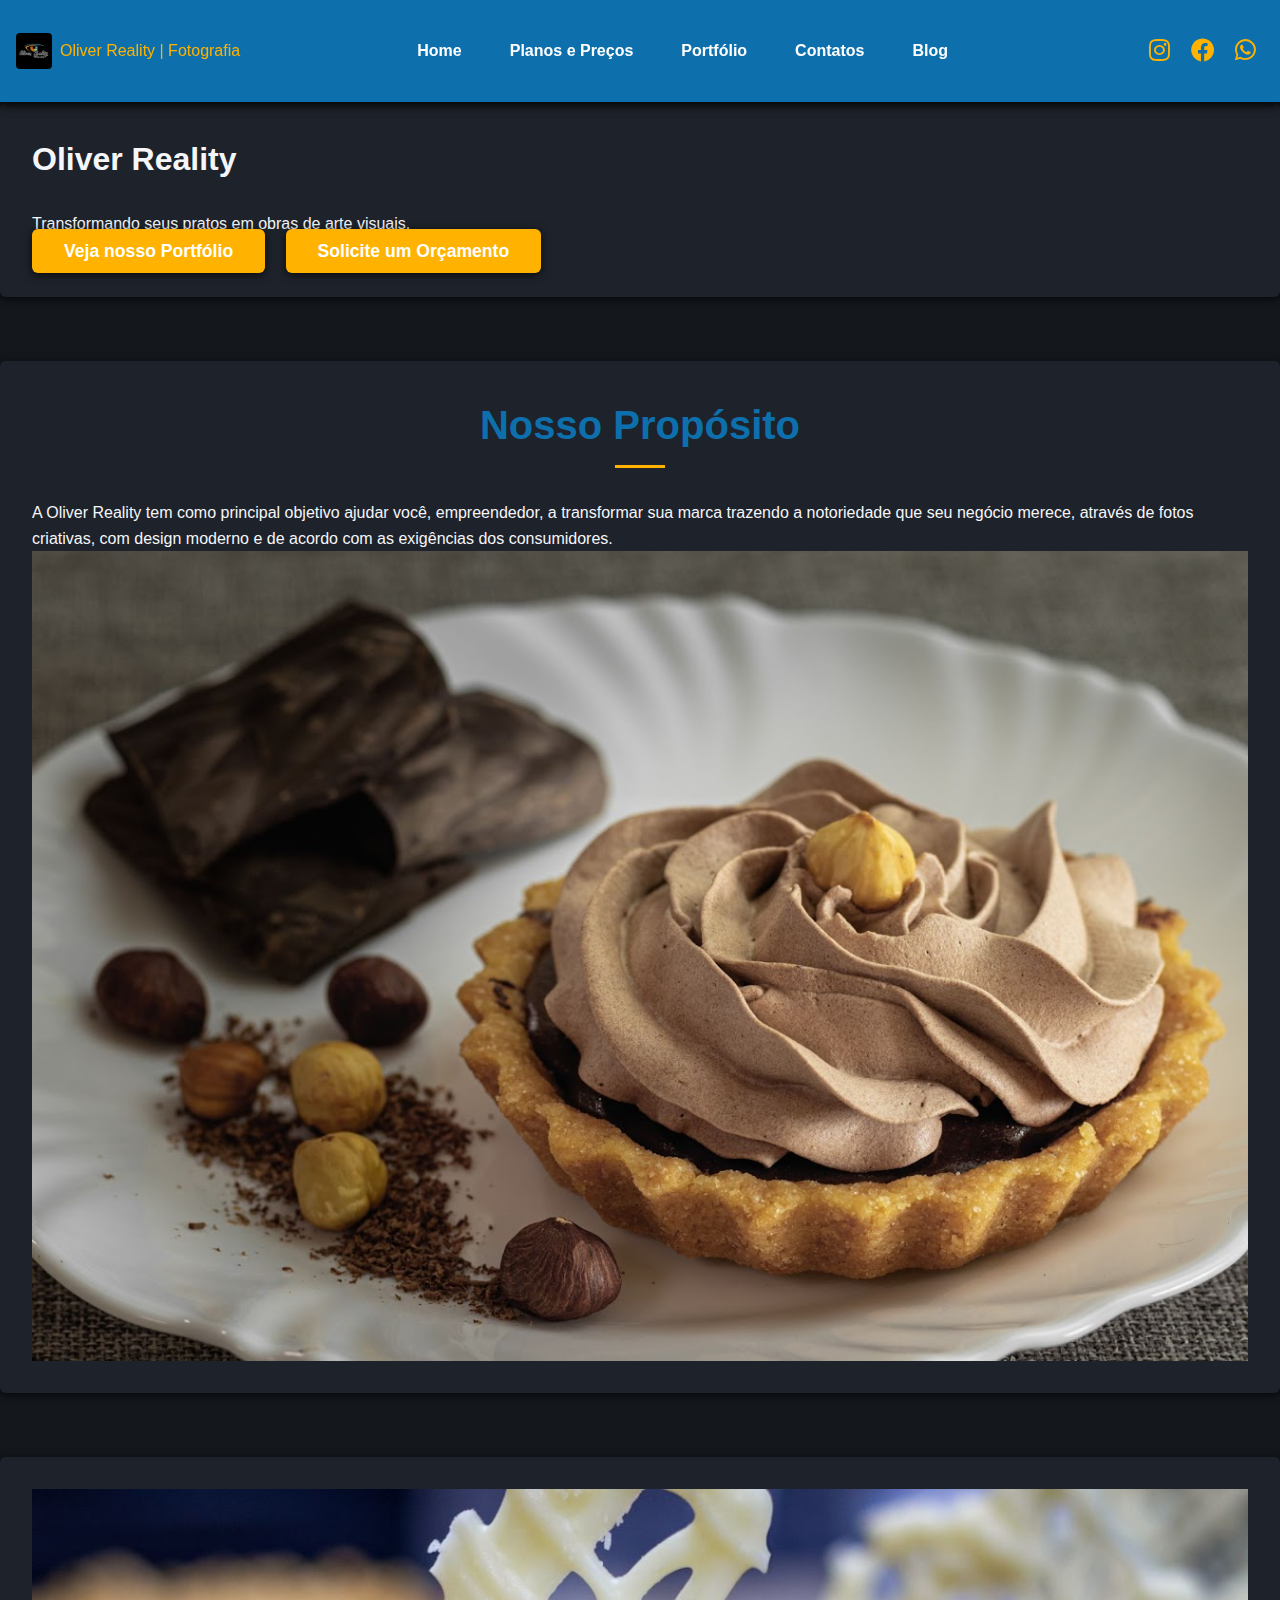
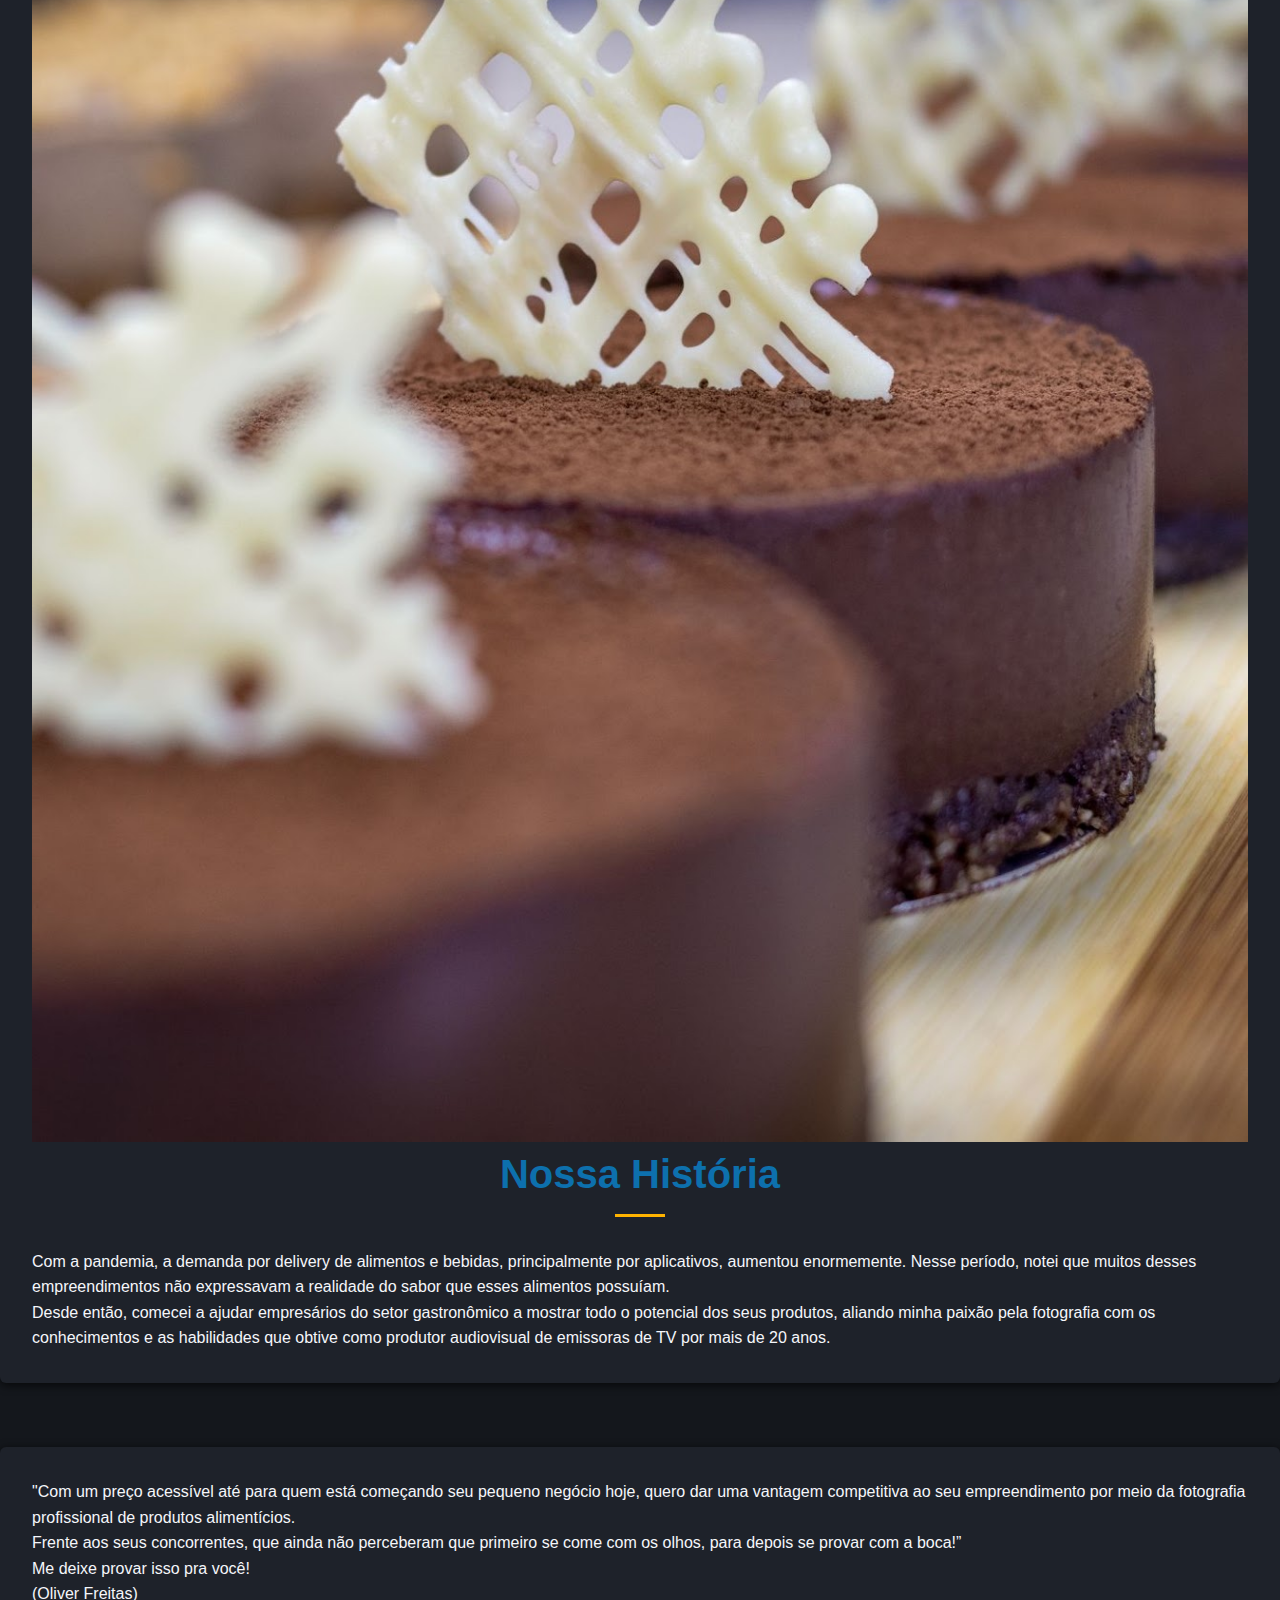
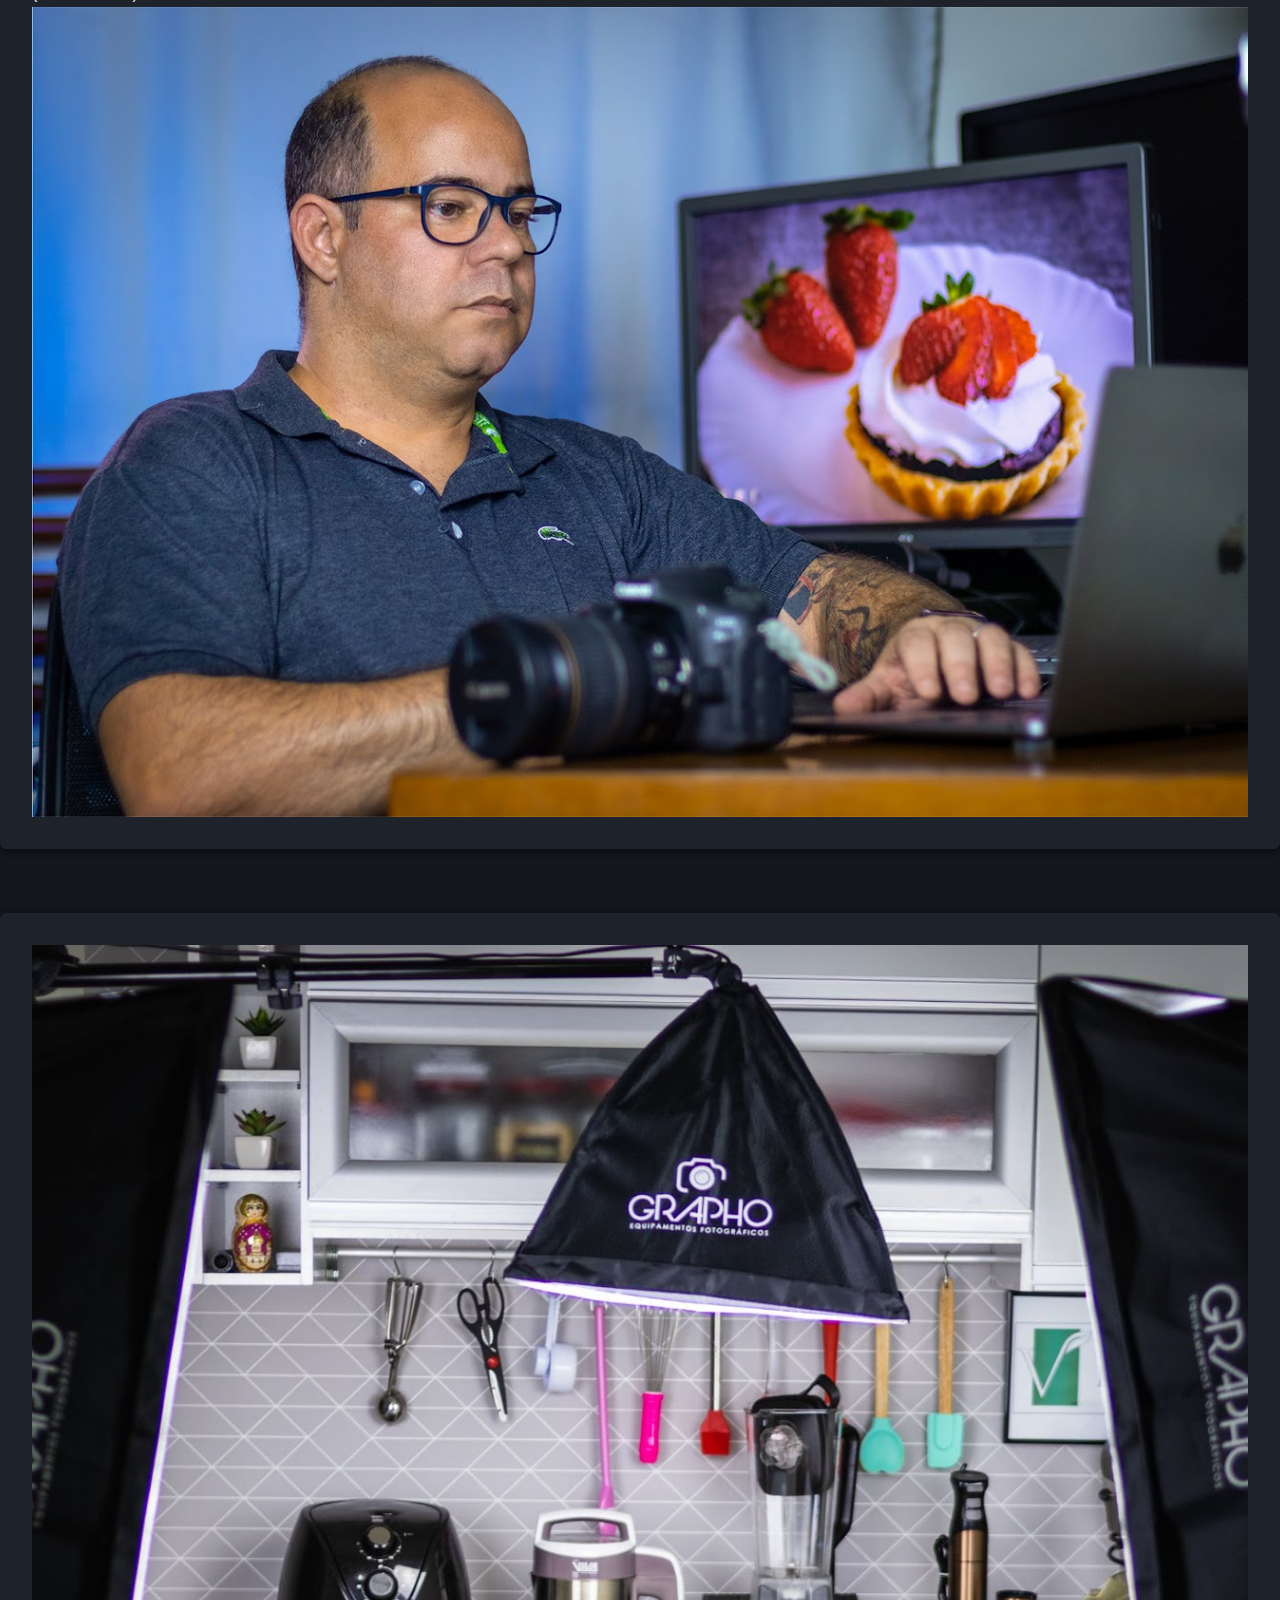
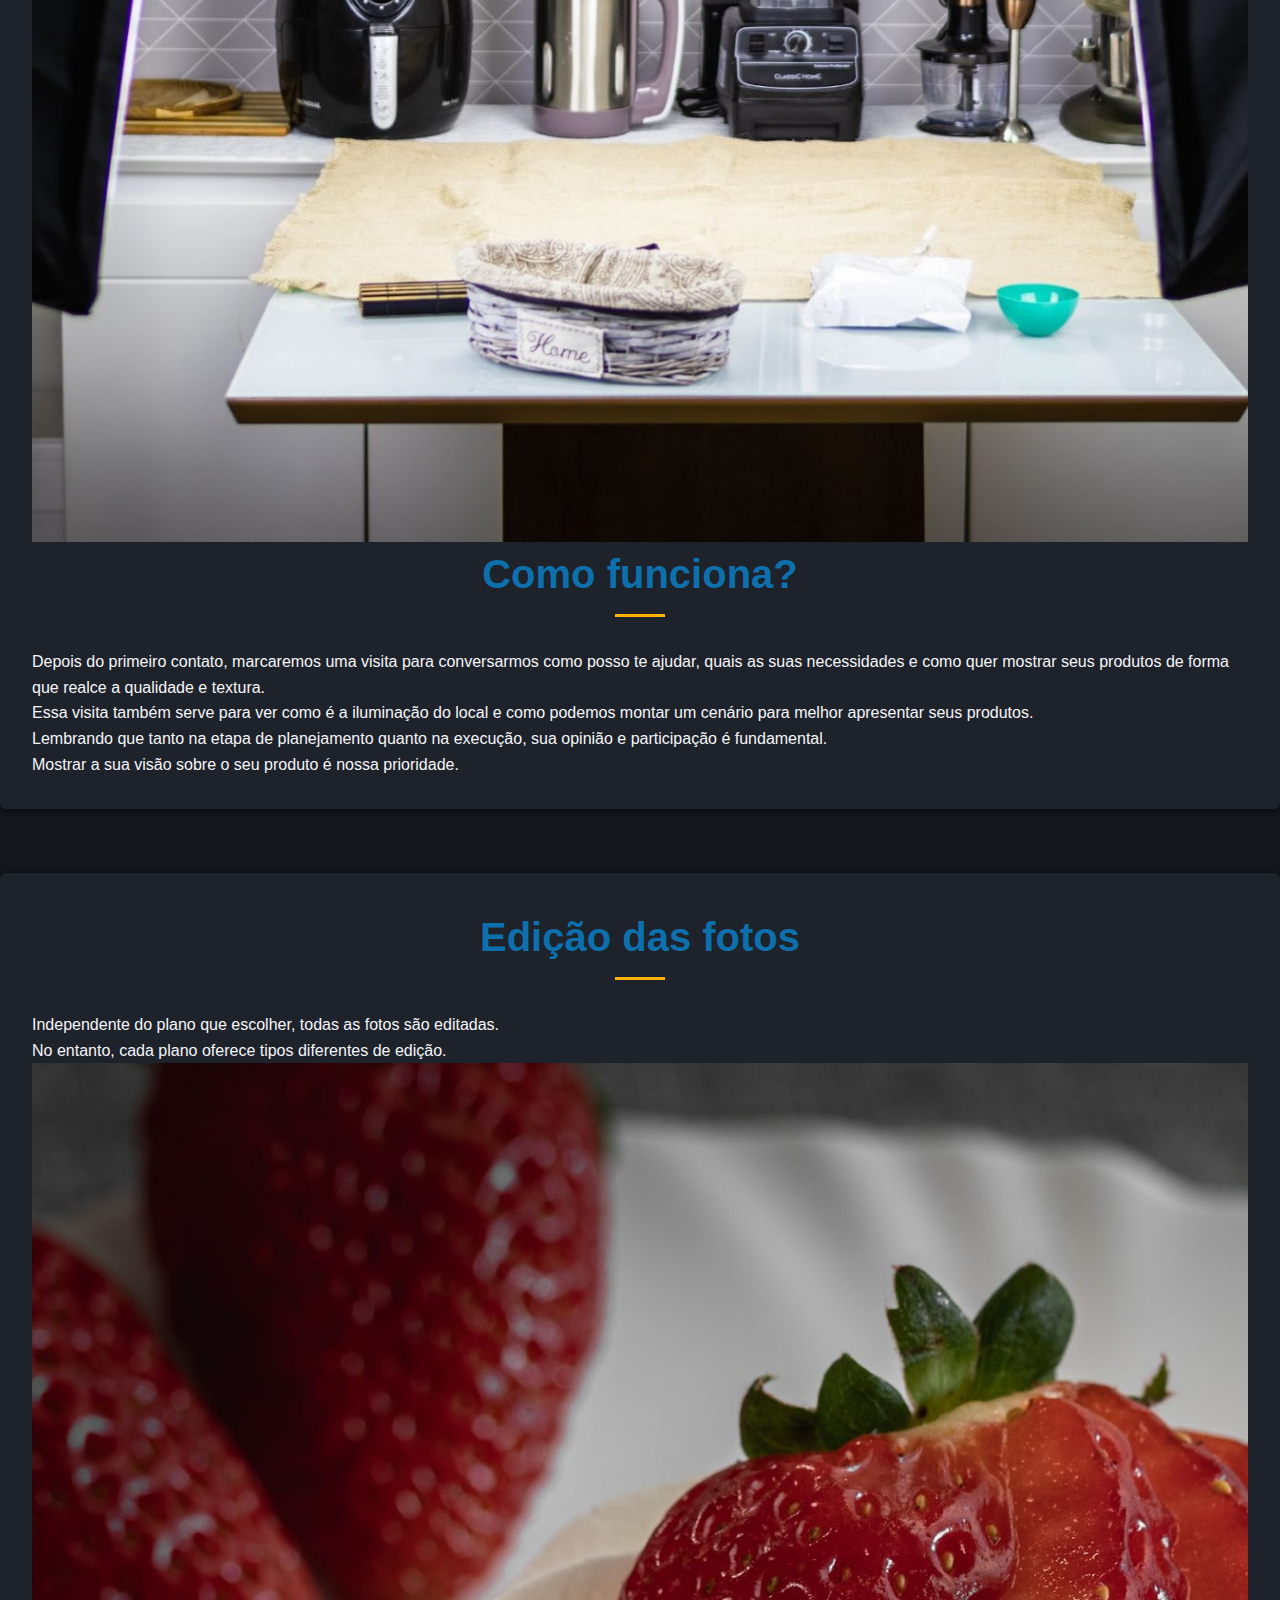
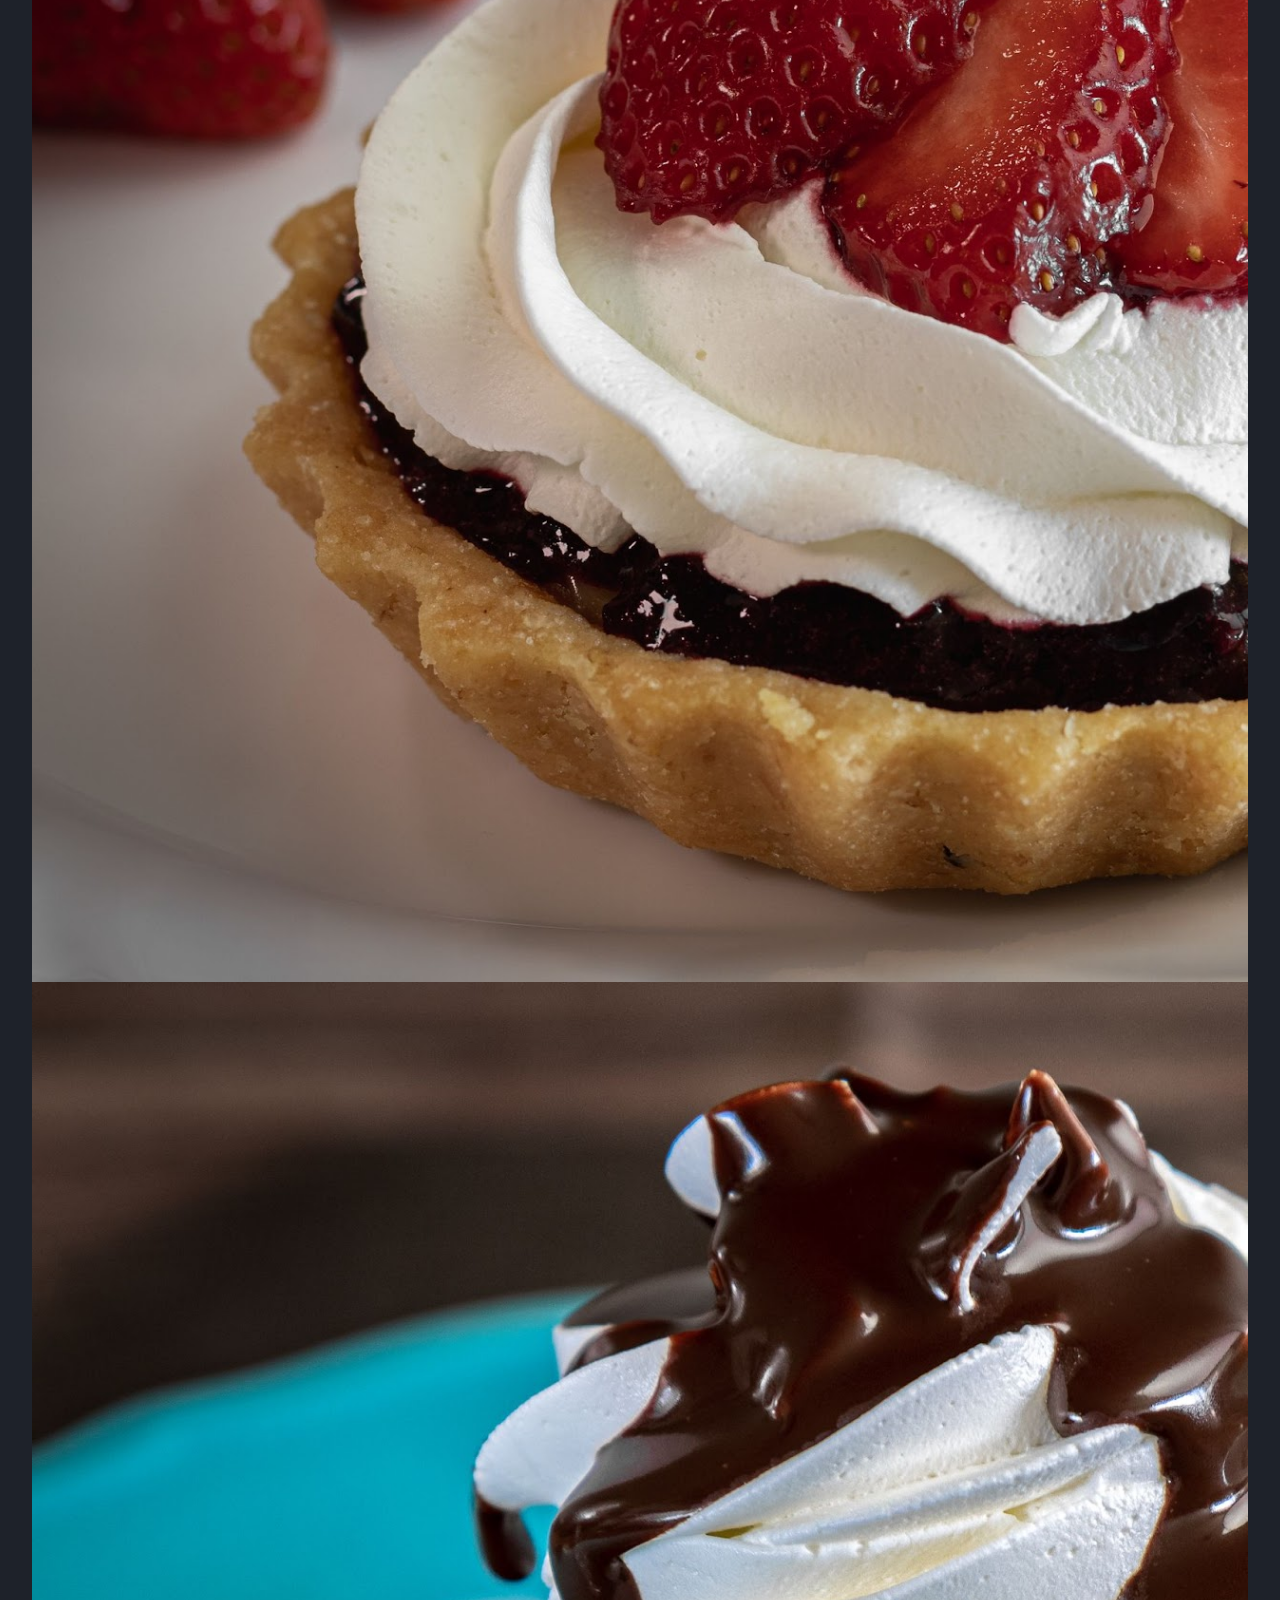
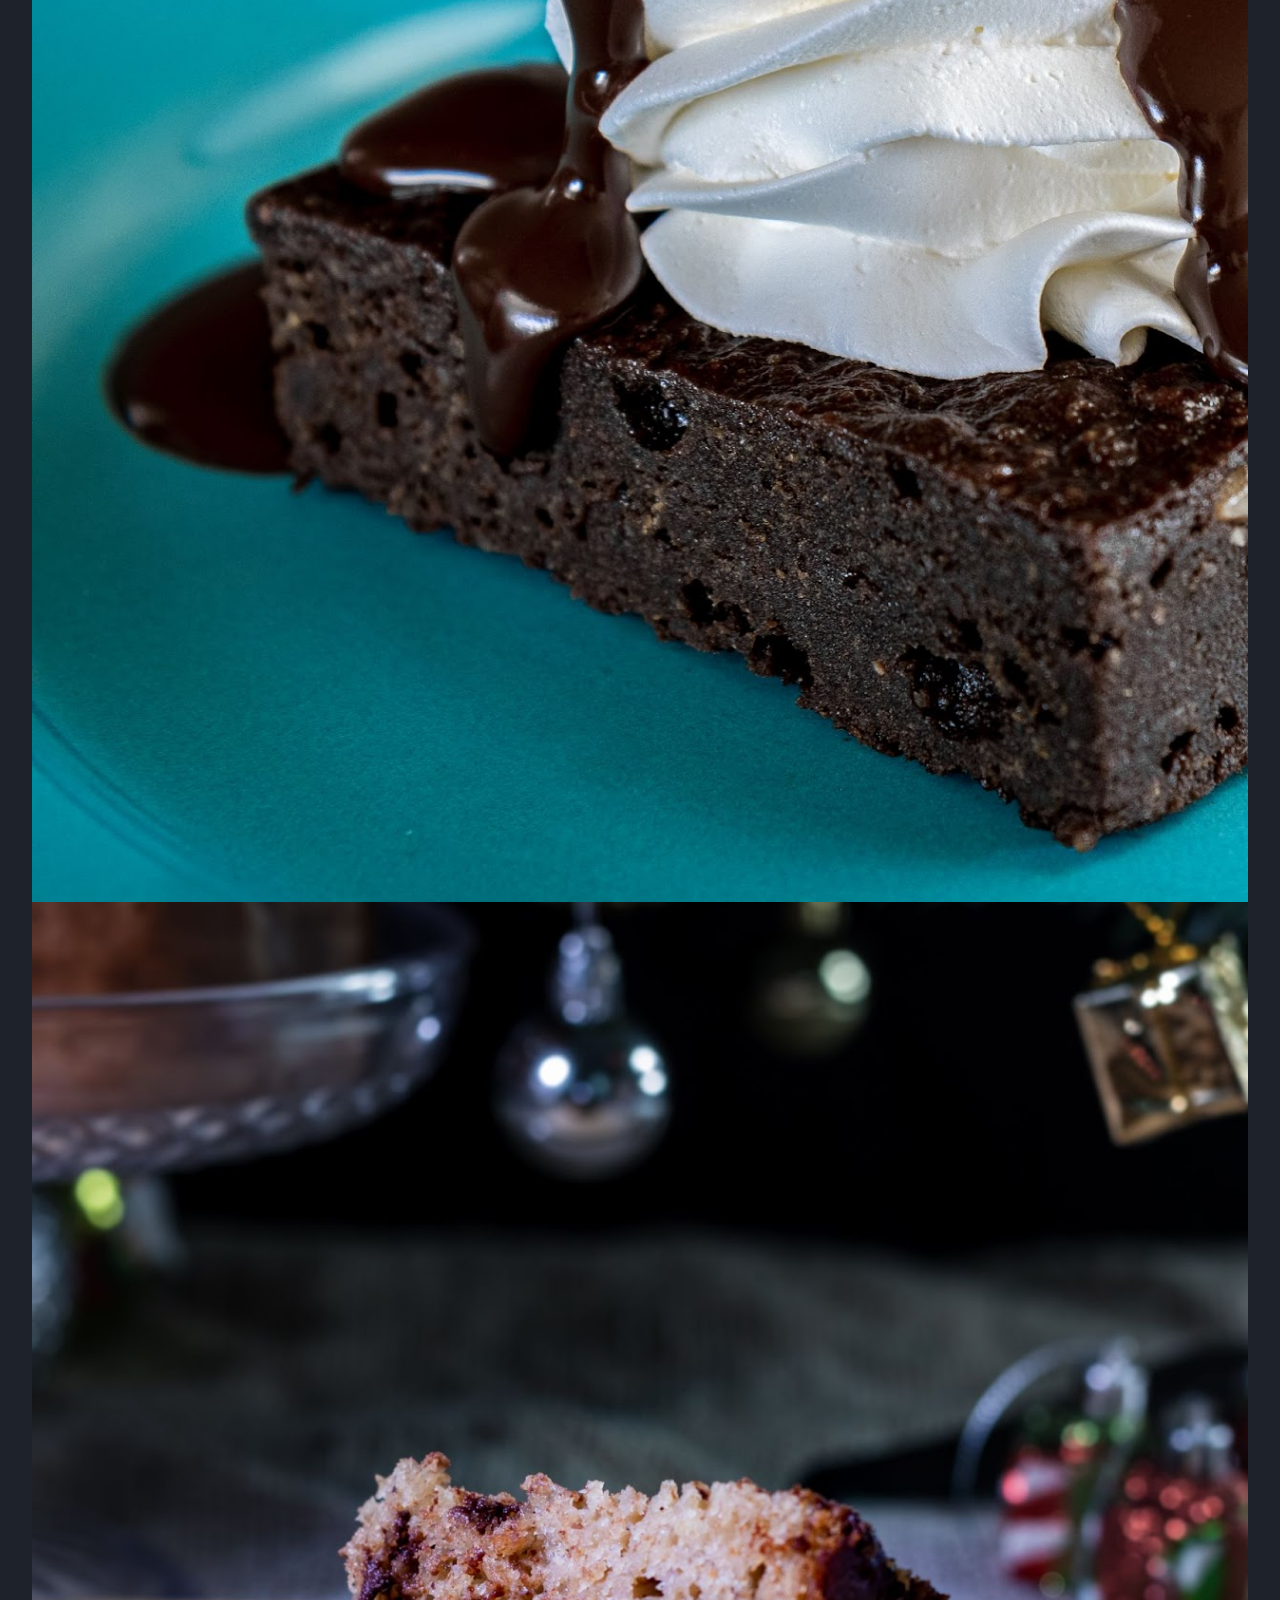
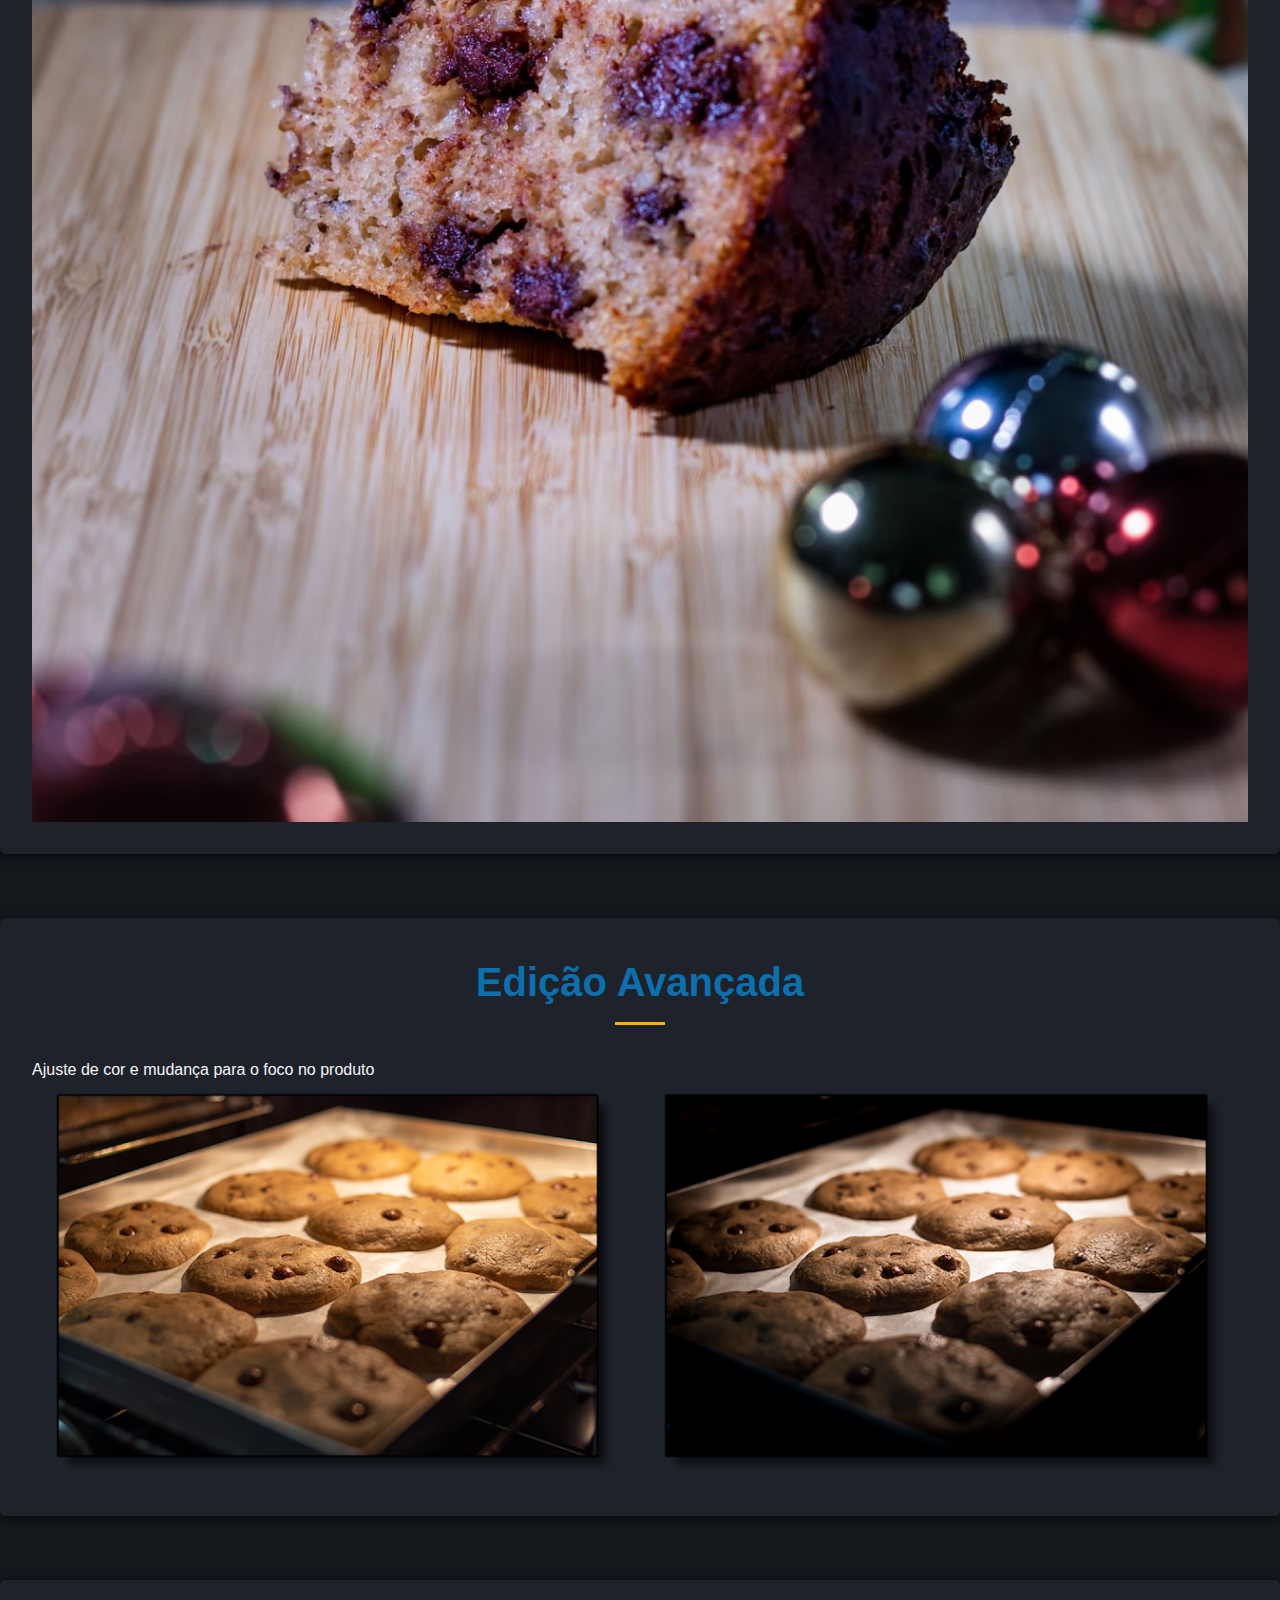
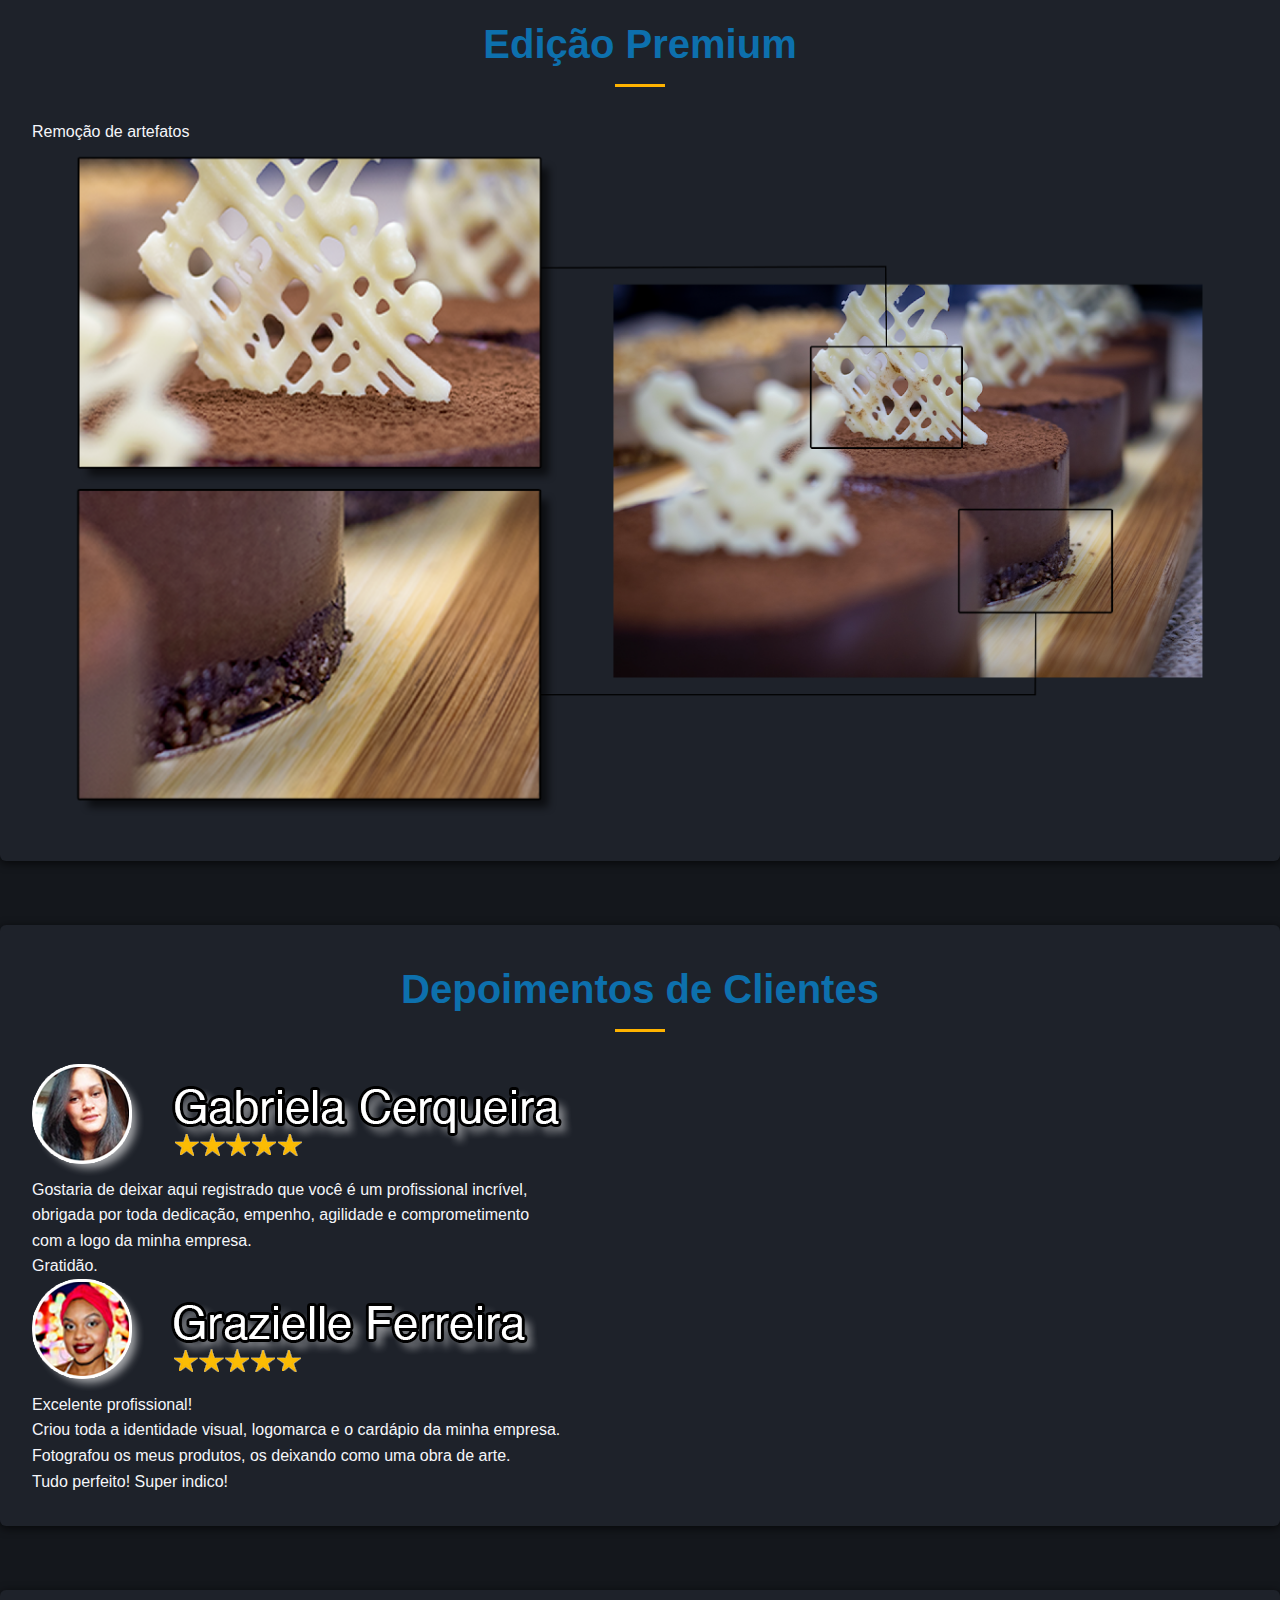
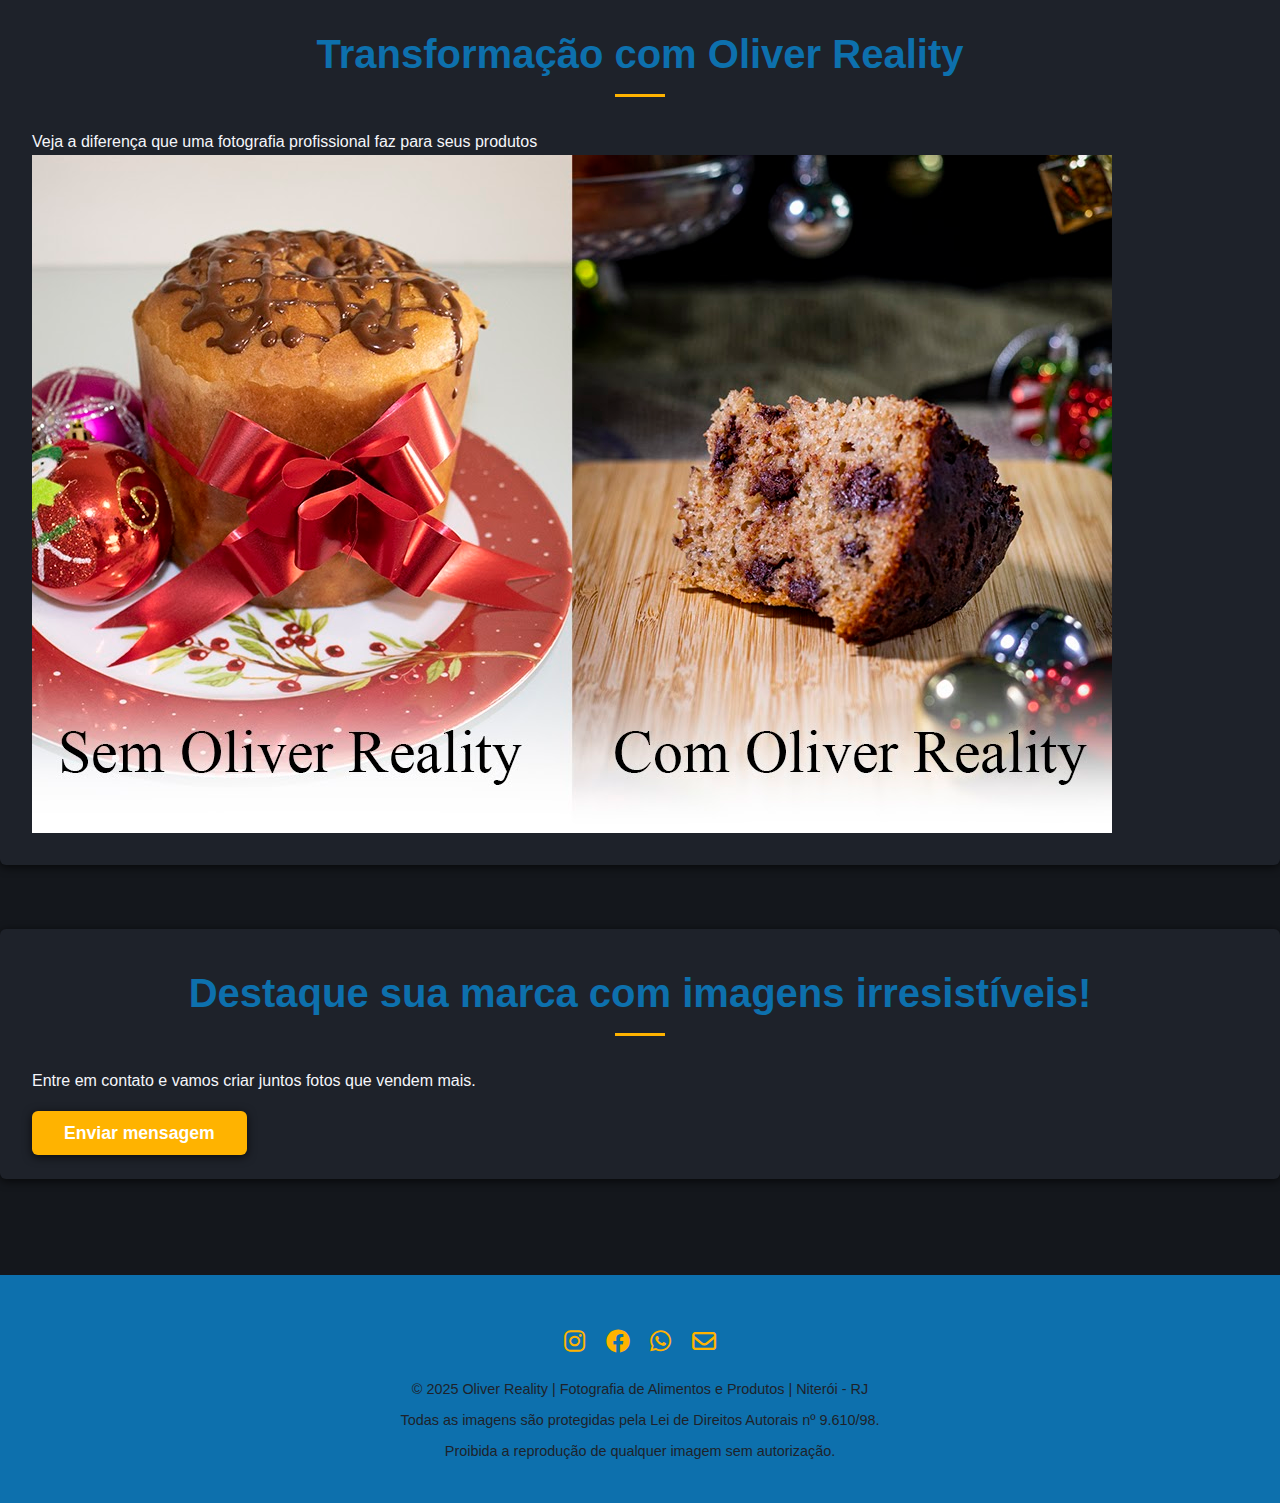
<file: index.html>
<!DOCTYPE html>
<html lang="pt-br">

<head>
    <!-- Metadados básicos do documento -->
    <meta charset="UTF-8">
    <meta name="viewport" content="width=device-width, initial-scale=1.0">
    <title>Oliver Reality | Fotografia de Alimentos</title>

    <!-- Descrição e palavras-chave para SEO -->
    <meta name="description"
        content="Fotografia profissional de alimentos e produtos em Niterói e região. Destaque seu negócio com imagens de alta qualidade. Veja nosso portfólio!">
    <meta name="keywords"
        content="fotografia de alimentos, fotografia profissional, fotos de comida, Oliver Reality, Niterói, fotografia de produtos, portfólio, ensaio fotográfico">

    <!-- Metadados para compartilhamento em redes sociais (Open Graph) -->
    <meta property="og:title" content="Oliver Reality | Fotografia de Alimentos">
    <meta property="og:description"
        content="Transforme seus pratos em obras de arte visuais. Fotografia profissional para restaurantes, chefs e marcas.">
    <meta property="og:type" content="website">
    <meta property="og:url" content="https://www.oliverreality.com/">
    <meta property="og:image" content="images/portfolio1.jpg">

    <!-- URL canônica para SEO -->
    <link rel="canonical" href="https://www.oliverreality.com/">

    <!-- Importa o CSS principal do site -->
    <link rel="stylesheet" href="style.css">

    <!-- Importa ícones do Font Awesome para uso de ícones sociais e menu -->
    <link rel="stylesheet" href="https://cdnjs.cloudflare.com/ajax/libs/font-awesome/6.0.0-beta3/css/all.min.css">

    <!-- Ícone do site (favicon) -->
    <link rel="icon" type="image/jpeg" href="images/logo.jpg">
    <link rel="apple-touch-icon" href="images/logo.jpg">

    <!-- Google Analytics (rastreamento de visitas) -->
    <script async src="https://www.googletagmanager.com/gtag/js?id=G-T5NTMZQT9E"></script>
    <script>
        window.dataLayer = window.dataLayer || [];
        function gtag() { dataLayer.push(arguments); }
        gtag('js', new Date());
        gtag('config', 'G-T5NTMZQT9E');
    </script>

    <!-- Dados estruturados para SEO local (Google) -->
    <script type="application/ld+json">
    {
      "@context": "https://schema.org",
      "@type": "LocalBusiness",
      "name": "Oliver Reality",
      "image": "https://www.oliverreality.com/images/logo.jpg",
      "@id": "https://www.oliverreality.com/",
      "url": "https://www.oliverreality.com/",
      "telephone": "+5521967433336",
      "address": {
        "@type": "PostalAddress",
        "addressLocality": "Niterói",
        "addressRegion": "RJ",
        "addressCountry": "BR"
      },
      "sameAs": [
        "https://instagram.com/oliver.reality",
        "https://facebook.com/oliverreality",
        "https://wa.me/5521967433336"
      ]
    }
    </script>

    <!-- Google AdSense: ativa anúncios automáticos -->
    <script async src="https://pagead2.googlesyndication.com/pagead/js/adsbygoogle.js?client=ca-pub-9256079067438327"
     crossorigin="anonymous"></script>
</head>

<body>
    <!-- Início do cabeçalho e navegação principal -->
    <header>
        <nav>
            <!-- Botão do menu hambúrguer para mobile -->
            <button class="menu-toggle" aria-label="Abrir menu de navegação" tabindex="0"><i
                    class="fas fa-bars"></i></button>

            <!-- Logo e nome do site -->
            <a href="index.html" class="logo"><img src="images/logo.jpg" alt="Logo Oliver Reality" loading="lazy" />
                Oliver Reality | Fotografia</a>

            <!-- Menu de navegação principal -->
            <ul>
                <li><a href="index.html">Home</a></li>
                <li><a href="planoseprecos.html">Planos e Preços</a></li>
                <li><a href="portfolio.html">Portfólio</a></li>
                <li><a href="contatos.html">Contatos</a></li>
                <li><a href="blog.html">Blog</a></li>
            </ul>

            <!-- Ícones de redes sociais no cabeçalho -->
            <div class="social-footer" style="margin-left:1rem;">
                <a href="https://instagram.com/oliver.reality" target="_blank" aria-label="Instagram Oliver Reality"><i
                        class="fab fa-instagram"></i></a>
                <a href="https://facebook.com/oliverreality" target="_blank" aria-label="Facebook Oliver Reality"><i
                        class="fab fa-facebook"></i></a>
                <a href="https://wa.me/5521967433336" target="_blank" aria-label="WhatsApp Oliver Reality"><i
                        class="fab fa-whatsapp"></i></a>
            </div>
        </nav>
    </header>

    <main>
        <!-- Seção principal de destaque (hero) -->
        <section id="hero">
            <div class="hero-content">
                <h1>Oliver Reality</h1>
                <br>
                <p>Transformando seus pratos em obras de arte visuais.</p>

                <!-- Botão para portfólio -->
                <a href="portfolio.html" class="btn">Veja nosso Portfólio</a>

                <!-- Botão para orçamento -->
                <a href="contatos.html" class="btn" style="margin-left:1rem;">Solicite um Orçamento</a>
            </div>
        </section>

        <!-- Seção sobre o propósito da empresa -->
        <section id="proposito" class="flex-section">
            <div class="flex-text">
                <h2>Nosso Propósito</h2>
                <p>A Oliver Reality tem como principal objetivo ajudar você, empreendedor, a transformar sua marca
                    trazendo a notoriedade que seu negócio merece, através de fotos criativas, com design moderno e de
                    acordo com as exigências dos consumidores.</p>
            </div>

            <!-- Imagem ilustrativa da equipe -->
            <img src="images/IMG_6741.jpg" alt="Equipe Oliver Reality em ação" class="flex-image" loading="lazy">
        </section>

        <!-- Seção contando a história da empresa -->
        <section id="historia" class="flex-section">
            <img src="images/edicao-04.jpg" alt="Fotografia autoral - Oliver Reality" class="flex-image" loading="lazy">
            <div class="flex-text">
                <h2>Nossa História</h2>
                <p>Com a pandemia, a demanda por delivery de alimentos e bebidas, principalmente por aplicativos,
                    aumentou enormemente. Nesse período, notei que muitos desses empreendimentos não expressavam a
                    realidade do sabor que esses alimentos possuíam.</p>
                <p>Desde então, comecei a ajudar empresários do setor gastronômico a mostrar todo o potencial dos seus
                    produtos, aliando minha paixão pela fotografia com os conhecimentos e as habilidades que obtive como
                    produtor audiovisual de emissoras de TV por mais de 20 anos.</p>
            </div>
        </section>

        <!-- Seção com depoimento pessoal do fotógrafo -->
        <section id="historia2" class="historia2-flex">
            <div class="historia2-texto">
                <p>"Com um preço acessível até para quem está começando seu pequeno negócio hoje, quero dar uma vantagem
                    competitiva ao seu empreendimento por meio da fotografia profissional de produtos alimentícios.</p>
                <p>Frente aos seus concorrentes, que ainda não perceberam que primeiro se come com os olhos, para depois
                    se provar com a boca!”</p>
                <p>Me deixe provar isso pra você!</p>
                <p>(Oliver Freitas)</p>
            </div>

            <!-- Foto do fotógrafo -->
            <img src="images/Oliver.jpg" alt="Oliver Freitas - Fotógrafo" class="historia2-img" loading="lazy">
        </section>

        <!-- Seção explicando o processo de trabalho -->
        <section id="como-funciona" class="flex-section">
            <img src="images/IMG_6735.jpg" alt="Oliver Reality em visita técnica" class="flex-image" loading="lazy">
            <div class="flex-text">
                <h2>Como funciona?</h2>
                <p>Depois do primeiro contato, marcaremos uma visita para conversarmos como posso te ajudar, quais as
                    suas necessidades e como quer mostrar seus produtos de forma que realce a qualidade e textura.</p>
                <p>Essa visita também serve para ver como é a iluminação do local e como podemos montar um cenário para
                    melhor apresentar seus produtos.</p>
                <p>Lembrando que tanto na etapa de planejamento quanto na execução, sua opinião e participação é
                    fundamental.</p>
                <p>Mostrar a sua visão sobre o seu produto é nossa prioridade.</p>
            </div>
        </section>

        <!-- Seção sobre edição das fotos -->
        <section id="edicao-fotos" class="edicao-fotos-section">
            <h2>Edição das fotos</h2>
            <p>Independente do plano que escolher, todas as fotos são editadas.<br>
                No entanto, cada plano oferece tipos diferentes de edição.</p>
            <div class="edicao-fotos-galeria">

                <!-- Exemplos de fotos editadas -->
                <img src="images/IMG_6737-2.jpg" alt="Exemplo de edição 1" loading="lazy">
                <img src="images/IMG_5435-HDR-Edit-2.jpg" alt="Exemplo de edição 2" loading="lazy">
                <img src="images/IMG_0003-2.jpg" alt="Exemplo de edição 3" loading="lazy">
            </div>
        </section>

        <!-- Seção sobre edição avançada -->
        <section id="edicao-avancada" class="edicao-section">
            <h2>Edição Avançada</h2>
            <p>Ajuste de cor e mudança para o foco no produto</p>

            <!-- Imagem de exemplo de edição avançada -->
            <img src="images/Edicao-Avancada.png" alt="Exemplo de Edição Avançada" class="edicao-image" loading="lazy">
        </section>

        <!-- Seção sobre edição premium -->
        <section id="edicao-premium" class="edicao-section">
            <h2>Edição Premium</h2>
            <p>Remoção de artefatos</p>

            <!-- Imagem de exemplo de edição premium -->
            <img src="images/Edição-Premium.png" alt="Exemplo de Edição Premium" class="edicao-image" loading="lazy">
        </section>

        <!-- Seção de depoimentos de clientes -->
        <section id="depoimentos-clientes" class="depoimentos-clientes-section">
            <h2>Depoimentos de Clientes</h2>
            <div class="depoimentos-clientes-grid">
                <div class="depoimento-item">

                    <!-- Foto do cliente 1 -->
                    <img src="images/Layer-1.png" alt="Cliente 1" class="depoimento-img" loading="lazy">
                    <blockquote>
                        <p>Gostaria de deixar aqui registrado que você é um profissional incrível,<br>
                            obrigada por toda dedicação, empenho, agilidade e comprometimento<br>
                            com a logo da minha empresa.<br>
                            Gratidão.</p>
                    </blockquote>
                </div>
                <div class="depoimento-item">

                    <!-- Foto do cliente 2 -->
                    <img src="images/Layer-2.png" alt="Cliente 2" class="depoimento-img" loading="lazy">
                    <blockquote>
                        <p>Excelente profissional!<br>
                            Criou toda a identidade visual, logomarca e o cardápio da minha empresa.<br>
                            Fotografou os meus produtos, os deixando como uma obra de arte.<br>
                            Tudo perfeito! Super indico!</p>
                    </blockquote>
                </div>
            </div>
        </section>

        <!-- Seção Antes e Depois -->
        <section id="antes-depois" class="edicao-section">
            <h2>Transformação com Oliver Reality</h2>
            <p>Veja a diferença que uma fotografia profissional faz para seus produtos</p>

            <!-- Imagem de antes e depois -->
            <img src="images/antes-depois.jpg" alt="Antes e depois: fotografia de alimentos com Oliver Reality"
                class="edicao-image" loading="lazy">
        </section>
    </main>

    <!-- Chamada para ação (CTA) para contato -->
    <section class="portfolio-cta">
        <div class="cta-content">
            <h2>Destaque sua marca com imagens irresistíveis!</h2>
            <p>Entre em contato e vamos criar juntos fotos que vendem mais.</p>
            <br>
            <a href="contatos.html" class="btn btn-cta">Enviar mensagem</a>
        </div>
    </section>

    <!-- Rodapé do site com redes sociais e informações legais -->
    <footer>
        <div class="social-footer">
            <a href="https://instagram.com/oliver.reality" target="_blank" aria-label="Instagram Oliver Reality"><i
                    class="fab fa-instagram"></i></a>
            <a href="https://facebook.com/oliverreality" target="_blank" aria-label="Facebook Oliver Reality"><i
                    class="fab fa-facebook"></i></a>
            <a href="https://wa.me/5521967433336" target="_blank" aria-label="WhatsApp Oliver Reality"><i
                    class="fab fa-whatsapp"></i></a>
            <a href="mailto:oliverrealityfoto@gmail.com" aria-label="E-mail Oliver Reality"><i
                    class="far fa-envelope"></i></a>
        </div>
        <p>&copy; 2025 Oliver Reality | Fotografia de Alimentos e Produtos | Niterói - RJ</p>
        <p>Todas as imagens são protegidas pela Lei de Direitos Autorais nº 9.610/98.</p>
        <p>Proibida a reprodução de qualquer imagem sem autorização.</p>
    </footer>

    <!-- Script para funcionamento do menu mobile -->
    <script>
        // Menu hambúrguer para mobile
        const menuToggle = document.querySelector('.menu-toggle');
        const navUl = document.querySelector('header nav ul');
        menuToggle.addEventListener('click', () => {
            navUl.classList.toggle('open');
        });
        menuToggle.addEventListener('keydown', (e) => {
            if (e.key === 'Enter' || e.key === ' ') {
                navUl.classList.toggle('open');
            }
        });
        // Fecha menu ao clicar fora
        document.addEventListener('click', function (e) {
            if (!navUl.contains(e.target) && !menuToggle.contains(e.target)) {
                navUl.classList.remove('open');
            }
        });
    </script>
</body>

</html>
</file>
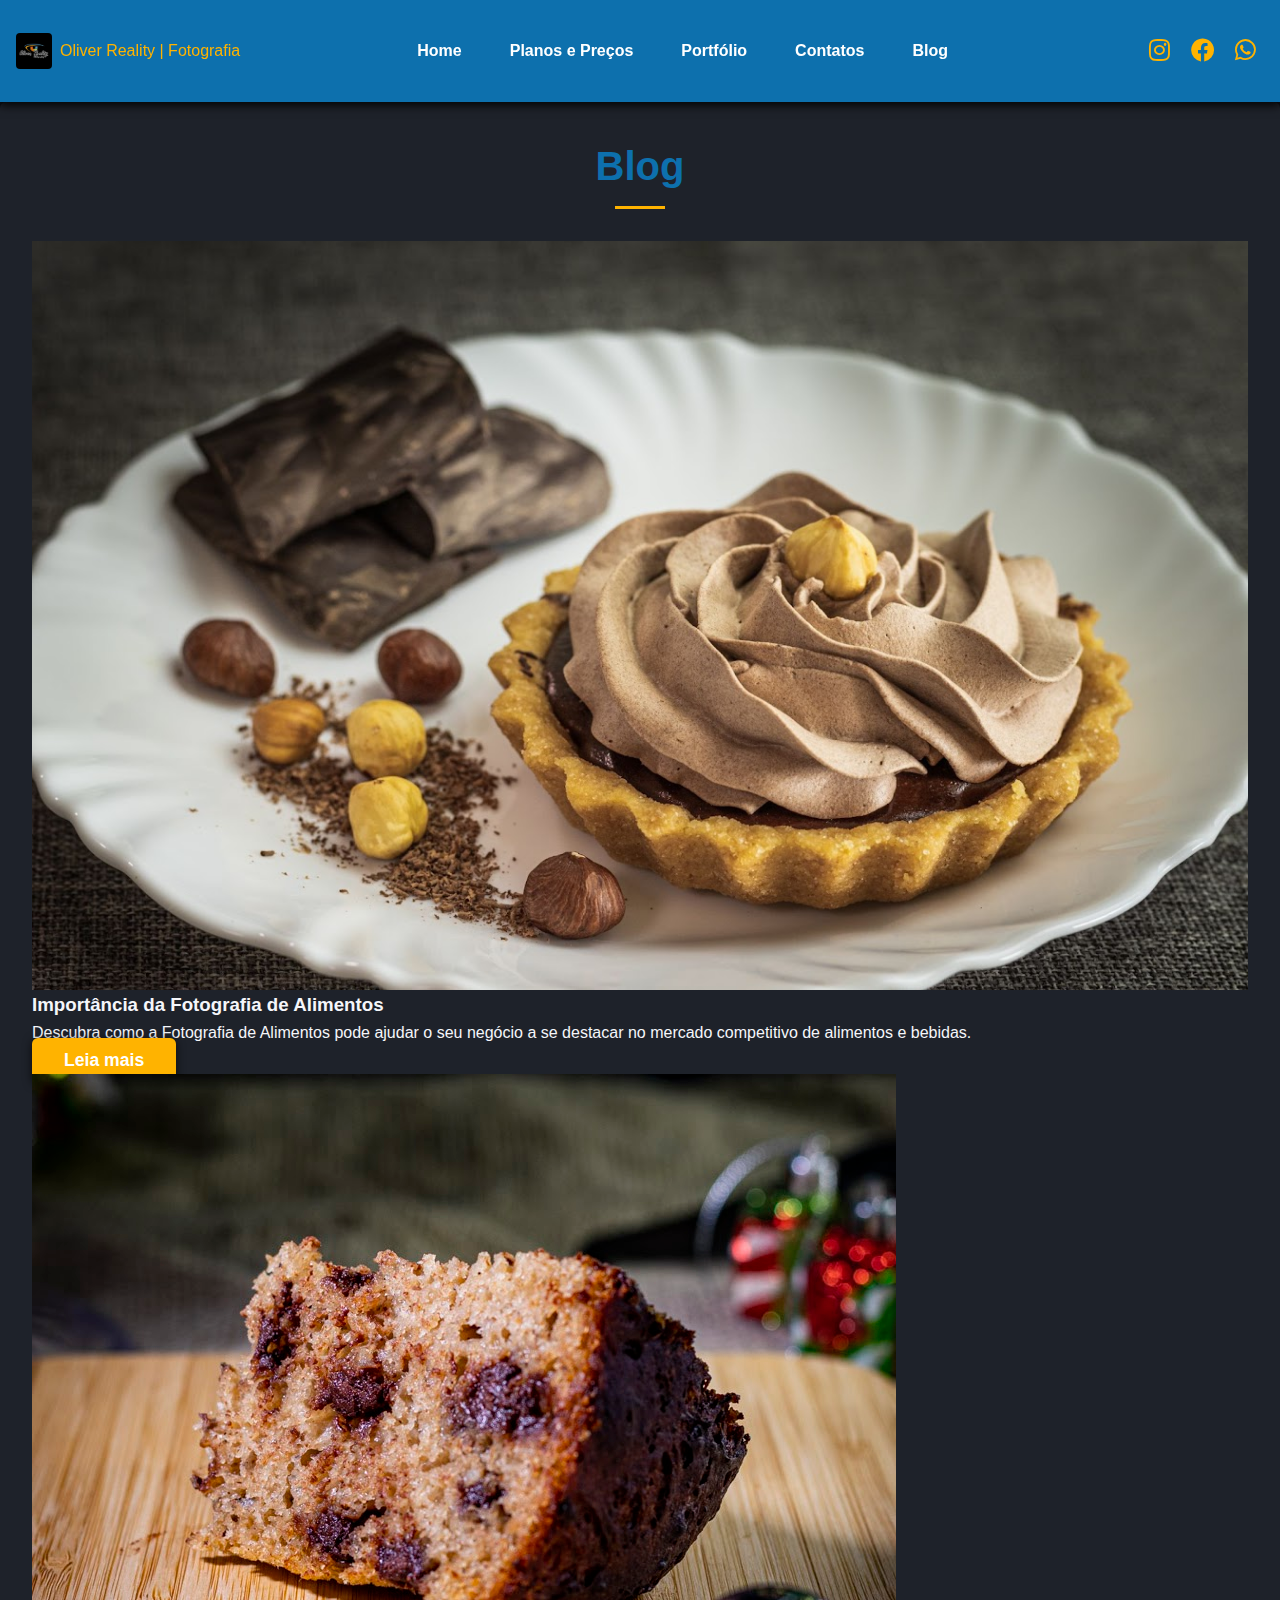
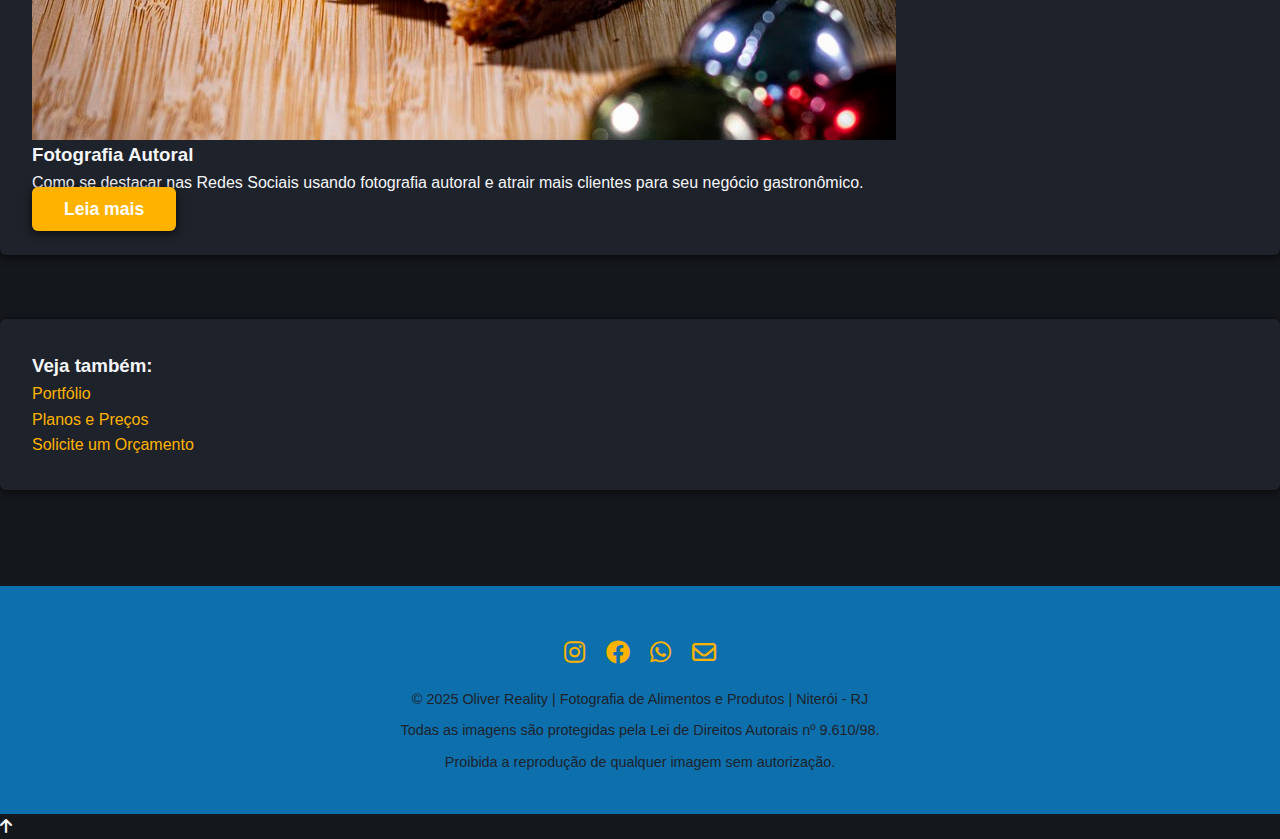
<file: blog.html>
<!DOCTYPE html>
<html lang="pt-br">

<head>
    <!-- Metadados básicos da página do blog -->
    <meta charset="UTF-8">
    <meta name="viewport" content="width=device-width, initial-scale=1.0">
    <title>Oliver Reality | Blog</title>
    <!-- Descrição e palavras-chave para SEO -->
    <meta name="description" content="Dicas, novidades e inspirações sobre fotografia de alimentos e produtos. Confira o blog da Oliver Reality!">
    <meta name="keywords" content="blog, fotografia de alimentos, dicas de fotografia, Oliver Reality, Niterói, fotografia de produtos">
    <!-- Metadados para redes sociais (Open Graph) -->
    <meta property="og:title" content="Oliver Reality | Blog">
    <meta property="og:description" content="Conteúdo exclusivo sobre fotografia de alimentos, tendências e bastidores do trabalho da Oliver Reality.">
    <meta property="og:type" content="website">
    <meta property="og:url" content="https://www.oliverreality.com/blog.html">
    <meta property="og:image" content="images/portfolio1.jpg">
    <!-- URL canônica para SEO -->
    <link rel="canonical" href="https://www.oliverreality.com/blog.html">
    <!-- CSS principal -->
    <link rel="stylesheet" href="style.css">
    <!-- Font Awesome para ícones -->
    <link rel="stylesheet" href="https://cdnjs.cloudflare.com/ajax/libs/font-awesome/6.0.0-beta3/css/all.min.css">
    <!-- Favicon -->
    <link rel="icon" type="image/jpeg" href="images/logo.jpg">
    <link rel="apple-touch-icon" href="images/logo.jpg">
    <!-- Google Analytics (rastreamento de visitas) -->
    <script async src="https://www.googletagmanager.com/gtag/js?id=G-T5NTMZQT9E"></script>
    <script>
        window.dataLayer = window.dataLayer || [];
        function gtag() { dataLayer.push(arguments); }
        gtag('js', new Date());
        gtag('config', 'G-T5NTMZQT9E');
    </script>
    <!-- Dados estruturados para SEO local -->
    <script type="application/ld+json">
    {
      "@context": "https://schema.org",
      "@type": "LocalBusiness",
      "name": "Oliver Reality",
      "image": "https://www.oliverreality.com/images/logo.jpg",
      "@id": "https://www.oliverreality.com/blog.html",
      "url": "https://www.oliverreality.com/blog.html",
      "telephone": "+5521967433336",
      "address": {
        "@type": "PostalAddress",
        "addressLocality": "Niterói",
        "addressRegion": "RJ",
        "addressCountry": "BR"
      },
      "sameAs": [
        "https://instagram.com/oliver.reality",
        "https://facebook.com/oliverreality",
        "https://wa.me/5521967433336"
      ]
    }
    </script>
</head>

<body>
    <!-- Cabeçalho e navegação principal do blog -->
    <header>
        <nav>
            <!-- Botão do menu hambúrguer para mobile -->
            <button class="menu-toggle" aria-label="Abrir menu de navegação" tabindex="0"><i class="fas fa-bars"></i></button>
            <!-- Logo e nome do site -->
            <a href="index.html" class="logo"><img src="images/logo.jpg" alt="Logo Oliver Reality" loading="lazy" />
                Oliver Reality | Fotografia</a>
            <!-- Menu de navegação principal -->
            <ul>
                <li><a href="index.html">Home</a></li>
                <li><a href="planoseprecos.html">Planos e Preços</a></li>
                <li><a href="portfolio.html">Portfólio</a></li>
                <li><a href="contatos.html">Contatos</a></li>
                <li><a href="blog.html">Blog</a></li>
            </ul>
            <!-- Ícones de redes sociais no cabeçalho -->
            <div class="social-footer" style="margin-left:1rem;">
                <a href="https://instagram.com/oliver.reality" target="_blank" aria-label="Instagram Oliver Reality"><i class="fab fa-instagram"></i></a>
                <a href="https://facebook.com/oliverreality" target="_blank" aria-label="Facebook Oliver Reality"><i class="fab fa-facebook"></i></a>
                <a href="https://wa.me/5521967433336" target="_blank" aria-label="WhatsApp Oliver Reality"><i class="fab fa-whatsapp"></i></a>
            </div>
        </nav>
    </header>

    <main>
      <!-- Substituir a seção do blog por: -->
      <section id="blog">
          <h2>Blog</h2>
          <div class="blog-posts">
              <div class="blog-post">
                  <img src="images/blog/IMG_6743.JPG" alt="Importância da Fotografia de Alimentos">
                  <div class="blog-post-content">
                      <h3>Importância da Fotografia de Alimentos</h3>
                      <p>Descubra como a Fotografia de Alimentos pode ajudar o seu negócio a se destacar no mercado competitivo de alimentos e bebidas.</p>
                      <a href="blog001.html" class="btn">Leia mais</a>
                  </div>
              </div>
              <div class="blog-post">
                  <img src="images/blog/IMG_0003-2.jpg" alt="Fotografia Autoral para Redes Sociais">
                  <div class="blog-post-content">
                      <h3>Fotografia Autoral</h3>
                      <p>Como se destacar nas Redes Sociais usando fotografia autoral e atrair mais clientes para seu negócio gastronômico.</p>
                      <a href="blog002.html" class="btn">Leia mais</a>
                  </div>
              </div>
          </div>
      </section>

        <section class="blog-links-cta">
            <h3>Veja também:</h3>
            <ul>
                <li><a href="portfolio.html">Portfólio</a></li>
                <li><a href="planoseprecos.html">Planos e Preços</a></li>
                <li><a href="contatos.html">Solicite um Orçamento</a></li>
            </ul>
        </section>
    </main>

    <footer>
        <div class="social-footer">
            <a href="https://instagram.com/oliver.reality" target="_blank"><i class="fab fa-instagram"></i></a>
            <a href="https://facebook.com/oliverreality" target="_blank"><i class="fab fa-facebook"></i></a>
            <a href="https://wa.me/5521967433336" target="_blank"><i class="fab fa-whatsapp"></i></a>
            <a href="mailto:oliverrealityfoto@gmail.com"><i class="far fa-envelope"></i></a>
        </div>
        <p>&copy; 2025 Oliver Reality | Fotografia de Alimentos e Produtos | Niterói - RJ</p>
        <p>Todas as imagens são protegidas pela Lei de Direitos Autorais nº 9.610/98.</p>
        <p>Proibida a reprodução de qualquer imagem sem autorização.</p>
    </footer>

    <script src="script.js"></script>
    <script>
        // Menu hambúrguer para mobile
        const menuToggle = document.querySelector('.menu-toggle');
        const navUl = document.querySelector('header nav ul');
        menuToggle.addEventListener('click', () => {
            navUl.classList.toggle('open');
        });
        menuToggle.addEventListener('keydown', (e) => {
            if (e.key === 'Enter' || e.key === ' ') {
                navUl.classList.toggle('open');
            }
        });
    </script>
</body>

</html>
</file>
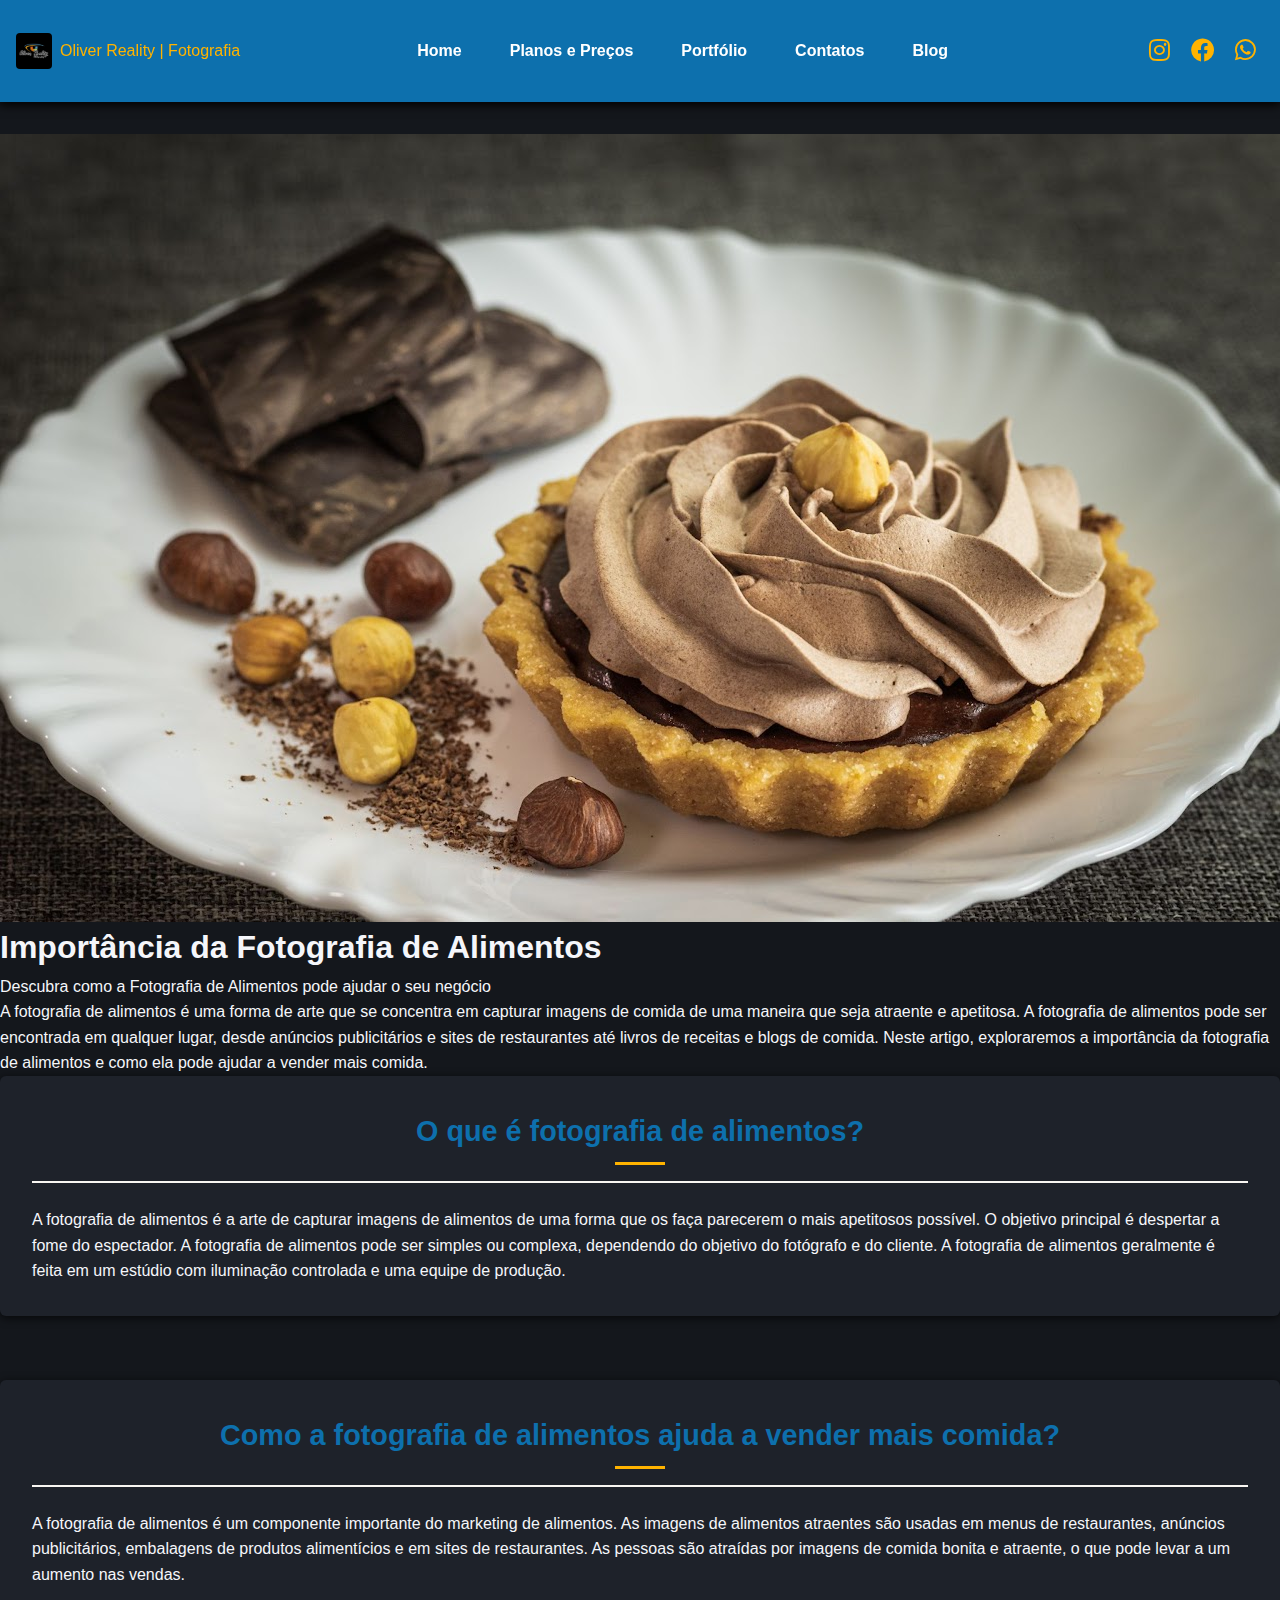
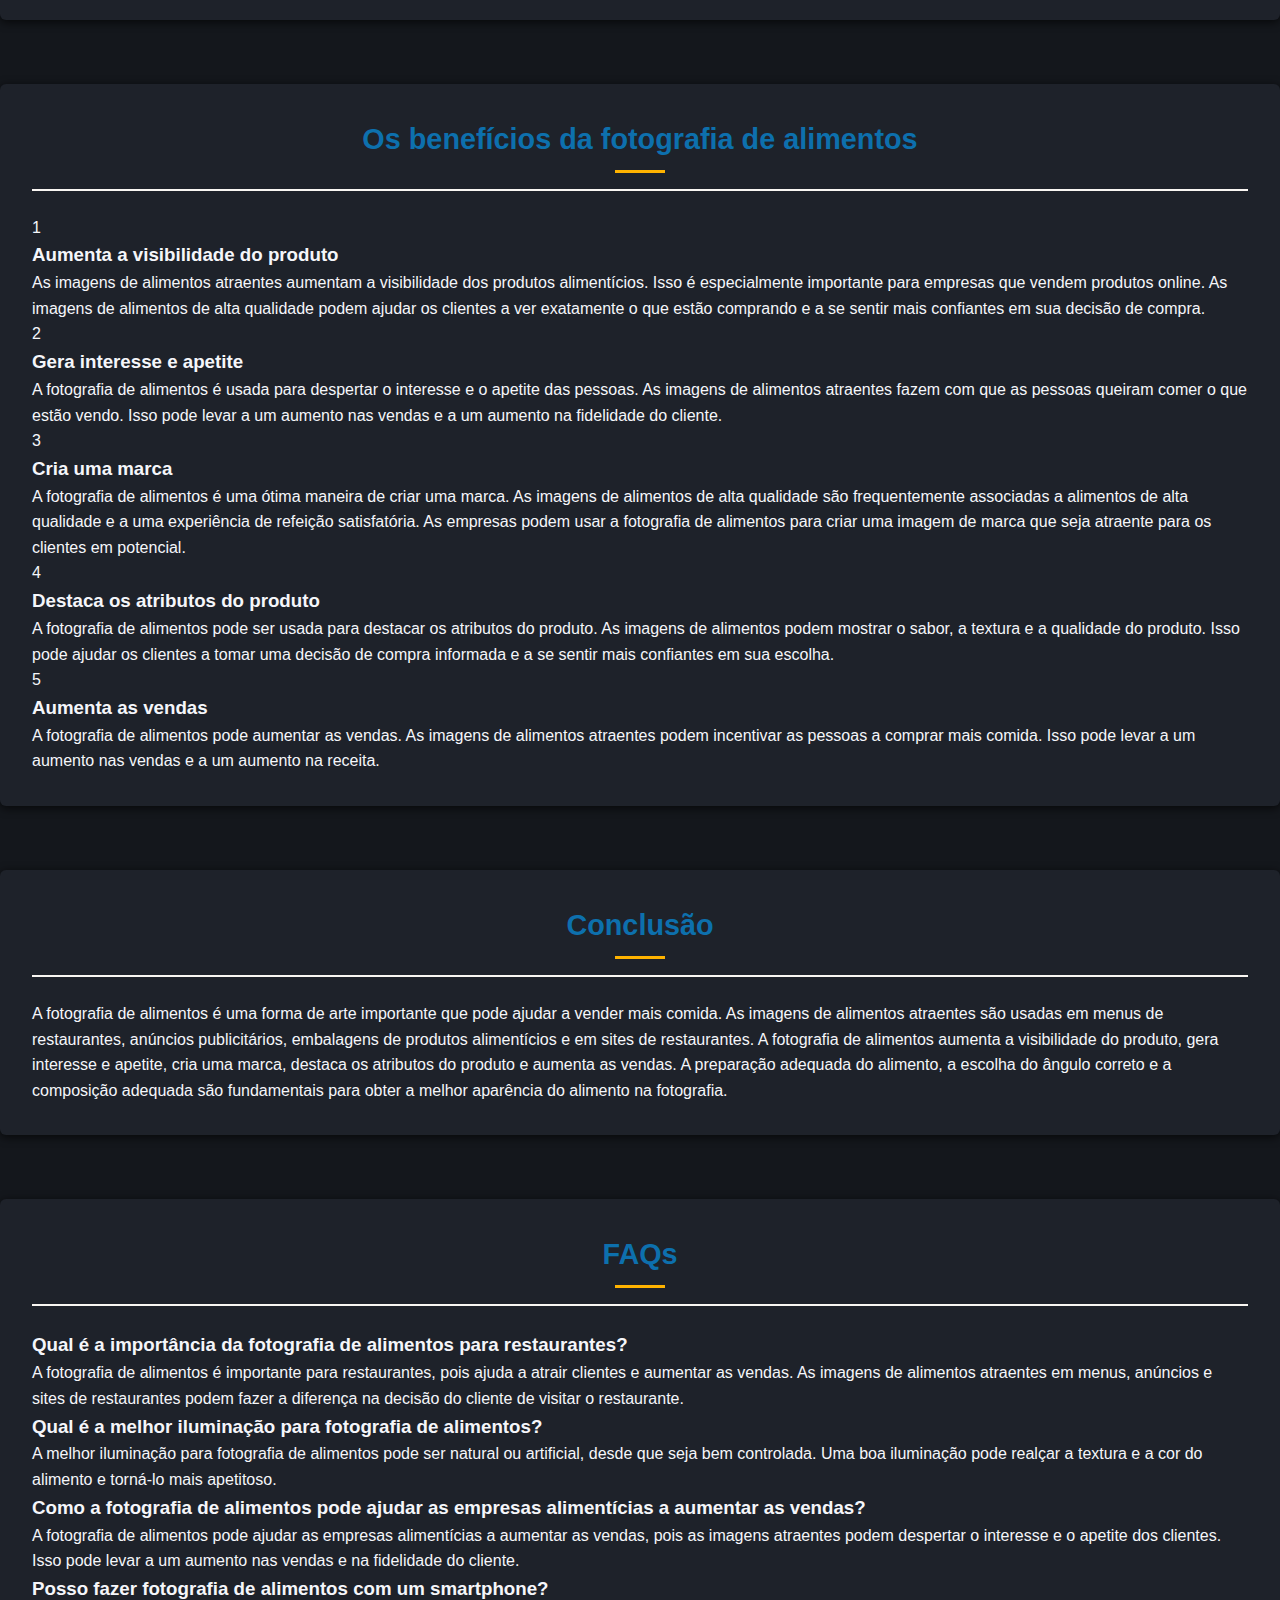
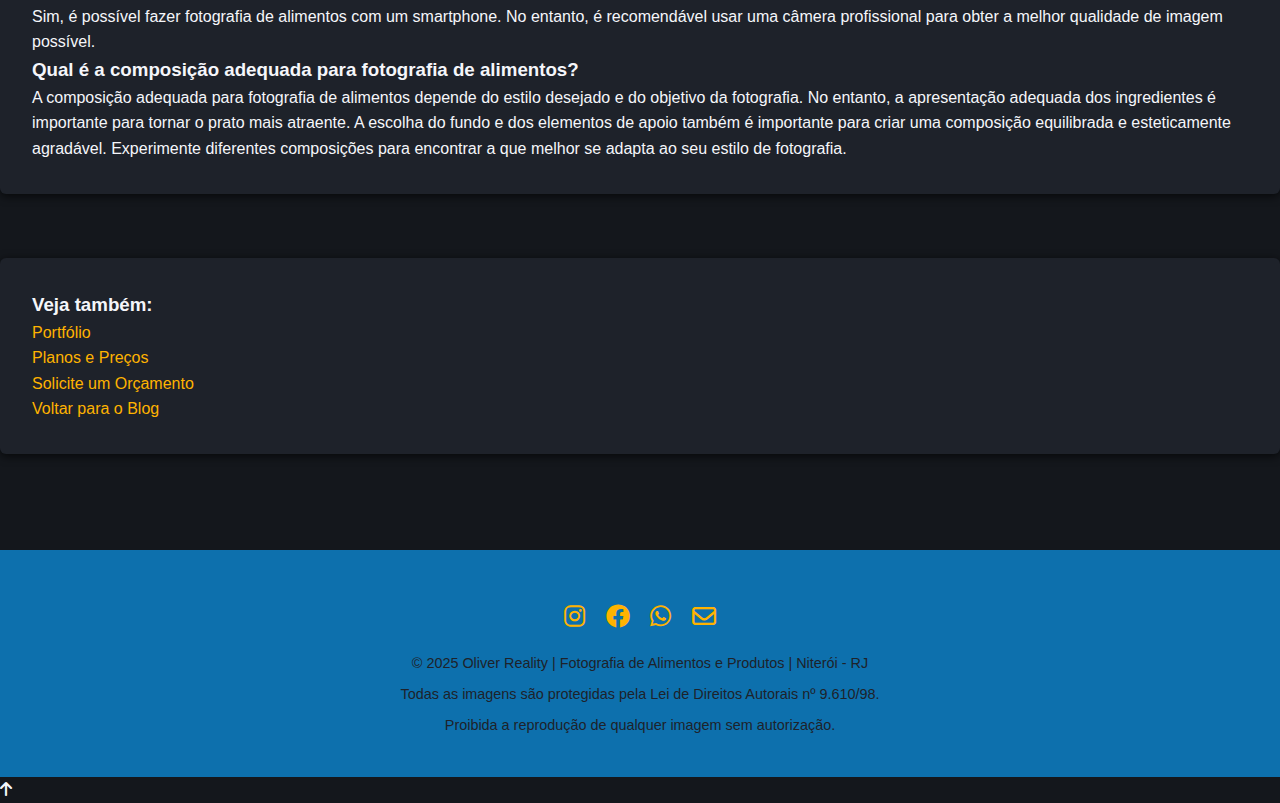
<file: blog001.html>
<!DOCTYPE html>
<html lang="pt-br">

<head>
    <!-- Metadados básicos do post do blog -->
    <meta charset="UTF-8">
    <meta name="viewport" content="width=device-width, initial-scale=1.0">
    <title>Oliver Reality | Blog Post 1</title>
    <!-- Descrição e palavras-chave para SEO -->
    <meta name="description"
        content="Dicas, novidades e inspirações sobre fotografia de alimentos e produtos. Confira o blog da Oliver Reality!">
    <meta name="keywords"
        content="blog, fotografia de alimentos, dicas de fotografia, Oliver Reality, Niterói, fotografia de produtos">
    <!-- Metadados para redes sociais (Open Graph) -->
    <meta property="og:title" content="Oliver Reality | Blog Post 1">
    <meta property="og:description"
        content="Conteúdo exclusivo sobre fotografia de alimentos, tendências e bastidores do trabalho da Oliver Reality.">
    <meta property="og:type" content="article">
    <meta property="og:url" content="https://www.oliverreality.com/blog001.html">
    <meta property="og:image" content="images/blog/titulo001.png">
    <!-- URL canônica para SEO -->
    <link rel="canonical" href="https://www.oliverreality.com/blog001.html">
    <!-- CSS principal -->
    <link rel="stylesheet" href="style.css">
    <!-- Font Awesome para ícones -->
    <link rel="stylesheet" href="https://cdnjs.cloudflare.com/ajax/libs/font-awesome/6.0.0-beta3/css/all.min.css">
    <!-- Favicon -->
    <link rel="icon" type="image/png" href="images/blog/titulo001.png">
    <link rel="apple-touch-icon" href="images/blog/titulo001.png">
    <!-- Dados estruturados para SEO local -->
    <script type="application/ld+json">
    {
      "@context": "https://schema.org",
      "@type": "LocalBusiness",
      "name": "Oliver Reality",
      "image": "https://www.oliverreality.com/images/logo.jpg",
      "@id": "https://www.oliverreality.com/blog001.html",
      "url": "https://www.oliverreality.com/blog001.html",
      "telephone": "+5521967433336",
      "address": {
        "@type": "PostalAddress",
        "addressLocality": "Niterói",
        "addressRegion": "RJ",
        "addressCountry": "BR"
      },
      "sameAs": [
        "https://instagram.com/oliver.reality",
        "https://facebook.com/oliverreality",
        "https://wa.me/5521967433336"
      ]
    }
    </script>
</head>

<body>
    <!-- Cabeçalho e navegação principal do blog -->
    <header>
        <nav>
            <!-- Botão do menu hambúrguer para mobile -->
            <button class="menu-toggle" aria-label="Abrir menu de navegação" tabindex="0"><i class="fas fa-bars"></i>
            </button>
            <!-- Logo e nome do site -->
            <a href="index.html" class="logo"><img src="images/logo.jpg" alt="Logo Oliver Reality" loading="lazy" />
                Oliver Reality | Fotografia</a>
            <!-- Menu de navegação principal -->
            <ul>
                <li><a href="index.html">Home</a></li>
                <li><a href="planoseprecos.html">Planos e Preços</a></li>
                <li><a href="portfolio.html">Portfólio</a></li>
                <li><a href="contatos.html">Contatos</a></li>
                <li><a href="blog.html">Blog</a></li>
            </ul>
            <!-- Ícones de redes sociais no cabeçalho -->
            <div class="social-footer" style="margin-left:1rem;">
                <a href="https://instagram.com/oliver.reality" target="_blank" aria-label="Instagram Oliver Reality"><i
                        class="fab fa-instagram"></i></a>
                <a href="https://facebook.com/oliverreality" target="_blank" aria-label="Facebook Oliver Reality"><i
                        class="fab fa-facebook"></i></a>
                <a href="https://wa.me/5521967433336" target="_blank" aria-label="WhatsApp Oliver Reality"><i
                        class="fab fa-whatsapp"></i></a>
            </div>
        </nav>
    </header>

    <main>
        <article class="blog-post-content" style="margin-top: 2rem;">
            <div class="blog-header">
                <img src="images/blog/IMG_6743.JPG" alt="Fotografia de alimentos - destaque" class="blog-featured-image"
                    loading="lazy">
                <div class="blog-title-container">
                    <h1 class="blog-main-title">Importância da Fotografia de Alimentos</h1>
                    <p class="blog-subtitle">Descubra como a Fotografia de Alimentos pode ajudar o seu negócio</p>
                </div>
            </div>

            <div class="blog-intro">
                <p>A fotografia de alimentos é uma forma de arte que se concentra em capturar imagens de comida de uma
                    maneira que seja atraente e apetitosa. A fotografia de alimentos pode ser encontrada em qualquer
                    lugar, desde anúncios publicitários e sites de restaurantes até livros de receitas e blogs de
                    comida. Neste artigo, exploraremos a importância da fotografia de alimentos e como ela pode ajudar a
                    vender mais comida.</p>
            </div>

            <section class="blog-section">
                <h2 class="section-title">O que é fotografia de alimentos?</h2>
                <p>A fotografia de alimentos é a arte de capturar imagens de alimentos de uma forma que os faça
                    parecerem o mais apetitosos possível. O objetivo principal é despertar a fome do espectador. A
                    fotografia de alimentos pode ser simples ou complexa, dependendo do objetivo do fotógrafo e do
                    cliente. A fotografia de alimentos geralmente é feita em um estúdio com iluminação controlada e uma
                    equipe de produção.</p>
            </section>

            <section class="blog-section">
                <h2 class="section-title">Como a fotografia de alimentos ajuda a vender mais comida?</h2>
                <p>A fotografia de alimentos é um componente importante do marketing de alimentos. As imagens de
                    alimentos atraentes são usadas em menus de restaurantes, anúncios publicitários, embalagens de
                    produtos alimentícios e em sites de restaurantes. As pessoas são atraídas por imagens de comida
                    bonita e atraente, o que pode levar a um aumento nas vendas.</p>
            </section>

            <section class="blog-section">
                <h2 class="section-title">Os benefícios da fotografia de alimentos</h2>
                <ul class="benefits-list">
                    <li class="benefit-item">
                        <span class="benefit-number">1</span>
                        <div class="benefit-content">
                            <h3 class="benefit-title">Aumenta a visibilidade do produto</h3>
                            <p>As imagens de alimentos atraentes aumentam a visibilidade dos produtos alimentícios. Isso
                                é especialmente importante para empresas que vendem produtos online. As imagens de
                                alimentos de alta qualidade podem ajudar os clientes a ver exatamente o que estão
                                comprando e a se sentir mais confiantes em sua decisão de compra.</p>
                        </div>
                    </li>
                    <li class="benefit-item">
                        <span class="benefit-number">2</span>
                        <div class="benefit-content">
                            <h3 class="benefit-title">Gera interesse e apetite</h3>
                            <p>A fotografia de alimentos é usada para despertar o interesse e o apetite das pessoas. As
                                imagens de alimentos atraentes fazem com que as pessoas queiram comer o que estão vendo.
                                Isso pode levar a um aumento nas vendas e a um aumento na fidelidade do cliente.</p>
                        </div>
                    </li>
                    <li class="benefit-item">
                        <span class="benefit-number">3</span>
                        <div class="benefit-content">
                            <h3 class="benefit-title">Cria uma marca</h3>
                            <p>A fotografia de alimentos é uma ótima maneira de criar uma marca. As imagens de alimentos
                                de alta qualidade são frequentemente associadas a alimentos de alta qualidade e a uma
                                experiência de refeição satisfatória. As empresas podem usar a fotografia de alimentos
                                para criar uma imagem de marca que seja atraente para os clientes em potencial.</p>
                        </div>
                    </li>
                    <li class="benefit-item">
                        <span class="benefit-number">4</span>
                        <div class="benefit-content">
                            <h3 class="benefit-title">Destaca os atributos do produto</h3>
                            <p>A fotografia de alimentos pode ser usada para destacar os atributos do produto. As
                                imagens de alimentos podem mostrar o sabor, a textura e a qualidade do produto. Isso
                                pode ajudar os clientes a tomar uma decisão de compra informada e a se sentir mais
                                confiantes em sua escolha.</p>
                        </div>
                    </li>
                    <li class="benefit-item">
                        <span class="benefit-number">5</span>
                        <div class="benefit-content">
                            <h3 class="benefit-title">Aumenta as vendas</h3>
                            <p>A fotografia de alimentos pode aumentar as vendas. As imagens de alimentos atraentes
                                podem incentivar as pessoas a comprar mais comida. Isso pode levar a um aumento nas
                                vendas e a um aumento na receita.</p>
                        </div>
                    </li>
                </ul>
            </section>

            <section class="blog-section">
                <h2 class="section-title">Conclusão</h2>
                <p>A fotografia de alimentos é uma forma de arte importante que pode ajudar a vender mais comida. As
                    imagens de alimentos atraentes são usadas em menus de restaurantes, anúncios publicitários,
                    embalagens de produtos alimentícios e em sites de restaurantes. A fotografia de alimentos aumenta a
                    visibilidade do produto, gera interesse e apetite, cria uma marca, destaca os atributos do produto e
                    aumenta as vendas. A preparação adequada do alimento, a escolha do ângulo correto e a composição
                    adequada são fundamentais para obter a melhor aparência do alimento na fotografia.</p>
            </section>

            <section class="blog-faq">
                <h2 class="section-title">FAQs</h2>
                <div class="faq-container">
                    <div class="faq-item">
                        <h3 class="faq-question">Qual é a importância da fotografia de alimentos para restaurantes?</h3>
                        <div class="faq-answer">
                            <p>A fotografia de alimentos é importante para restaurantes, pois ajuda a atrair clientes e
                                aumentar as vendas. As imagens de alimentos atraentes em menus, anúncios e sites de
                                restaurantes podem fazer a diferença na decisão do cliente de visitar o restaurante.</p>
                        </div>
                    </div>
                    <div class="faq-item">
                        <h3 class="faq-question">Qual é a melhor iluminação para fotografia de alimentos?</h3>
                        <div class="faq-answer">
                            <p>A melhor iluminação para fotografia de alimentos pode ser natural ou artificial, desde
                                que seja bem controlada. Uma boa iluminação pode realçar a textura e a cor do alimento e
                                torná-lo mais apetitoso.</p>
                        </div>
                    </div>
                    <div class="faq-item">
                        <h3 class="faq-question">Como a fotografia de alimentos pode ajudar as empresas alimentícias a
                            aumentar as vendas?</h3>
                        <div class="faq-answer">
                            <p>A fotografia de alimentos pode ajudar as empresas alimentícias a aumentar as vendas, pois
                                as imagens atraentes podem despertar o interesse e o apetite dos clientes. Isso pode
                                levar a um aumento nas vendas e na fidelidade do cliente.</p>
                        </div>
                    </div>
                    <div class="faq-item">
                        <h3 class="faq-question">Posso fazer fotografia de alimentos com um smartphone?</h3>
                        <div class="faq-answer">
                            <p>Sim, é possível fazer fotografia de alimentos com um smartphone. No entanto, é
                                recomendável usar uma câmera profissional para obter a melhor qualidade de imagem
                                possível.</p>
                        </div>
                    </div>
                    <div class="faq-item">
                        <h3 class="faq-question">Qual é a composição adequada para fotografia de alimentos?</h3>
                        <div class="faq-answer">
                            <p>A composição adequada para fotografia de alimentos depende do estilo desejado e do
                                objetivo da fotografia. No entanto, a apresentação adequada dos ingredientes é
                                importante para tornar o prato mais atraente. A escolha do fundo e dos elementos de
                                apoio também é importante para criar uma composição equilibrada e esteticamente
                                agradável. Experimente diferentes composições para encontrar a que melhor se adapta ao
                                seu estilo de fotografia.</p>
                        </div>
                    </div>
                </div>
            </section>
        </article>

        <section class="blog-links-cta">
            <h3>Veja também:</h3>
            <ul>
                <li><a href="portfolio.html">Portfólio</a></li>
                <li><a href="planoseprecos.html">Planos e Preços</a></li>
                <li><a href="contatos.html">Solicite um Orçamento</a></li>
            </ul>
            <a href="blog.html" class="btn-cta">Voltar para o Blog</a>
        </section>

    </main>

    <footer>
        <div class="social-footer">
            <a href="https://instagram.com/oliver.reality" target="_blank"><i class="fab fa-instagram"></i></a>
            <a href="https://facebook.com/oliverreality" target="_blank"><i class="fab fa-facebook"></i></a>
            <a href="https://wa.me/5521967433336" target="_blank"><i class="fab fa-whatsapp"></i></a>
            <a href="mailto:oliverrealityfoto@gmail.com"><i class="far fa-envelope"></i></a>
        </div>
        <p>&copy; 2025 Oliver Reality | Fotografia de Alimentos e Produtos | Niterói - RJ</p>
        <p>Todas as imagens são protegidas pela Lei de Direitos Autorais nº 9.610/98.</p>
        <p>Proibida a reprodução de qualquer imagem sem autorização.</p>
    </footer>

    <script src="script.js"></script>
    <script>
        // Menu hambúrguer para mobile
        const menuToggle = document.querySelector('.menu-toggle');
        const navUl = document.querySelector('header nav ul');
        menuToggle.addEventListener('click', () => {
            navUl.classList.toggle('open');
        });
        menuToggle.addEventListener('keydown', (e) => {
            if (e.key === 'Enter' || e.key === ' ') {
                navUl.classList.toggle('open');
            }
        });
    </script>
</body>

</html>
</file>
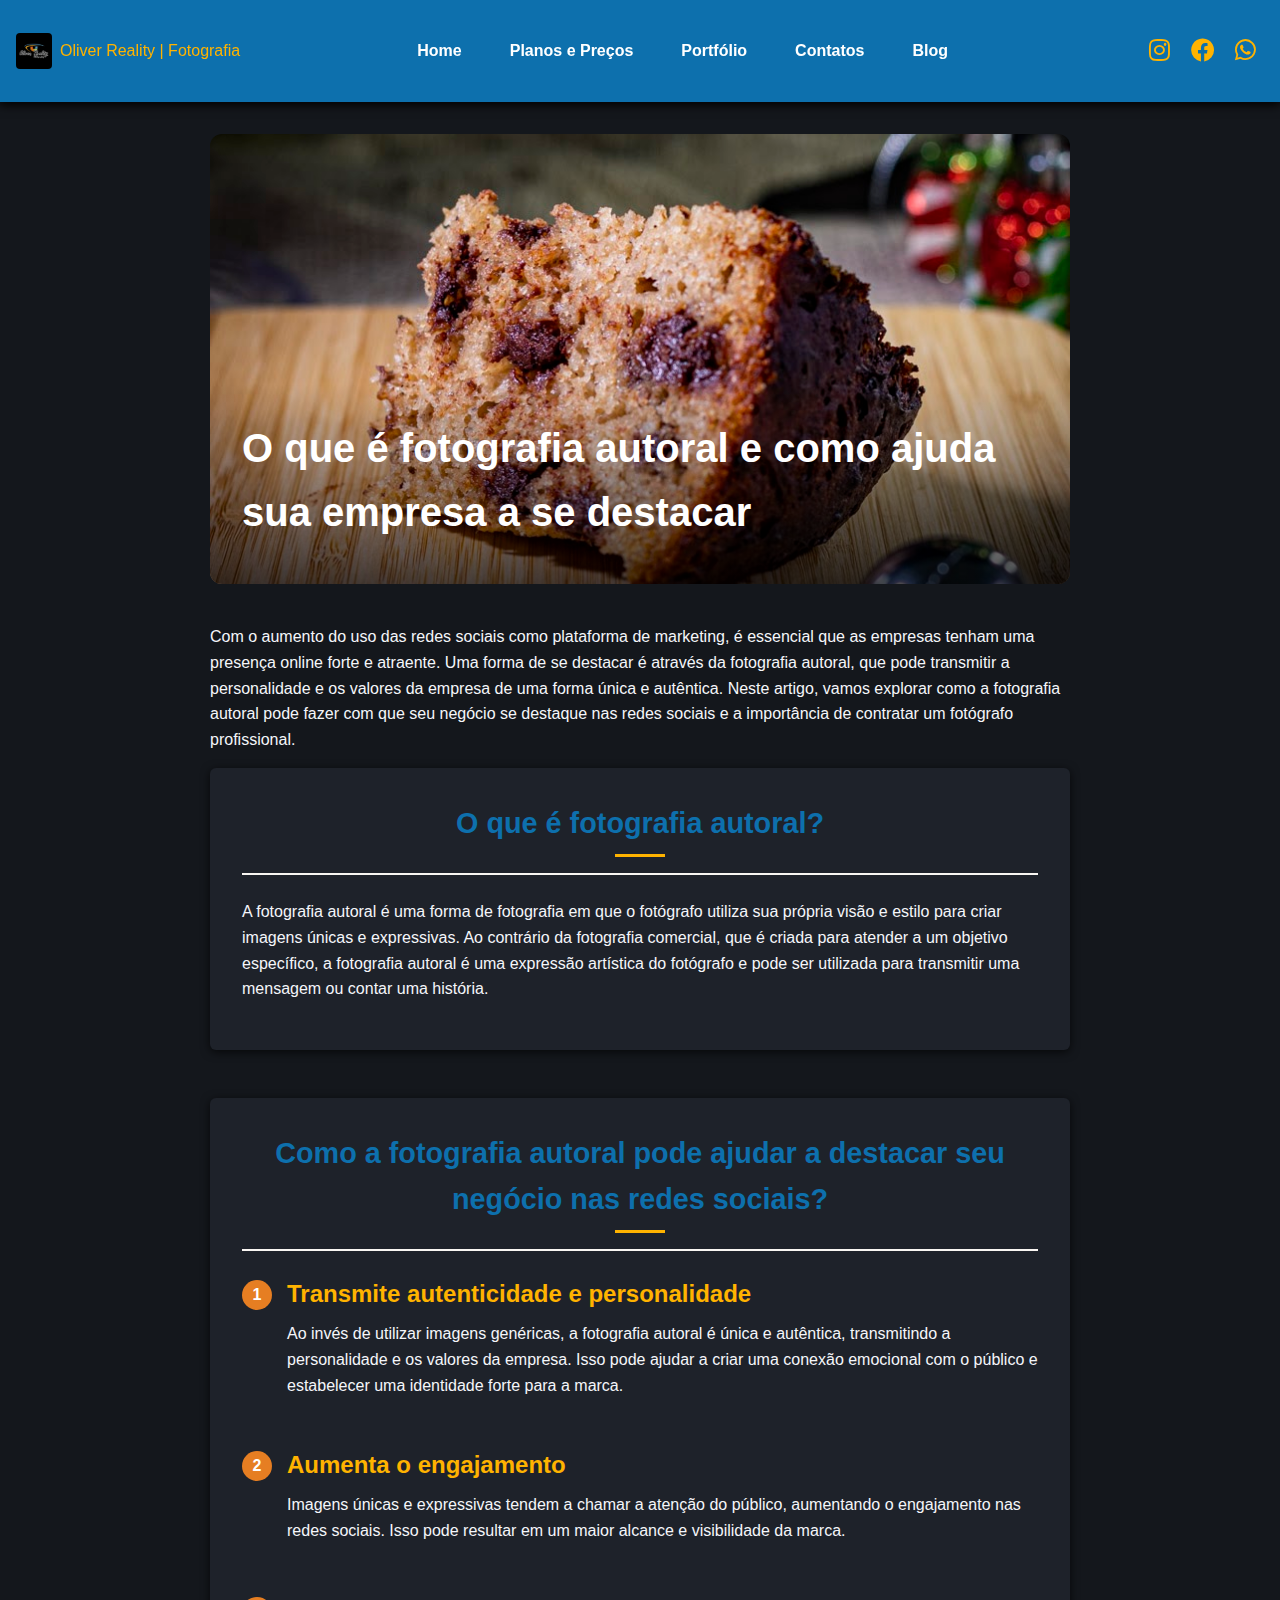
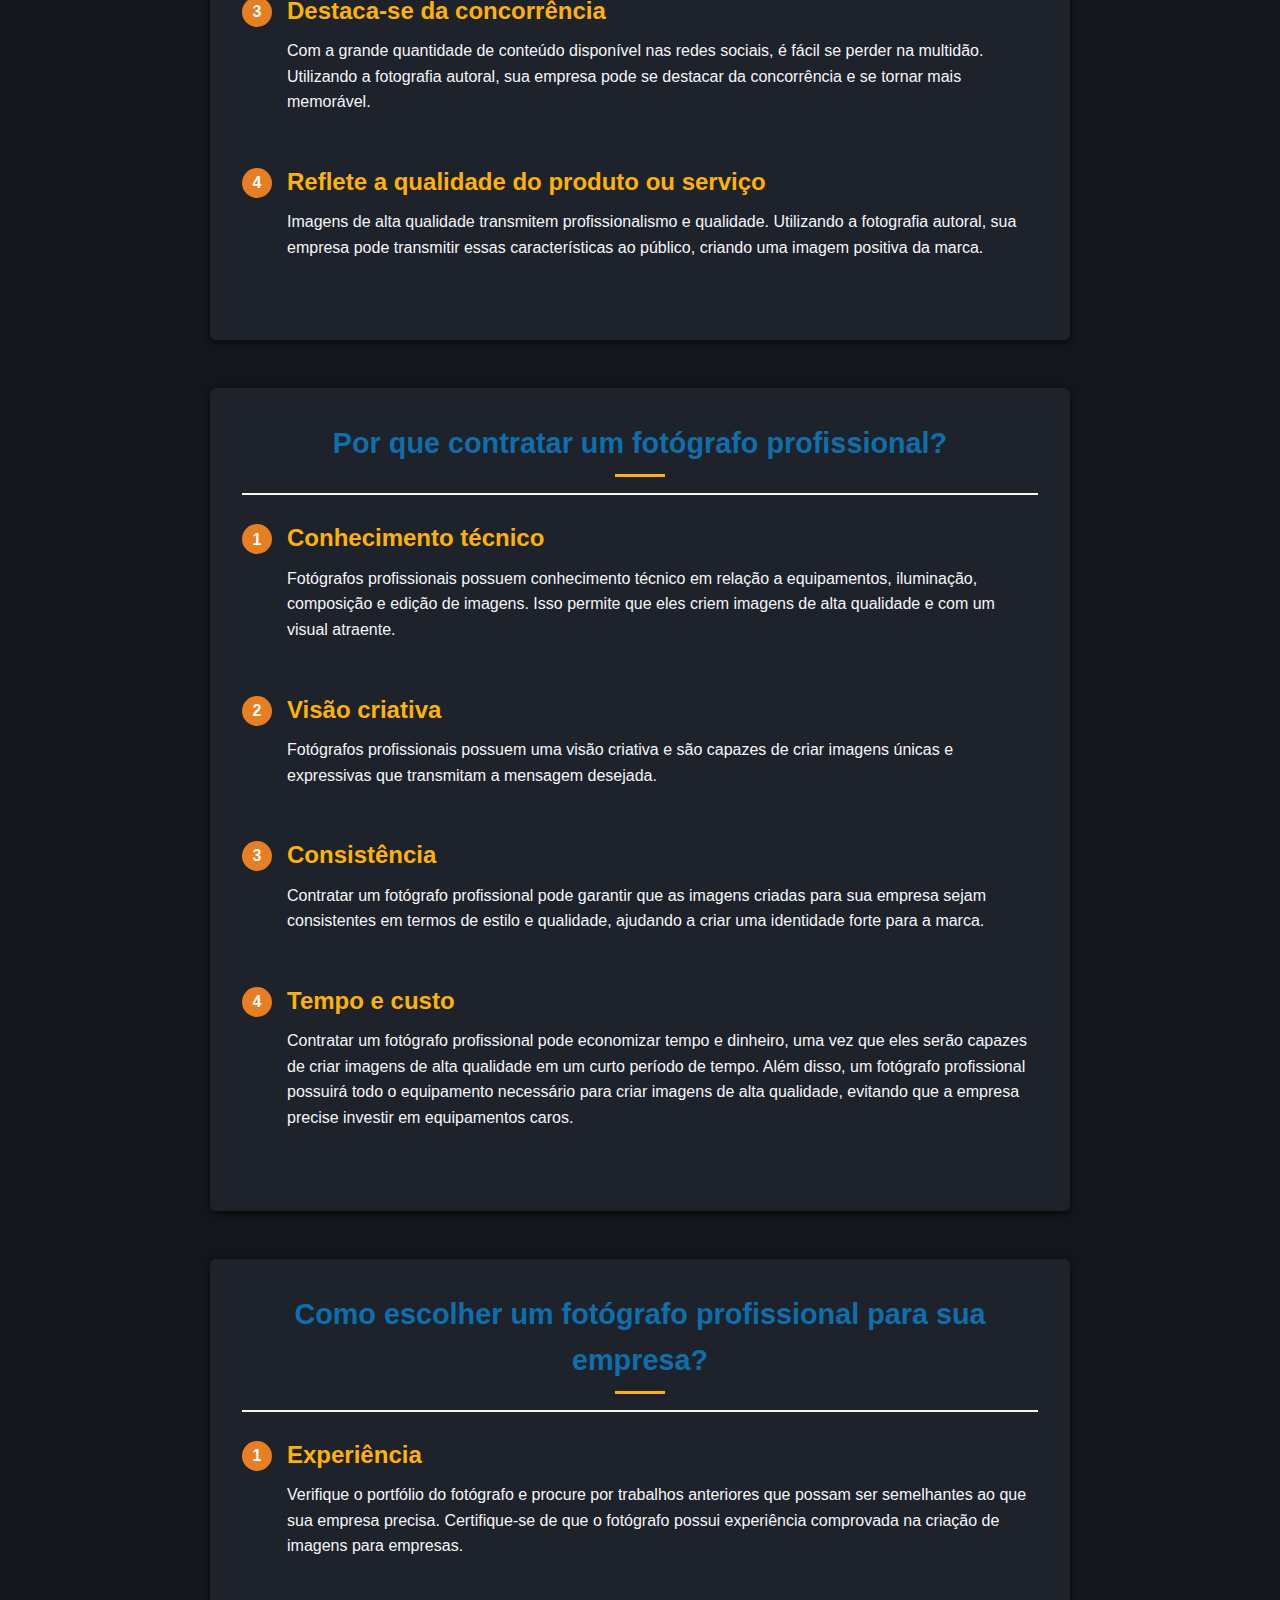
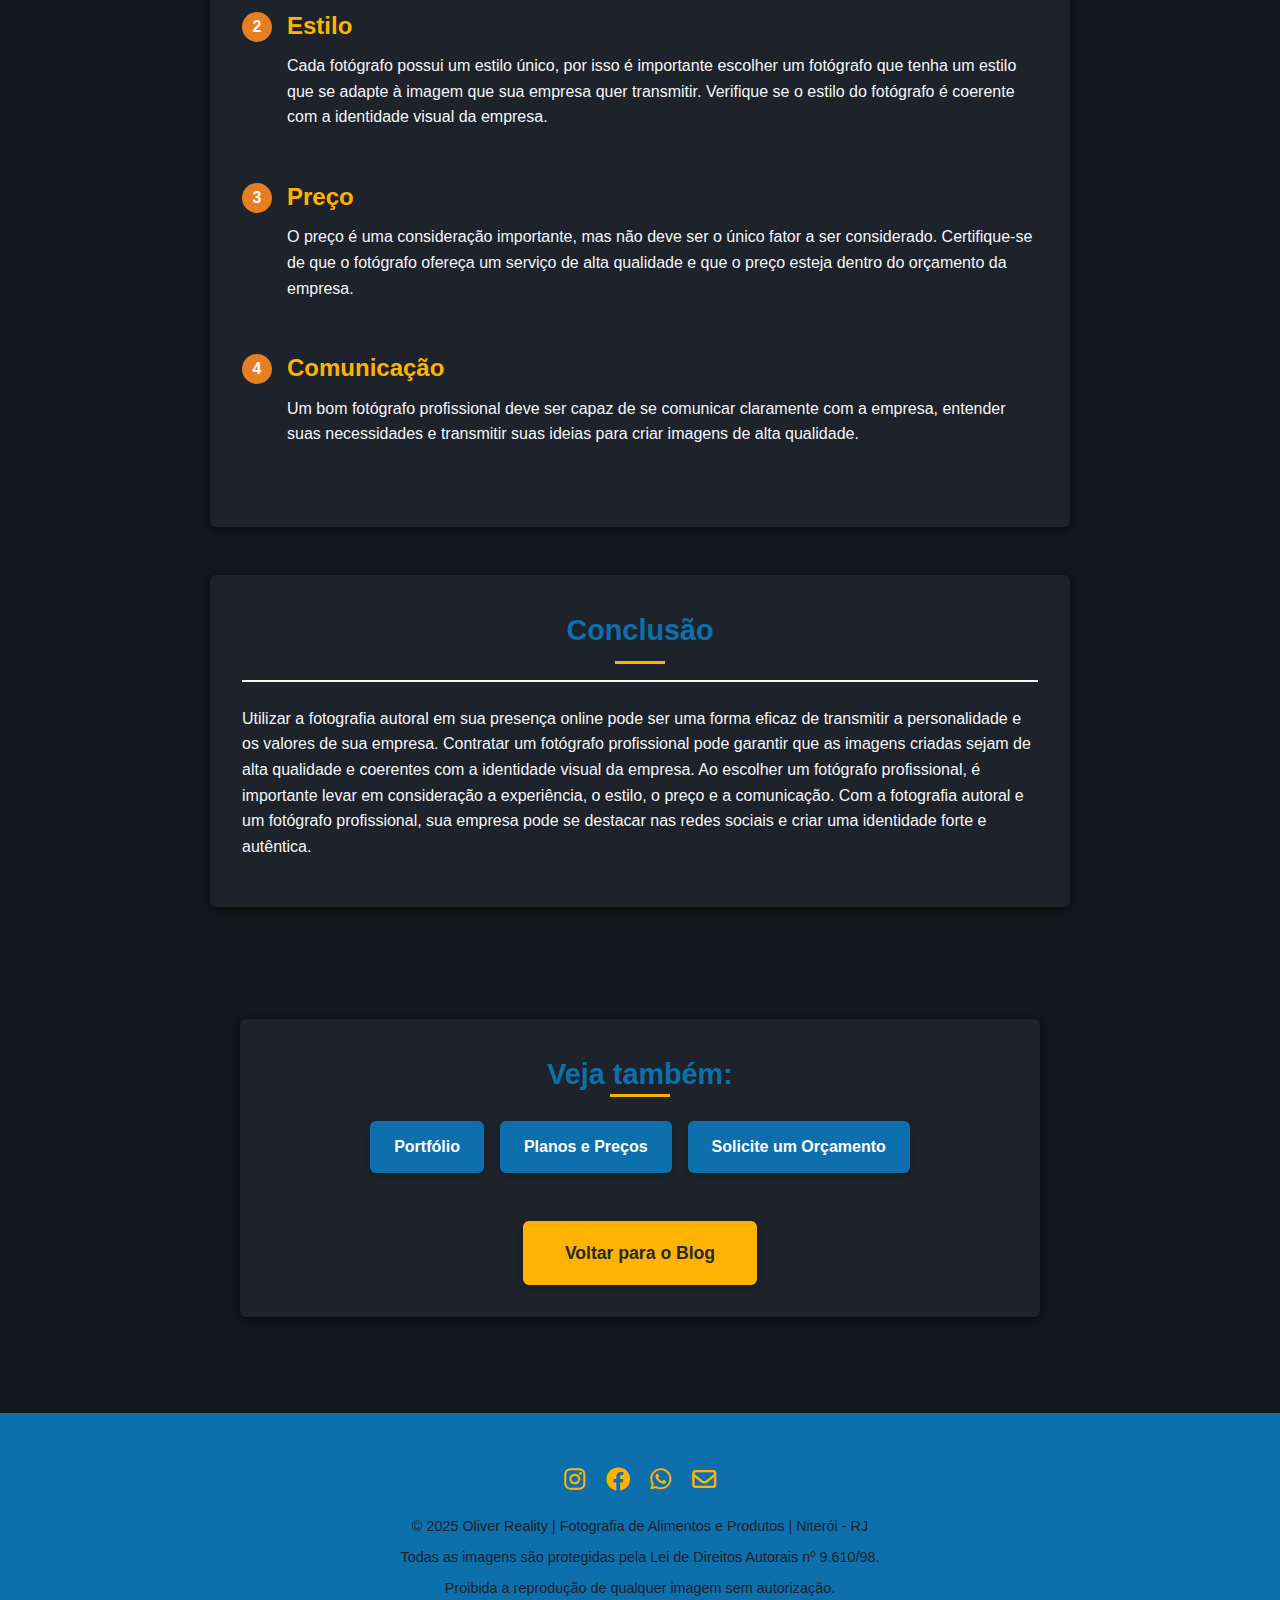
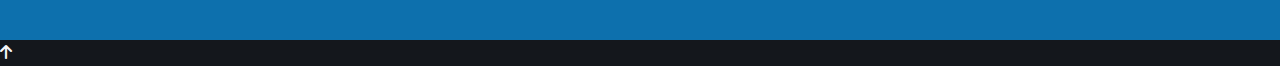
<file: blog002.html>
<!DOCTYPE html>
<html lang="pt-br">

<head>
    <!-- Metadados básicos do post do blog -->
    <meta charset="UTF-8">
    <meta name="viewport" content="width=device-width, initial-scale=1.0">
    <title>Oliver Reality | Blog Post 2</title>
    <!-- Descrição e palavras-chave para SEO -->
    <meta name="description"
        content="Dicas, novidades e inspirações sobre fotografia de alimentos e produtos. Confira o blog da Oliver Reality!">
    <meta name="keywords"
        content="blog, fotografia de alimentos, dicas de fotografia, Oliver Reality, Niterói, fotografia de produtos">
    <!-- Metadados para redes sociais (Open Graph) -->
    <meta property="og:title" content="Oliver Reality | Blog Post 2">
    <meta property="og:description"
        content="Conteúdo exclusivo sobre fotografia de alimentos, tendências e bastidores do trabalho da Oliver Reality.">
    <meta property="og:type" content="article">
    <meta property="og:url" content="https://www.oliverreality.com/blog002.html">
    <meta property="og:image" content="images/portfolio1.jpg">
    <!-- URL canônica para SEO -->
    <link rel="canonical" href="https://www.oliverreality.com/blog002.html">
    <!-- CSS principal -->
    <link rel="stylesheet" href="style.css">
    <link rel="stylesheet" href="css/blog.css">
    <!-- Font Awesome para ícones -->
    <link rel="stylesheet" href="https://cdnjs.cloudflare.com/ajax/libs/font-awesome/6.0.0-beta3/css/all.min.css">
    <!-- Favicon -->
    <link rel="icon" type="image/jpeg" href="images/logo.jpg">
    <link rel="apple-touch-icon" href="images/logo.jpg">
    <!-- Dados estruturados para SEO local -->
    <script type="application/ld+json">
    {
      "@context": "https://schema.org",
      "@type": "LocalBusiness",
      "name": "Oliver Reality",
      "image": "https://www.oliverreality.com/images/logo.jpg",
      "@id": "https://www.oliverreality.com/blog002.html",
      "url": "https://www.oliverreality.com/blog002.html",
      "telephone": "+5521967433336",
      "address": {
        "@type": "PostalAddress",
        "addressLocality": "Niterói",
        "addressRegion": "RJ",
        "addressCountry": "BR"
      },
      "sameAs": [
        "https://instagram.com/oliver.reality",
        "https://facebook.com/oliverreality",
        "https://wa.me/5521967433336"
      ]
    }
    </script>
</head>

<body>
    <!-- Cabeçalho e navegação principal do blog -->
    <header>
        <nav>
            <!-- Botão do menu hambúrguer para mobile -->
            <button class="menu-toggle" aria-label="Abrir menu de navegação" tabindex="0"><i class="fas fa-bars"></i>
            </button>
            <!-- Logo e nome do site -->
            <a href="index.html" class="logo"><img src="images/logo.jpg" alt="Logo Oliver Reality" loading="lazy" />
                Oliver Reality | Fotografia</a>
            <!-- Menu de navegação principal -->
            <ul>
                <li><a href="index.html">Home</a></li>
                <li><a href="planoseprecos.html">Planos e Preços</a></li>
                <li><a href="portfolio.html">Portfólio</a></li>
                <li><a href="contatos.html">Contatos</a></li>
                <li><a href="blog.html">Blog</a></li>
            </ul>
            <!-- Ícones de redes sociais no cabeçalho -->
            <div class="social-footer" style="margin-left:1rem;">
                <a href="https://instagram.com/oliver.reality" target="_blank" aria-label="Instagram Oliver Reality"><i
                        class="fab fa-instagram"></i></a>
                <a href="https://facebook.com/oliverreality" target="_blank" aria-label="Facebook Oliver Reality"><i
                        class="fab fa-facebook"></i></a>
                <a href="https://wa.me/5521967433336" target="_blank" aria-label="WhatsApp Oliver Reality"><i
                        class="fab fa-whatsapp"></i></a>
            </div>
        </nav>
    </header>

    <main>
        <article class="blog-post-content" style="margin-top: 2rem;">
            <div class="blog-header">
                <img src="images/blog/IMG_0003-2.jpg" alt="Fotografia autoral - destaque" class="blog-featured-image"
                    loading="lazy">
                <div class="blog-title-container">
                    <h1 class="blog-main-title">O que é fotografia autoral e como ajuda sua empresa a se destacar</h1>
                </div>
            </div>

            <div class="blog-intro">
                <p>Com o aumento do uso das redes sociais como plataforma de marketing, é essencial que as empresas
                    tenham uma presença online forte e atraente. Uma forma de se destacar é através da fotografia
                    autoral, que pode transmitir a personalidade e os valores da empresa de uma forma única e autêntica.
                    Neste artigo, vamos explorar como a fotografia autoral pode fazer com que seu negócio se destaque
                    nas redes sociais e a importância de contratar um fotógrafo profissional.</p>
            </div>

            <section class="blog-section">
                <h2 class="section-title">O que é fotografia autoral?</h2>
                <p>A fotografia autoral é uma forma de fotografia em que o fotógrafo utiliza sua própria visão e estilo
                    para criar imagens únicas e expressivas. Ao contrário da fotografia comercial, que é criada para
                    atender a um objetivo específico, a fotografia autoral é uma expressão artística do fotógrafo e pode
                    ser utilizada para transmitir uma mensagem ou contar uma história.</p>
            </section>

            <section class="blog-section">
                <h2 class="section-title">Como a fotografia autoral pode ajudar a destacar seu negócio nas redes
                    sociais?</h2>
                <ul class="benefits-list">
                    <li class="benefit-item">
                        <span class="benefit-number">1</span>
                        <div class="benefit-content">
                            <h3 class="benefit-title">Transmite autenticidade e personalidade</h3>
                            <p>Ao invés de utilizar imagens genéricas, a fotografia autoral é única e autêntica,
                                transmitindo a personalidade e os valores da empresa. Isso pode ajudar a criar uma
                                conexão emocional com o público e estabelecer uma identidade forte para a marca.</p>
                        </div>
                    </li>
                    <li class="benefit-item">
                        <span class="benefit-number">2</span>
                        <div class="benefit-content">
                            <h3 class="benefit-title">Aumenta o engajamento</h3>
                            <p>Imagens únicas e expressivas tendem a chamar a atenção do público, aumentando o
                                engajamento nas redes sociais. Isso pode resultar em um maior alcance e visibilidade da
                                marca.</p>
                        </div>
                    </li>
                    <li class="benefit-item">
                        <span class="benefit-number">3</span>
                        <div class="benefit-content">
                            <h3 class="benefit-title">Destaca-se da concorrência</h3>
                            <p>Com a grande quantidade de conteúdo disponível nas redes sociais, é fácil se perder na
                                multidão. Utilizando a fotografia autoral, sua empresa pode se destacar da concorrência
                                e se tornar mais memorável.</p>
                        </div>
                    </li>
                    <li class="benefit-item">
                        <span class="benefit-number">4</span>
                        <div class="benefit-content">
                            <h3 class="benefit-title">Reflete a qualidade do produto ou serviço</h3>
                            <p>Imagens de alta qualidade transmitem profissionalismo e qualidade. Utilizando a
                                fotografia autoral, sua empresa pode transmitir essas características ao público,
                                criando uma imagem positiva da marca.</p>
                        </div>
                    </li>
                </ul>
            </section>

            <section class="blog-section">
                <h2 class="section-title">Por que contratar um fotógrafo profissional?</h2>
                <ul class="benefits-list">
                    <li class="benefit-item">
                        <span class="benefit-number">1</span>
                        <div class="benefit-content">
                            <h3 class="benefit-title">Conhecimento técnico</h3>
                            <p>Fotógrafos profissionais possuem conhecimento técnico em relação a equipamentos,
                                iluminação, composição e edição de imagens. Isso permite que eles criem imagens de alta
                                qualidade e com um visual atraente.</p>
                        </div>
                    </li>
                    <li class="benefit-item">
                        <span class="benefit-number">2</span>
                        <div class="benefit-content">
                            <h3 class="benefit-title">Visão criativa</h3>
                            <p>Fotógrafos profissionais possuem uma visão criativa e são capazes de criar imagens únicas
                                e expressivas que transmitam a mensagem desejada.</p>
                        </div>
                    </li>
                    <li class="benefit-item">
                        <span class="benefit-number">3</span>
                        <div class="benefit-content">
                            <h3 class="benefit-title">Consistência</h3>
                            <p>Contratar um fotógrafo profissional pode garantir que as imagens criadas para sua empresa
                                sejam consistentes em termos de estilo e qualidade, ajudando a criar uma identidade
                                forte para a marca.</p>
                        </div>
                    </li>
                    <li class="benefit-item">
                        <span class="benefit-number">4</span>
                        <div class="benefit-content">
                            <h3 class="benefit-title">Tempo e custo</h3>
                            <p>Contratar um fotógrafo profissional pode economizar tempo e dinheiro, uma vez que eles
                                serão capazes de criar imagens de alta qualidade em um curto período de tempo. Além
                                disso, um fotógrafo profissional possuirá todo o equipamento necessário para criar
                                imagens de alta qualidade, evitando que a empresa precise investir em equipamentos
                                caros.</p>
                        </div>
                    </li>
                </ul>
            </section>

            <section class="blog-section">
                <h2 class="section-title">Como escolher um fotógrafo profissional para sua empresa?</h2>
                <ul class="benefits-list">
                    <li class="benefit-item">
                        <span class="benefit-number">1</span>
                        <div class="benefit-content">
                            <h3 class="benefit-title">Experiência</h3>
                            <p>Verifique o portfólio do fotógrafo e procure por trabalhos anteriores que possam ser
                                semelhantes ao que sua empresa precisa. Certifique-se de que o fotógrafo possui
                                experiência comprovada na criação de imagens para empresas.</p>
                        </div>
                    </li>
                    <li class="benefit-item">
                        <span class="benefit-number">2</span>
                        <div class="benefit-content">
                            <h3 class="benefit-title">Estilo</h3>
                            <p>Cada fotógrafo possui um estilo único, por isso é importante escolher um fotógrafo que
                                tenha um estilo que se adapte à imagem que sua empresa quer transmitir. Verifique se o
                                estilo do fotógrafo é coerente com a identidade visual da empresa.</p>
                        </div>
                    </li>
                    <li class="benefit-item">
                        <span class="benefit-number">3</span>
                        <div class="benefit-content">
                            <h3 class="benefit-title">Preço</h3>
                            <p>O preço é uma consideração importante, mas não deve ser o único fator a ser considerado.
                                Certifique-se de que o fotógrafo ofereça um serviço de alta qualidade e que o preço
                                esteja dentro do orçamento da empresa.</p>
                        </div>
                    </li>
                    <li class="benefit-item">
                        <span class="benefit-number">4</span>
                        <div class="benefit-content">
                            <h3 class="benefit-title">Comunicação</h3>
                            <p>Um bom fotógrafo profissional deve ser capaz de se comunicar claramente com a empresa,
                                entender suas necessidades e transmitir suas ideias para criar imagens de alta
                                qualidade.</p>
                        </div>
                    </li>
                </ul>
            </section>

            <section class="blog-section">
                <h2 class="section-title">Conclusão</h2>
                <p>Utilizar a fotografia autoral em sua presença online pode ser uma forma eficaz de transmitir a
                    personalidade e os valores de sua empresa. Contratar um fotógrafo profissional pode garantir que as
                    imagens criadas sejam de alta qualidade e coerentes com a identidade visual da empresa. Ao escolher
                    um fotógrafo profissional, é importante levar em consideração a experiência, o estilo, o preço e a
                    comunicação. Com a fotografia autoral e um fotógrafo profissional, sua empresa pode se destacar nas
                    redes sociais e criar uma identidade forte e autêntica.</p>
            </section>
        </article>

        <section class="blog-links-cta">
            <h3>Veja também:</h3>
            <ul>
                <li><a href="portfolio.html">Portfólio</a></li>
                <li><a href="planoseprecos.html">Planos e Preços</a></li>
                <li><a href="contatos.html">Solicite um Orçamento</a></li>
            </ul>
            <a href="blog.html" class="btn-cta">Voltar para o Blog</a>
        </section>

    </main>

    <footer>
        <div class="social-footer">
            <a href="https://instagram.com/oliver.reality" target="_blank"><i class="fab fa-instagram"></i></a>
            <a href="https://facebook.com/oliverreality" target="_blank"><i class="fab fa-facebook"></i></a>
            <a href="https://wa.me/5521967433336" target="_blank"><i class="fab fa-whatsapp"></i></a>
            <a href="mailto:oliverrealityfoto@gmail.com"><i class="far fa-envelope"></i></a>
        </div>
        <p>&copy; 2025 Oliver Reality | Fotografia de Alimentos e Produtos | Niterói - RJ</p>
        <p>Todas as imagens são protegidas pela Lei de Direitos Autorais nº 9.610/98.</p>
        <p>Proibida a reprodução de qualquer imagem sem autorização.</p>
    </footer>

    <script src="script.js"></script>
    <script>
        // Menu hambúrguer para mobile
        const menuToggle = document.querySelector('.menu-toggle');
        const navUl = document.querySelector('header nav ul');
        menuToggle.addEventListener('click', () => {
            navUl.classList.toggle('open');
        });
        menuToggle.addEventListener('keydown', (e) => {
            if (e.key === 'Enter' || e.key === ' ') {
                navUl.classList.toggle('open');
            }
        });
    </script>
</body>

</html>
</file>
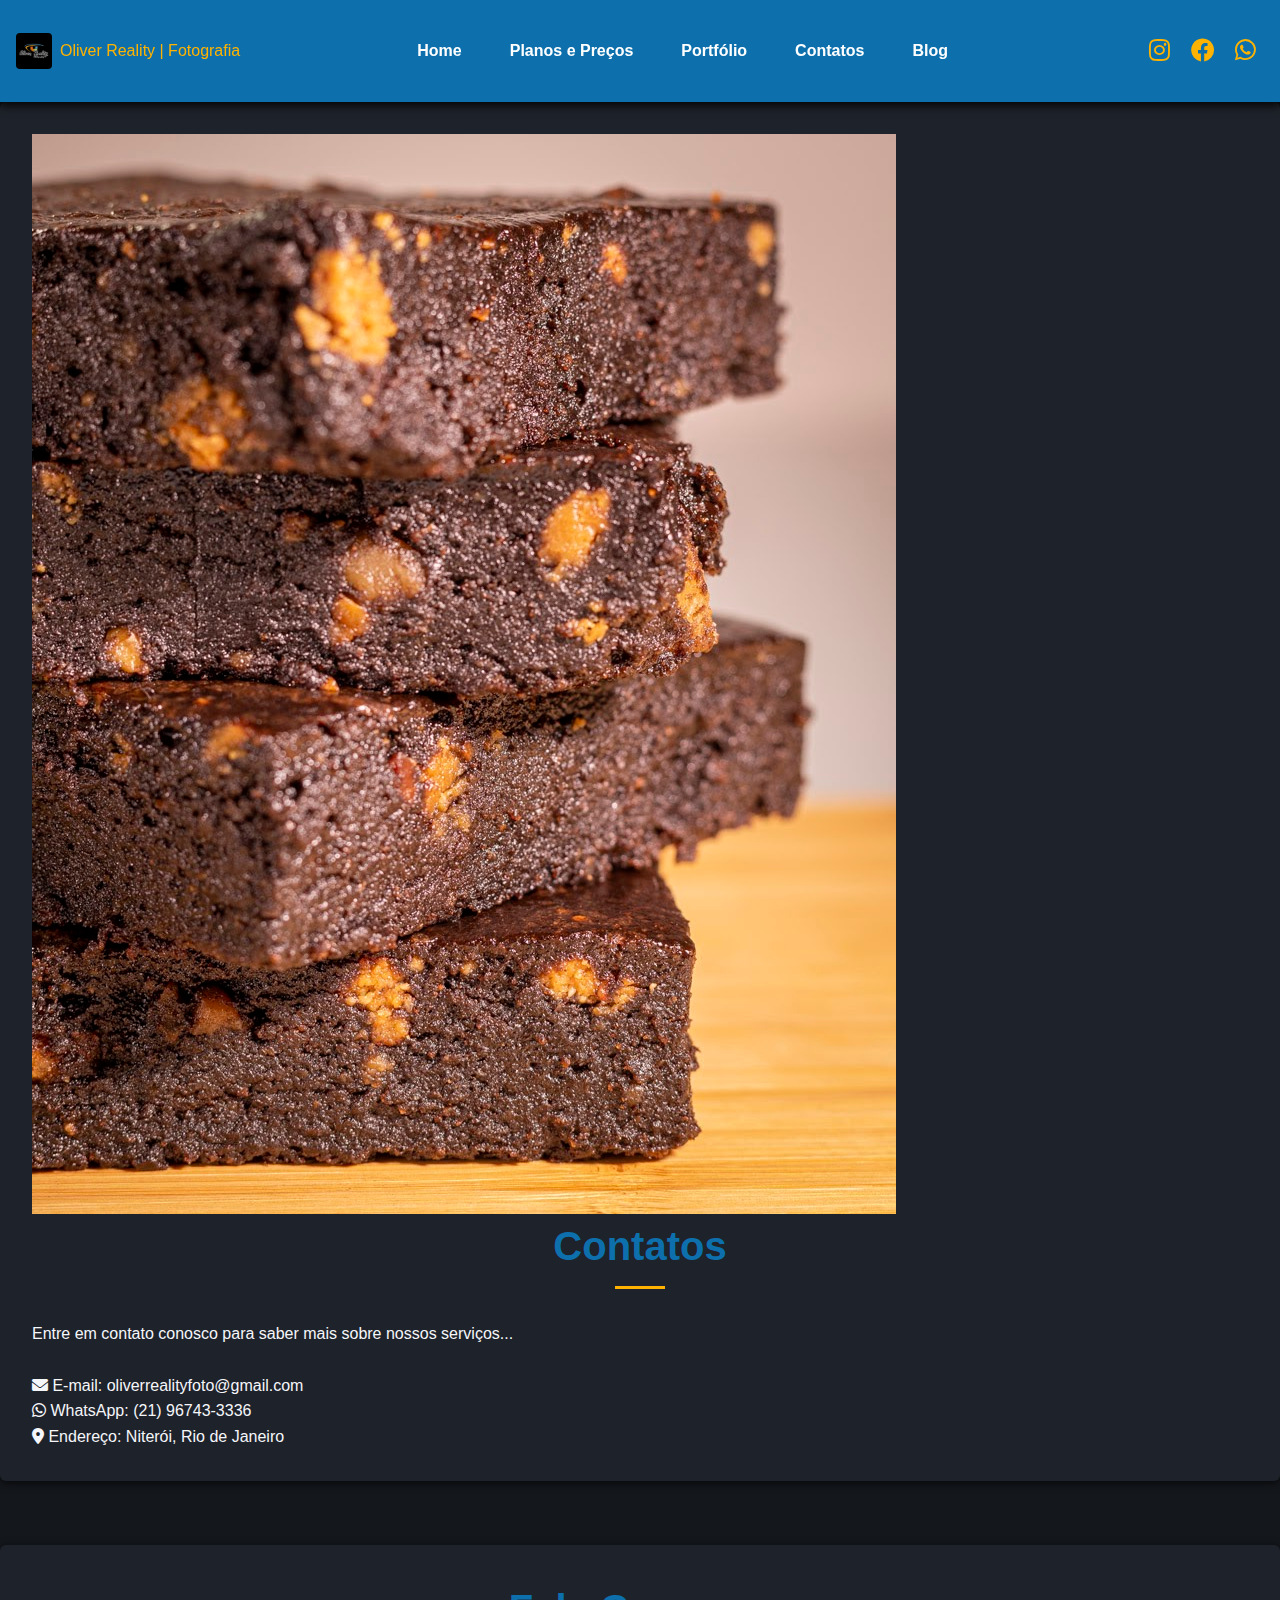
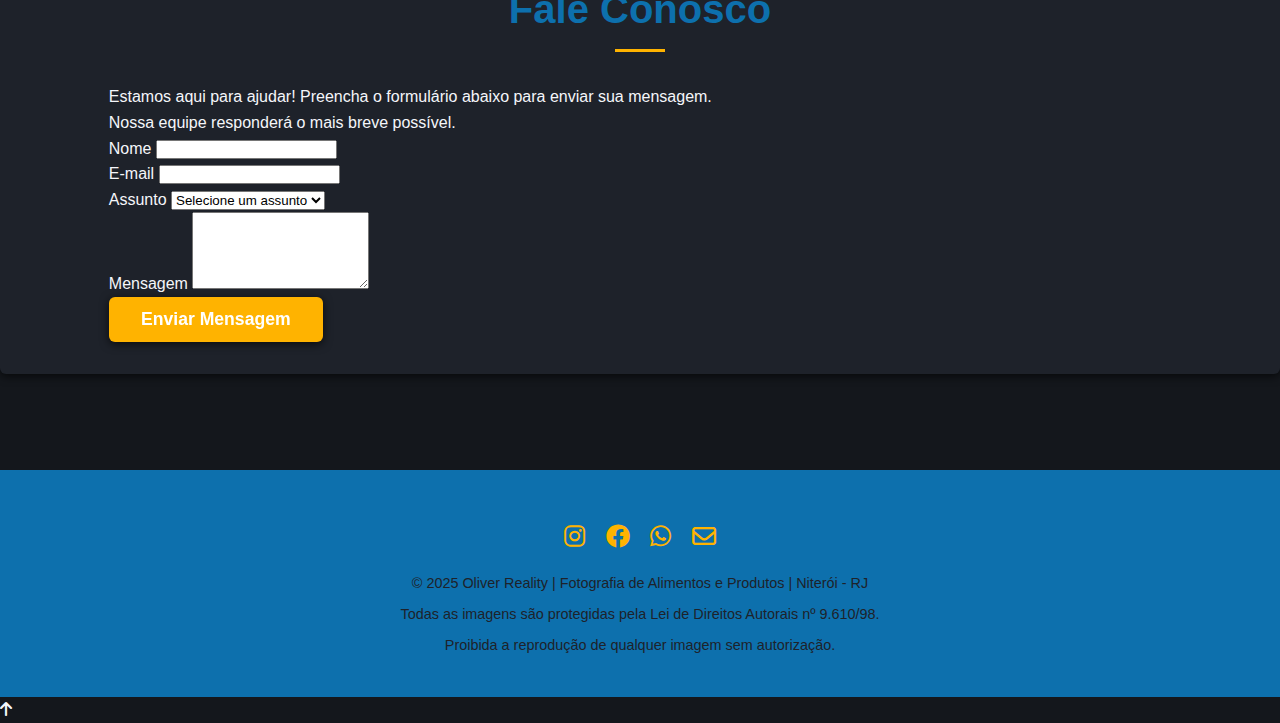
<file: contatos.html>
<!DOCTYPE html>
<html lang="pt-br">

<head>
    <!-- Metadados básicos da página de contatos -->
    <meta charset="UTF-8">
    <meta name="viewport" content="width=device-width, initial-scale=1.0">
    <title>Oliver Reality | Contatos</title>
    <!-- Descrição e palavras-chave para SEO -->
    <meta name="description" content="Entre em contato com a Oliver Reality para solicitar orçamento de fotografia de alimentos e produtos.">
    <meta name="keywords" content="contato, orçamento, fotografia de alimentos, Oliver Reality, Niterói, fotografia de produtos">
    <!-- Metadados para redes sociais (Open Graph) -->
    <meta property="og:title" content="Oliver Reality | Contatos">
    <meta property="og:description" content="Fale conosco para saber mais sobre nossos serviços de fotografia profissional.">
    <meta property="og:type" content="website">
    <meta property="og:url" content="https://www.oliverreality.com/contatos.html">
    <meta property="og:image" content="images/portfolio1.jpg">
    <!-- URL canônica para SEO -->
    <link rel="canonical" href="https://www.oliverreality.com/contatos.html">
    <!-- CSS principal -->
    <link rel="stylesheet" href="style.css">
    <!-- Font Awesome para ícones -->
    <link rel="stylesheet" href="https://cdnjs.cloudflare.com/ajax/libs/font-awesome/6.0.0-beta3/css/all.min.css">
    <!-- Favicon -->
    <link rel="icon" type="image/jpeg" href="images/logo.jpg">
    <link rel="apple-touch-icon" href="images/logo.jpg">
    <!-- Dados estruturados para SEO local -->
    <script type="application/ld+json">
    {
      "@context": "https://schema.org",
      "@type": "LocalBusiness",
      "name": "Oliver Reality",
      "image": "https://www.oliverreality.com/images/logo.jpg",
      "@id": "https://www.oliverreality.com/contatos.html",
      "url": "https://www.oliverreality.com/contatos.html",
      "telephone": "+5521967433336",
      "address": {
        "@type": "PostalAddress",
        "addressLocality": "Niterói",
        "addressRegion": "RJ",
        "addressCountry": "BR"
      },
      "sameAs": [
        "https://instagram.com/oliver.reality",
        "https://facebook.com/oliverreality",
        "https://wa.me/5521967433336"
      ]
    }
    </script>
</head>

<body>
    <!-- Cabeçalho e navegação principal -->
    <header>
        <nav>
            <!-- Botão do menu hambúrguer para mobile -->
            <button class="menu-toggle" aria-label="Abrir menu de navegação" tabindex="0"><i class="fas fa-bars"></i></button>
            <!-- Logo e nome do site -->
            <a href="index.html" class="logo"><img src="images/logo.jpg" alt="Logo Oliver Reality" loading="lazy" />
                Oliver Reality | Fotografia</a>
            <!-- Menu de navegação principal -->
            <ul>
                <li><a href="index.html">Home</a></li>
                <li><a href="planoseprecos.html">Planos e Preços</a></li>
                <li><a href="portfolio.html">Portfólio</a></li>
                <li><a href="contatos.html">Contatos</a></li>
                <li><a href="blog.html">Blog</a></li>
            </ul>
            <!-- Ícones de redes sociais no cabeçalho -->
            <div class="social-footer" style="margin-left:1rem;">
                <a href="https://instagram.com/oliver.reality" target="_blank" aria-label="Instagram Oliver Reality"><i class="fab fa-instagram"></i></a>
                <a href="https://facebook.com/oliverreality" target="_blank" aria-label="Facebook Oliver Reality"><i class="fab fa-facebook"></i></a>
                <a href="https://wa.me/5521967433336" target="_blank" aria-label="WhatsApp Oliver Reality"><i class="fab fa-whatsapp"></i></a>
            </div>
        </nav>
    </header>

    <main>
        <section class="flex-section">
            <img src="images/portfolio/IMG_0008-3.jpg" alt="Foto de alimento" class="flex-image">
            <div class="flex-text">
                <h2>Contatos</h2>
                <p>Entre em contato conosco para saber mais sobre nossos serviços...</p>
                <br>
                <div class="contact-info">
                    <p><i class="fas fa-envelope"></i> E-mail: oliverrealityfoto@gmail.com</p>
                    <p><i class="fab fa-whatsapp"></i> WhatsApp: (21) 96743-3336</p>
                    <p><i class="fas fa-map-marker-alt"></i> Endereço: Niterói, Rio de Janeiro</p>
                </div>
            </div>
        </section>

        <section id="contact-form-section">
            <div class="container">
                <div class="contact-form-container">
                    <div class="contact-info-header">
                        <h2>Fale Conosco</h2>
                        <div class="contact-info-text">
                            <p>Estamos aqui para ajudar! Preencha o formulário abaixo para enviar sua mensagem.</p>
                            <p>Nossa equipe responderá o mais breve possível.</p>
                        </div>
                    </div>

                    <div class="alerts-container">
                        <div id="alert-success" class="alert alert-success" style="display:none;">
                            Sua mensagem foi enviada com sucesso! Entraremos em contato em breve.
                        </div>
                        <div id="alert-error" class="alert alert-danger" style="display:none;">
                            Ocorreu um erro ao enviar sua mensagem. Por favor, tente novamente.
                        </div>
                    </div>

                    <form id="contactForm" class="contact-form">
                        <div class="form-group">
                            <label for="name">Nome</label>
                            <input type="text" id="name" name="name" class="form-control" required>
                        </div>

                        <div class="form-group">
                            <label for="email">E-mail</label>
                            <input type="email" id="email" name="email" class="form-control" required>
                        </div>

                        <div class="form-group">
                            <label for="subject">Assunto</label>
                            <select id="subject" name="subject" class="form-control" required>
                                <option value="">Selecione um assunto</option>
                                <option value="Dúvida">Dúvida</option>
                                <option value="Sugestão">Sugestão</option>
                                <option value="Outro">Outro</option>
                            </select>
                        </div>

                        <div class="form-group">
                            <label for="message">Mensagem</label>
                            <textarea id="message" name="message" class="form-control" rows="5" required></textarea>
                        </div>

                        <div class="form-submit">
                            <button type="submit" class="btn btn-submit">Enviar Mensagem</button>
                        </div>
                    </form>
                </div>
            </div>
        </section>
    </main>

    <footer>
        <div class="social-footer">
            <a href="https://instagram.com/oliver.reality" target="_blank"><i class="fab fa-instagram"></i></a>
            <a href="https://facebook.com/oliverreality" target="_blank"><i class="fab fa-facebook"></i></a>
            <a href="https://wa.me/5521967433336" target="_blank"><i class="fab fa-whatsapp"></i></a>
            <a href="mailto:oliverrealityfoto@gmail.com"><i class="far fa-envelope"></i></a>
        </div>
        <p>&copy; 2025 Oliver Reality | Fotografia de Alimentos e Produtos | Niterói - RJ</p>
        <p>Todas as imagens são protegidas pela Lei de Direitos Autorais nº 9.610/98.</p>
        <p>Proibida a reprodução de qualquer imagem sem autorização.</p>
    </footer>

    <script src="script.js"></script>
    <script>
        // Menu hambúrguer para mobile
        const menuToggle = document.querySelector('.menu-toggle');
        const navUl = document.querySelector('header nav ul');
        menuToggle.addEventListener('click', () => {
            navUl.classList.toggle('open');
        });
        menuToggle.addEventListener('keydown', (e) => {
            if (e.key === 'Enter' || e.key === ' ') {
                navUl.classList.toggle('open');
            }
        });

        document.getElementById('contactForm').addEventListener('submit', function (e) {
            e.preventDefault();
            const name = document.getElementById('name').value;
            const email = document.getElementById('email').value;
            const subject = document.getElementById('subject').value;
            const message = document.getElementById('message').value;
            const formEndpoint = 'https://formspree.io/f/mvgrzwee';
            const submitButton = document.querySelector('.btn-submit');
            const originalText = submitButton.textContent;
            submitButton.textContent = 'Enviando...';
            submitButton.disabled = true;
            fetch(formEndpoint, {
                method: 'POST',
                headers: {
                    'Content-Type': 'application/json'
                },
                body: JSON.stringify({
                    name: name,
                    email: email,
                    subject: subject,
                    message: message
                })
            })
                .then(response => {
                    if (response.ok) {
                        document.getElementById('alert-success').style.display = 'block';
                        document.getElementById('alert-error').style.display = 'none';
                        document.getElementById('contactForm').reset();
                        setTimeout(() => {
                            window.location.href = 'obrigado.html';
                        }, 1200); // Redireciona após 1,2s para mostrar feedback
                    } else {
                        document.getElementById('alert-error').style.display = 'block';
                        document.getElementById('alert-success').style.display = 'none';
                        submitButton.textContent = originalText;
                        submitButton.disabled = false;
                    }
                    document.querySelector('.contact-form-container').scrollIntoView({ behavior: 'smooth' });
                })
                .catch(error => {
                    document.getElementById('alert-error').style.display = 'block';
                    document.getElementById('alert-success').style.display = 'none';
                    submitButton.textContent = originalText;
                    submitButton.disabled = false;
                });
        });
    </script>
</body>

</html>
</file>
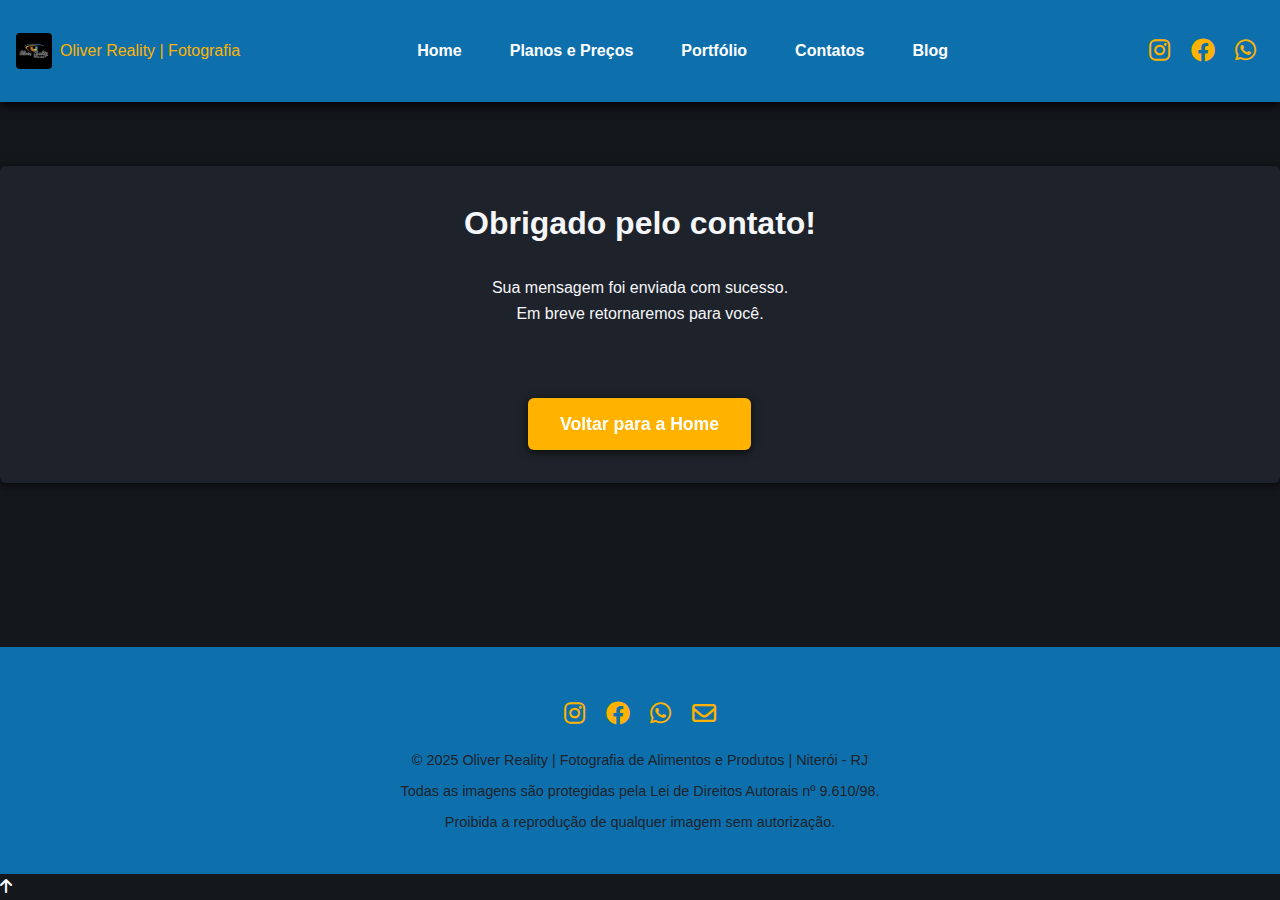
<file: obrigado.html>
<!DOCTYPE html>
<html lang="pt-br">
<head>
    <meta charset="UTF-8">
    <meta name="viewport" content="width=device-width, initial-scale=1.0">
    <title>Mensagem enviada | Oliver Reality</title>
    <meta name="description" content="Obrigado por entrar em contato com a Oliver Reality. Sua mensagem foi enviada com sucesso!">
    <link rel="stylesheet" href="style.css">
    <link rel="stylesheet" href="https://cdnjs.cloudflare.com/ajax/libs/font-awesome/6.0.0-beta3/css/all.min.css">
    <link rel="icon" type="image/jpeg" href="images/logo.jpg">
    <link rel="apple-touch-icon" href="images/logo.jpg">
    <script type="application/ld+json">
    {
      "@context": "https://schema.org",
      "@type": "LocalBusiness",
      "name": "Oliver Reality",
      "image": "https://www.oliverreality.com/images/logo.jpg",
      "@id": "https://www.oliverreality.com/obrigado.html",
      "url": "https://www.oliverreality.com/obrigado.html",
      "telephone": "+5521967433336",
      "address": {
        "@type": "PostalAddress",
        "addressLocality": "Niterói",
        "addressRegion": "RJ",
        "addressCountry": "BR"
      },
      "sameAs": [
        "https://instagram.com/oliver.reality",
        "https://facebook.com/oliverreality",
        "https://wa.me/5521967433336"
      ]
    }
    </script>
</head>
<body>
    <header>
        <nav>
            <button class="menu-toggle" aria-label="Abrir menu de navegação" tabindex="0"><i class="fas fa-bars"></i></button>
            <a href="index.html" class="logo"><img src="images/logo.jpg" alt="Logo Oliver Reality" loading="lazy" /> Oliver Reality | Fotografia</a>
            <ul>
                <li><a href="index.html">Home</a></li>
                <li><a href="planoseprecos.html">Planos e Preços</a></li>
                <li><a href="portfolio.html">Portfólio</a></li>
                <li><a href="contatos.html">Contatos</a></li>
                <li><a href="blog.html">Blog</a></li>
            </ul>
            <div class="social-footer" style="margin-left:1rem;">
                <a href="https://instagram.com/oliver.reality" target="_blank" aria-label="Instagram Oliver Reality"><i class="fab fa-instagram"></i></a>
                <a href="https://facebook.com/oliverreality" target="_blank" aria-label="Facebook Oliver Reality"><i class="fab fa-facebook"></i></a>
                <a href="https://wa.me/5521967433336" target="_blank" aria-label="WhatsApp Oliver Reality"><i class="fab fa-whatsapp"></i></a>
            </div>
        </nav>
    </header>
    <main>
        <section style="text-align:center; margin-top:4rem;">
            <h1>Obrigado pelo contato!</h1>
            <br>
            <p style="margin-bottom:2.5rem;">Sua mensagem foi enviada com sucesso.<br>
            Em breve retornaremos para você.</p>
            <a href="index.html" class="btn" style="margin:2rem auto 0 auto; display:inline-block;">Voltar para a Home</a>
        </section>
    </main>
    <footer>
        <div class="social-footer">
            <a href="https://instagram.com/oliver.reality" target="_blank" aria-label="Instagram Oliver Reality"><i class="fab fa-instagram"></i></a>
            <a href="https://facebook.com/oliverreality" target="_blank" aria-label="Facebook Oliver Reality"><i class="fab fa-facebook"></i></a>
            <a href="https://wa.me/5521967433336" target="_blank" aria-label="WhatsApp Oliver Reality"><i class="fab fa-whatsapp"></i></a>
            <a href="mailto:oliverrealityfoto@gmail.com"><i class="far fa-envelope"></i></a>
        </div>
        <p>&copy; 2025 Oliver Reality | Fotografia de Alimentos e Produtos | Niterói - RJ</p>
        <p>Todas as imagens são protegidas pela Lei de Direitos Autorais nº 9.610/98.</p>
        <p>Proibida a reprodução de qualquer imagem sem autorização.</p>
    </footer>
    <script src="script.js"></script>
    <script>
    // Menu hambúrguer para mobile
    const menuToggle = document.querySelector('.menu-toggle');
    const navUl = document.querySelector('header nav ul');
    menuToggle && menuToggle.addEventListener('click', () => {
      navUl.classList.toggle('open');
    });
    menuToggle && menuToggle.addEventListener('keydown', (e) => {
      if (e.key === 'Enter' || e.key === ' ') {
        navUl.classList.toggle('open');
      }
    });
    </script>
</body>
</html>
</file>
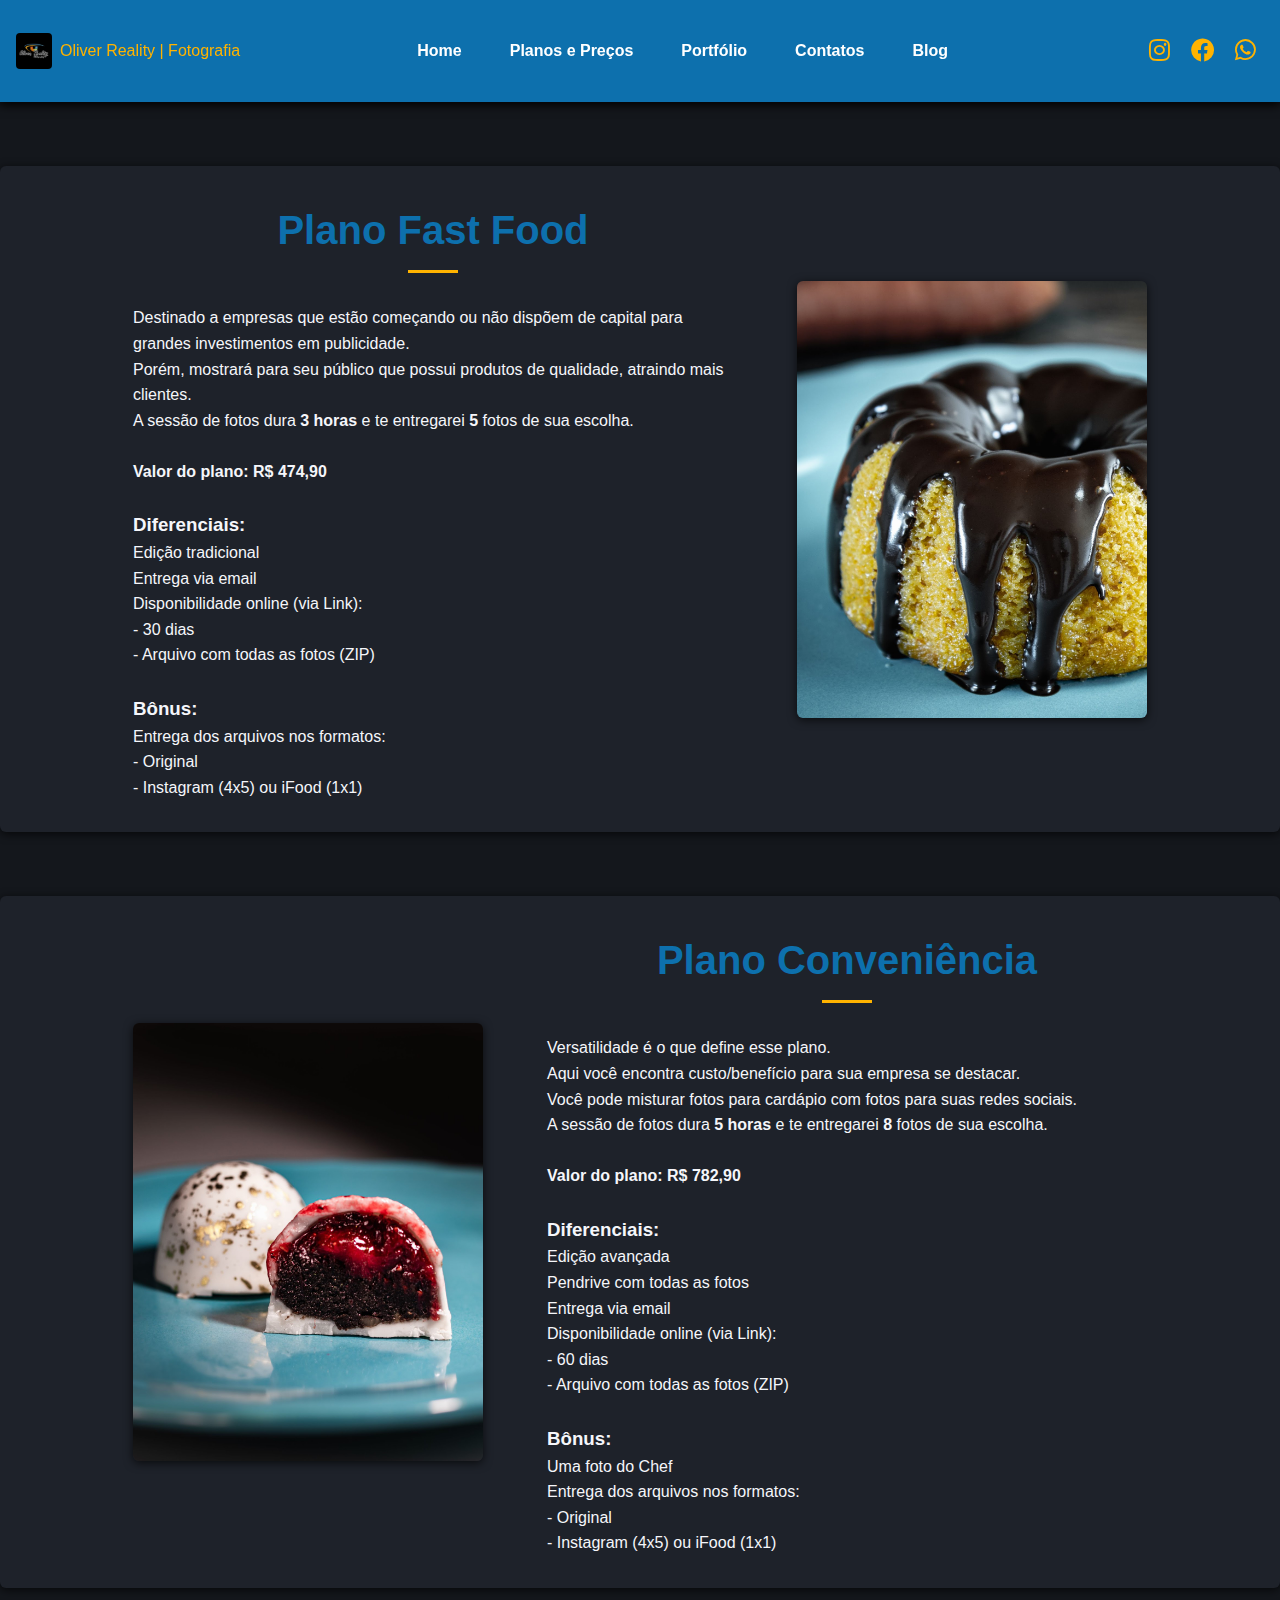
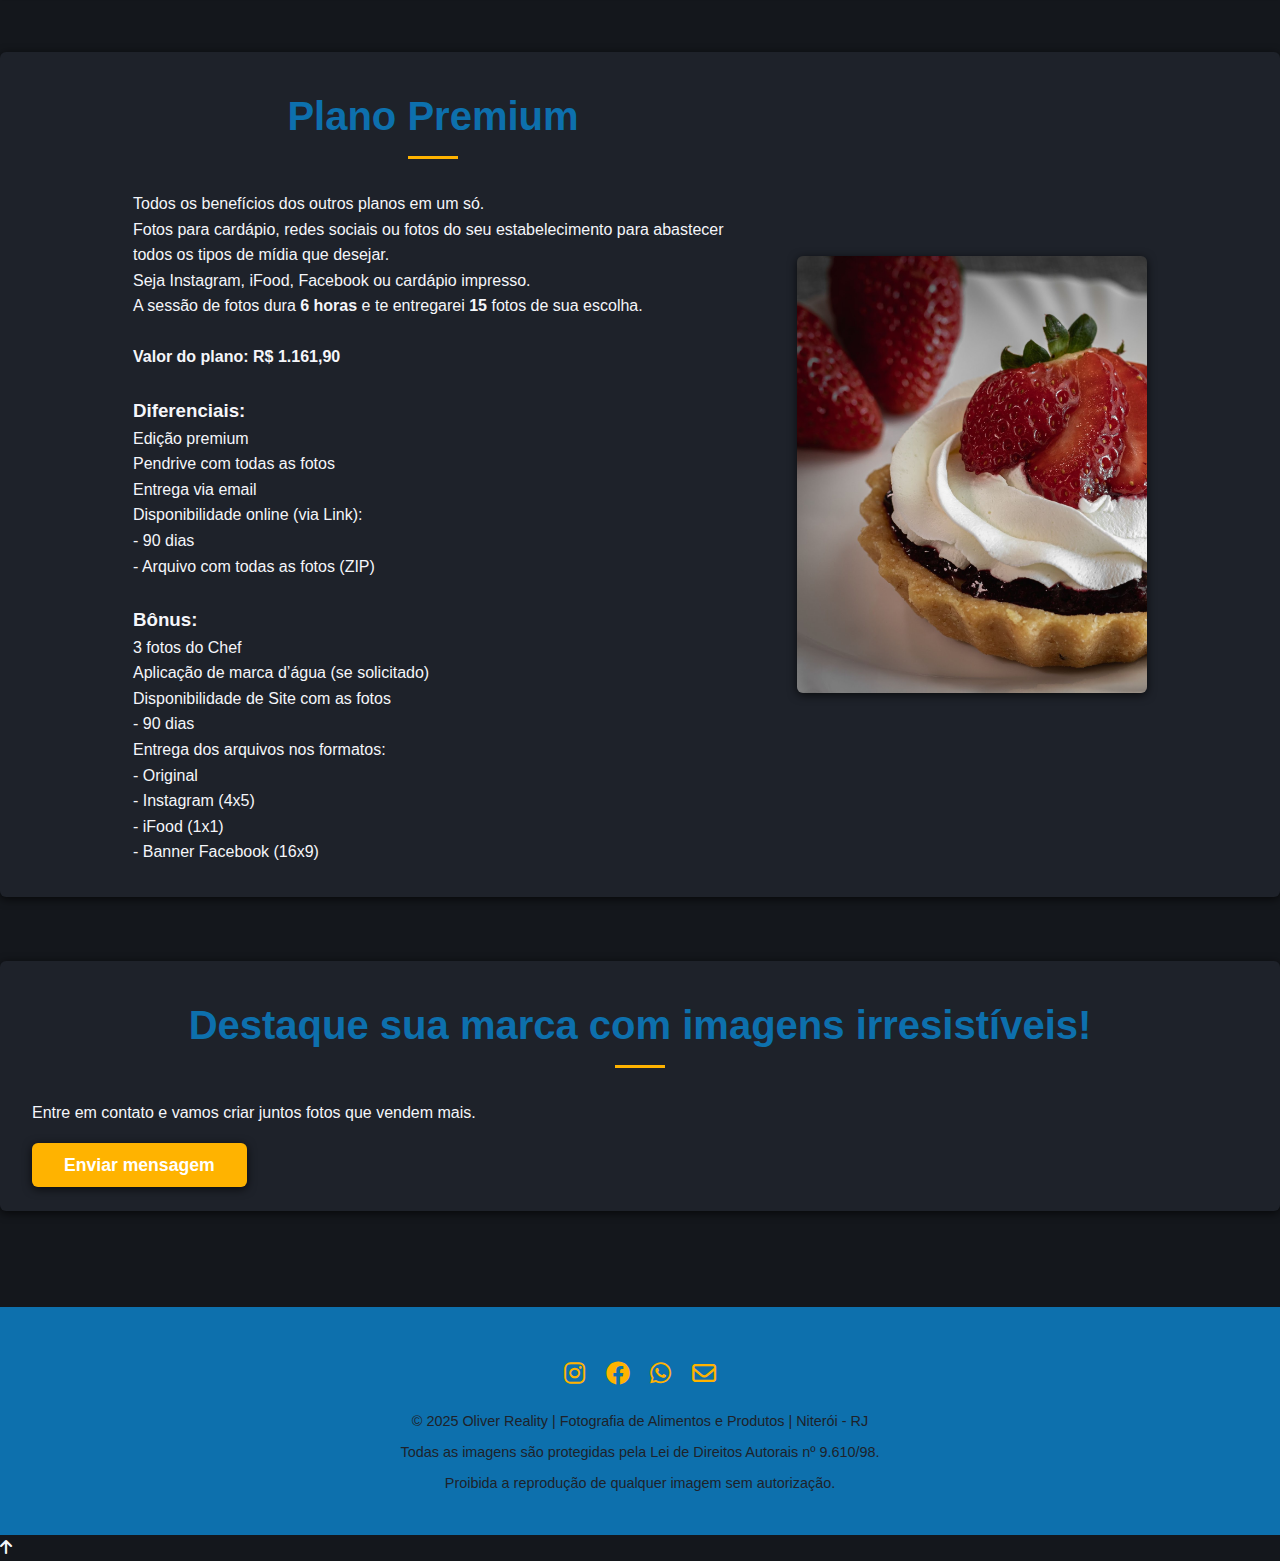
<file: planoseprecos.html>
<!DOCTYPE html>
<html lang="pt-br">

<head>
  <!-- Metadados básicos da página de planos e preços -->
  <meta charset="UTF-8">
  <meta name="viewport" content="width=device-width, initial-scale=1.0">
  <title>Oliver Reality | Planos e Preços</title>
  <!-- Descrição e palavras-chave para SEO -->
  <meta name="description" content="Conheça nossos planos e preços para fotografia de alimentos e produtos. Solicite um orçamento personalizado.">
  <meta name="keywords" content="planos de fotografia, preços, orçamento, fotografia de alimentos, Oliver Reality, Niterói">
  <!-- Metadados para redes sociais (Open Graph) -->
  <meta property="og:title" content="Oliver Reality | Planos e Preços">
  <meta property="og:description" content="Veja nossos planos e preços para serviços de fotografia profissional.">
  <meta property="og:type" content="website">
  <meta property="og:url" content="https://www.oliverreality.com/planoseprecos.html">
  <meta property="og:image" content="images/portfolio1.jpg">
  <!-- URL canônica para SEO -->
  <link rel="canonical" href="https://www.oliverreality.com/planoseprecos.html">
  <!-- CSS principal -->
  <link rel="stylesheet" href="style.css">
  <link rel="stylesheet" href="css/planoseprecos.css">
  <!-- Font Awesome para ícones -->
  <link rel="stylesheet" href="https://cdnjs.cloudflare.com/ajax/libs/font-awesome/6.0.0-beta3/css/all.min.css">
  <!-- Favicon -->
  <link rel="icon" type="image/jpeg" href="images/logo.jpg">
  <link rel="apple-touch-icon" href="images/logo.jpg">
  <!-- Google Analytics (rastreamento de visitas) -->
  <script async src="https://www.googletagmanager.com/gtag/js?id=G-T5NTMZQT9E"></script>
  <script>
    window.dataLayer = window.dataLayer || [];
    function gtag() { dataLayer.push(arguments); }
    gtag('js', new Date());
    gtag('config', 'G-T5NTMZQT9E');
  </script>
  <!-- Dados estruturados para SEO local -->
  <script type="application/ld+json">
    {
      "@context": "https://schema.org",
      "@type": "LocalBusiness",
      "name": "Oliver Reality",
      "image": "https://www.oliverreality.com/images/logo.jpg",
      "@id": "https://www.oliverreality.com/planoseprecos.html",
      "url": "https://www.oliverreality.com/planoseprecos.html",
      "telephone": "+5521967433336",
      "address": {
        "@type": "PostalAddress",
        "addressLocality": "Niterói",
        "addressRegion": "RJ",
        "addressCountry": "BR"
      },
      "sameAs": [
        "https://instagram.com/oliver.reality",
        "https://facebook.com/oliverreality",
        "https://wa.me/5521967433336"
      ]
    }
    </script>
</head>

<body>
  <!-- Cabeçalho e navegação principal -->
  <header>
    <nav>
      <!-- Botão do menu hambúrguer para mobile -->
      <button class="menu-toggle" aria-label="Abrir menu de navegação" tabindex="0"><i class="fas fa-bars"></i></button>
      <!-- Logo e nome do site -->
      <a href="index.html" class="logo"><img src="images/logo.jpg" alt="Logo Oliver Reality" loading="lazy" /> Oliver Reality | Fotografia</a>
      <!-- Menu de navegação principal -->
      <ul>
        <li><a href="index.html">Home</a></li>
        <li><a href="planoseprecos.html">Planos e Preços</a></li>
        <li><a href="portfolio.html">Portfólio</a></li>
        <li><a href="contatos.html">Contatos</a></li>
        <li><a href="blog.html">Blog</a></li>
      </ul>
      <!-- Ícones de redes sociais no cabeçalho -->
      <div class="social-footer" style="margin-left:1rem;">
        <a href="https://instagram.com/oliver.reality" target="_blank" aria-label="Instagram Oliver Reality"><i class="fab fa-instagram"></i></a>
        <a href="https://facebook.com/oliverreality" target="_blank" aria-label="Facebook Oliver Reality"><i class="fab fa-facebook"></i></a>
        <a href="https://wa.me/5521967433336" target="_blank" aria-label="WhatsApp Oliver Reality"><i class="fab fa-whatsapp"></i></a>
      </div>
    </nav>
  </header>

  <main>
    <!-- Plano Fast Food -->
    <section class="flex-section">
      <div class="flex-text">
        <h2>Plano Fast Food</h2>
        <p>Destinado a empresas que estão começando ou não dispõem de capital para grandes investimentos em publicidade.<br>
        Porém, mostrará para seu público que possui produtos de qualidade, atraindo mais clientes.</p>
        <p>A sessão de fotos dura <strong>3 horas</strong> e te entregarei <strong>5</strong> fotos de sua escolha.</p>
        <br>
        <p><strong>Valor do plano: R$ 474,90</strong></p>
        <br>
        <h3>Diferenciais:</h3>
        <ul>
          <li>Edição tradicional</li>
          <li>Entrega via email</li>
          <li>Disponibilidade online (via Link):
            <ul>
              <li>- 30 dias</li>
              <li>- Arquivo com todas as fotos (ZIP)</li>
            </ul>
          </li>
        </ul>
        <br>
        <h3>Bônus:</h3>
        <ul>
          <li>Entrega dos arquivos nos formatos:
            <ul>
              <li>- Original</li>
              <li>- Instagram (4x5) ou iFood (1x1)</li>
            </ul>
          </li>
        </ul>
      </div>
      <img src="images/IMG_5430-2.jpg" alt="Foto Plano Fast Food" class="flex-image" style="object-fit:cover;">
    </section>
    <!-- /Plano Fast Food -->

    <!-- Plano Conveniência -->
    <section class="flex-section">
      <img src="images/IMG_0002-4.jpg" alt="Foto Plano Conveniência" class="flex-image" style="object-fit:cover;">
      <div class="flex-text">
        <h2>Plano Conveniência</h2>
        <p>Versatilidade é o que define esse plano.<br>
        Aqui você encontra custo/benefício para sua empresa se destacar.<br>
        Você pode misturar fotos para cardápio com fotos para suas redes sociais.</p>
        <p>A sessão de fotos dura <strong>5 horas</strong> e te entregarei <strong>8</strong> fotos de sua escolha.</p>
        <br>
        <p><strong>Valor do plano: R$ 782,90</strong></p>
        <br>
        <h3>Diferenciais:</h3>
        <ul>
          <li>Edição avançada</li>
          <li>Pendrive com todas as fotos</li>
          <li>Entrega via email</li>
          <li>Disponibilidade online (via Link):
            <ul>
              <li>- 60 dias</li>
              <li>- Arquivo com todas as fotos (ZIP)</li>
            </ul>
          </li>
        </ul>
        <br>
        <h3>Bônus:</h3>
        <ul>
          <li>Uma foto do Chef</li>
          <li>Entrega dos arquivos nos formatos:
            <ul>
              <li>- Original</li>
              <li>- Instagram (4x5) ou iFood (1x1)</li>
            </ul>
          </li>
        </ul>
      </div>
    </section>
    <!-- /Plano Conveniência -->

    <!-- Plano Premium -->
    <section class="flex-section">
      <div class="flex-text">
        <h2>Plano Premium</h2>
        <p>Todos os benefícios dos outros planos em um só.<br>
        Fotos para cardápio, redes sociais ou fotos do seu estabelecimento para abastecer todos os tipos de mídia que desejar.<br>
        Seja Instagram, iFood, Facebook ou cardápio impresso.</p>
        <p>A sessão de fotos dura <strong>6 horas</strong> e te entregarei <strong>15</strong> fotos de sua escolha.</p>
        <br>
        <p><strong>Valor do plano: R$ 1.161,90</strong></p>
        <br>
        <h3>Diferenciais:</h3>
        <ul>
          <li>Edição premium</li>
          <li>Pendrive com todas as fotos</li>
          <li>Entrega via email</li>
          <li>Disponibilidade online (via Link):
            <ul>
              <li>- 90 dias</li>
              <li>- Arquivo com todas as fotos (ZIP)</li>
            </ul>
          </li>
        </ul>
        <br>
        <h3>Bônus:</h3>
        <ul>
          <li>3 fotos do Chef</li>
          <li>Aplicação de marca d’água (se solicitado)</li>
          <li>Disponibilidade de Site com as fotos
            <ul>
              <li>- 90 dias</li>
            </ul>
          </li>
          <li>Entrega dos arquivos nos formatos:
            <ul>
              <li>- Original</li>
              <li>- Instagram (4x5)</li>
              <li>- iFood (1x1)</li>
              <li>- Banner Facebook (16x9)</li>
            </ul>
          </li>
        </ul>
      </div>
      <img src="images/IMG_6737-2.jpg" alt="Foto Plano Premium" class="flex-image" style="object-fit:cover;">
    </section>
    <!-- /Plano Premium -->

    <section class="portfolio-cta">
      <div class="cta-content">
        <h2>Destaque sua marca com imagens irresistíveis!</h2>
        <p>Entre em contato e vamos criar juntos fotos que vendem mais.</p>
        <br>
        <a href="contatos.html" class="btn btn-cta">Enviar mensagem</a>
      </div>
    </section>
  </main>

  <footer>
    <div class="social-footer">
      <a href="https://instagram.com/oliver.reality" target="_blank"><i class="fab fa-instagram"></i></a>
      <a href="https://facebook.com/oliverreality" target="_blank"><i class="fab fa-facebook"></i></a>
      <a href="https://wa.me/5521967433336" target="_blank"><i class="fab fa-whatsapp"></i></a>
      <a href="mailto:oliverrealityfoto@gmail.com"><i class="far fa-envelope"></i></a>
    </div>
    <p>&copy; 2025 Oliver Reality | Fotografia de Alimentos e Produtos | Niterói - RJ</p>
    <p>Todas as imagens são protegidas pela Lei de Direitos Autorais nº 9.610/98.</p>
    <p>Proibida a reprodução de qualquer imagem sem autorização.</p>
  </footer>

  <script src="script.js"></script>
  <script>
    // Menu hambúrguer para mobile
    const menuToggle = document.querySelector('.menu-toggle');
    const navUl = document.querySelector('header nav ul');
    menuToggle.addEventListener('click', () => {
      navUl.classList.toggle('open');
    });
    menuToggle.addEventListener('keydown', (e) => {
      if (e.key === 'Enter' || e.key === ' ') {
        navUl.classList.toggle('open');
      }
    });
  </script>
</body>

</html>
</file>
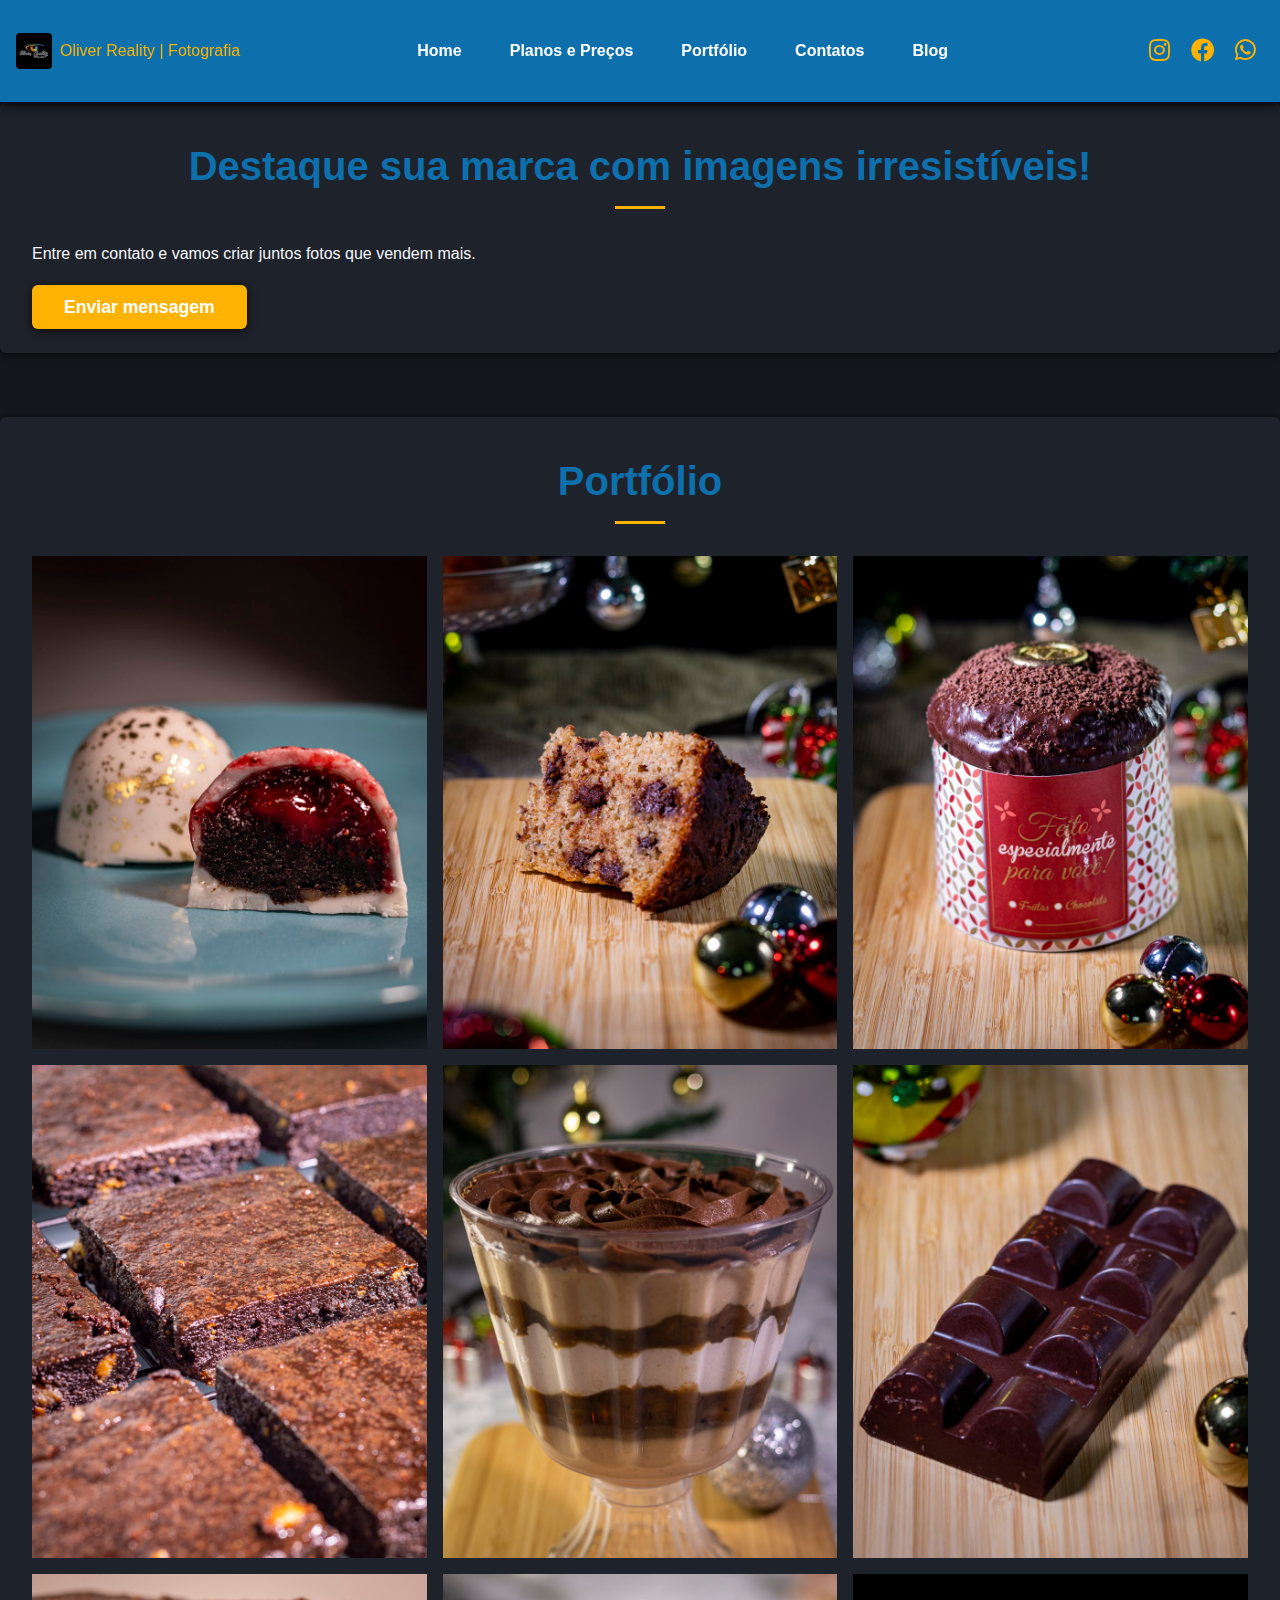
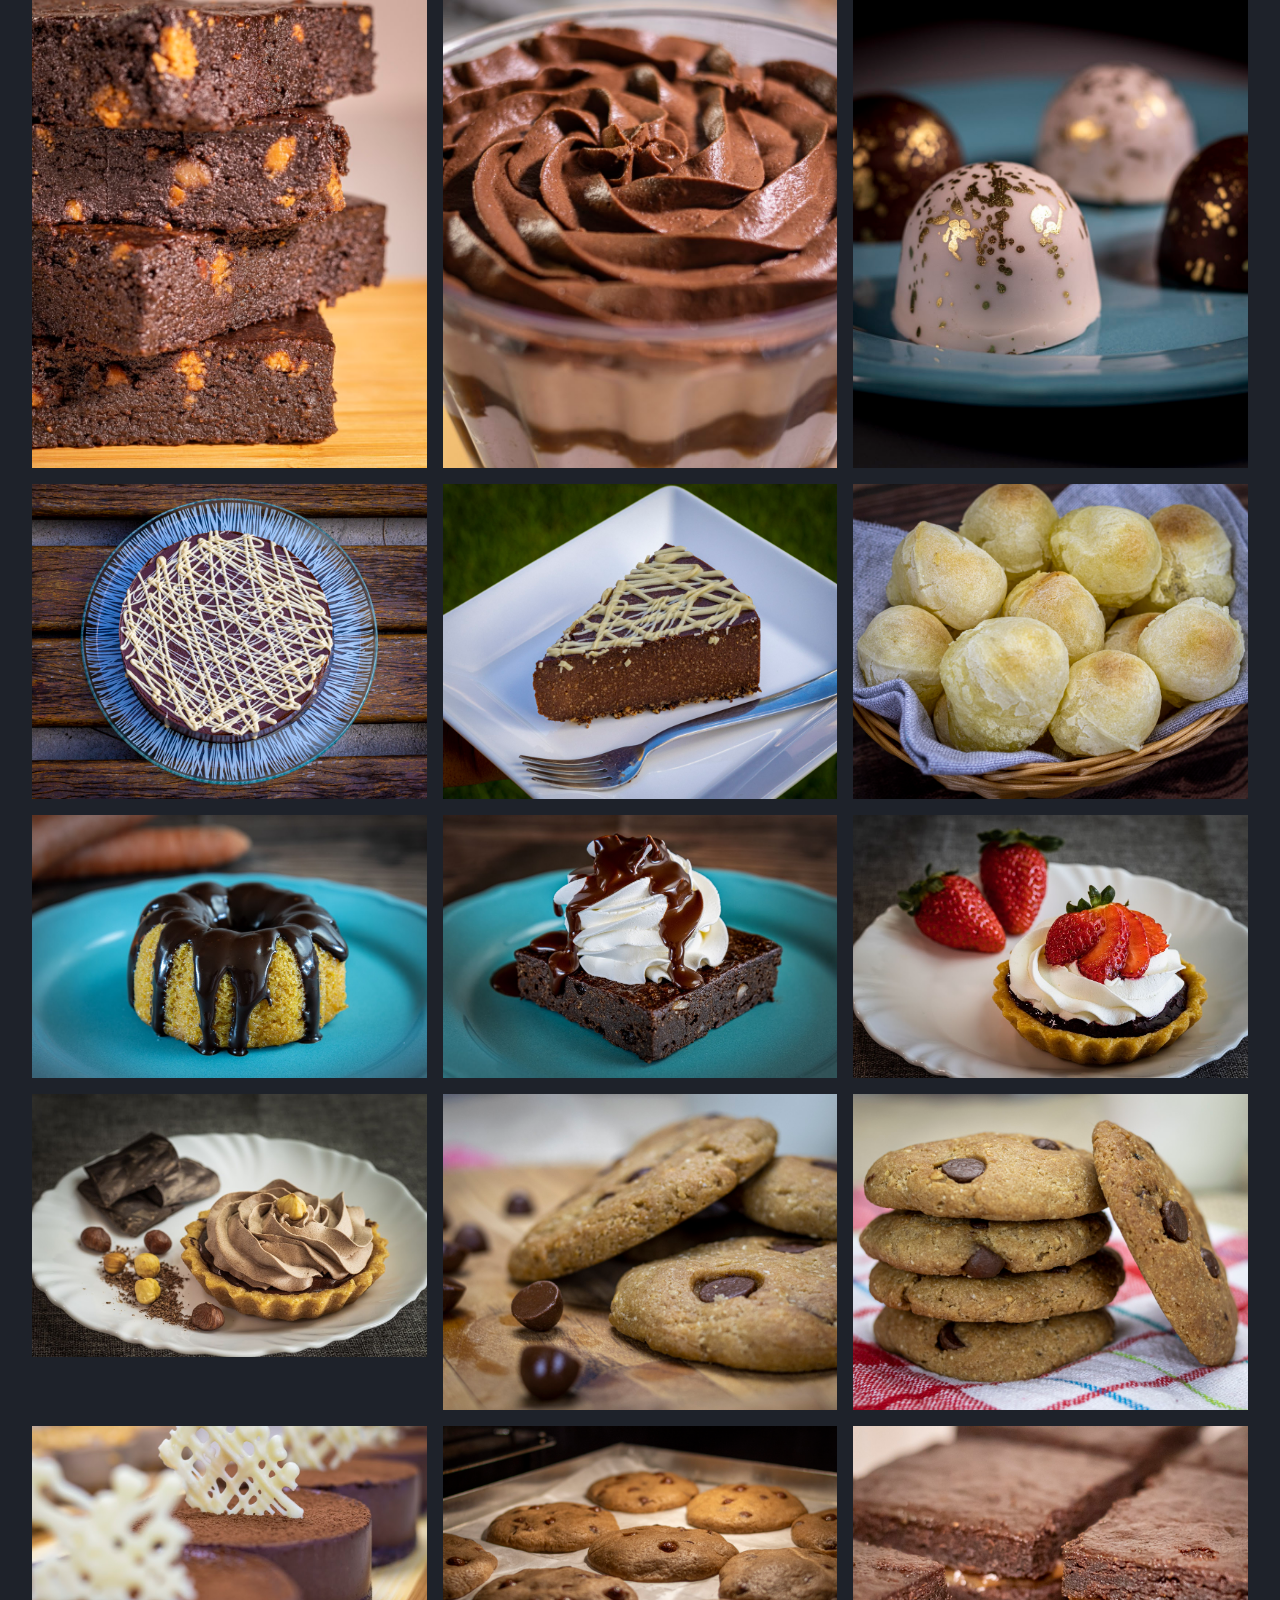
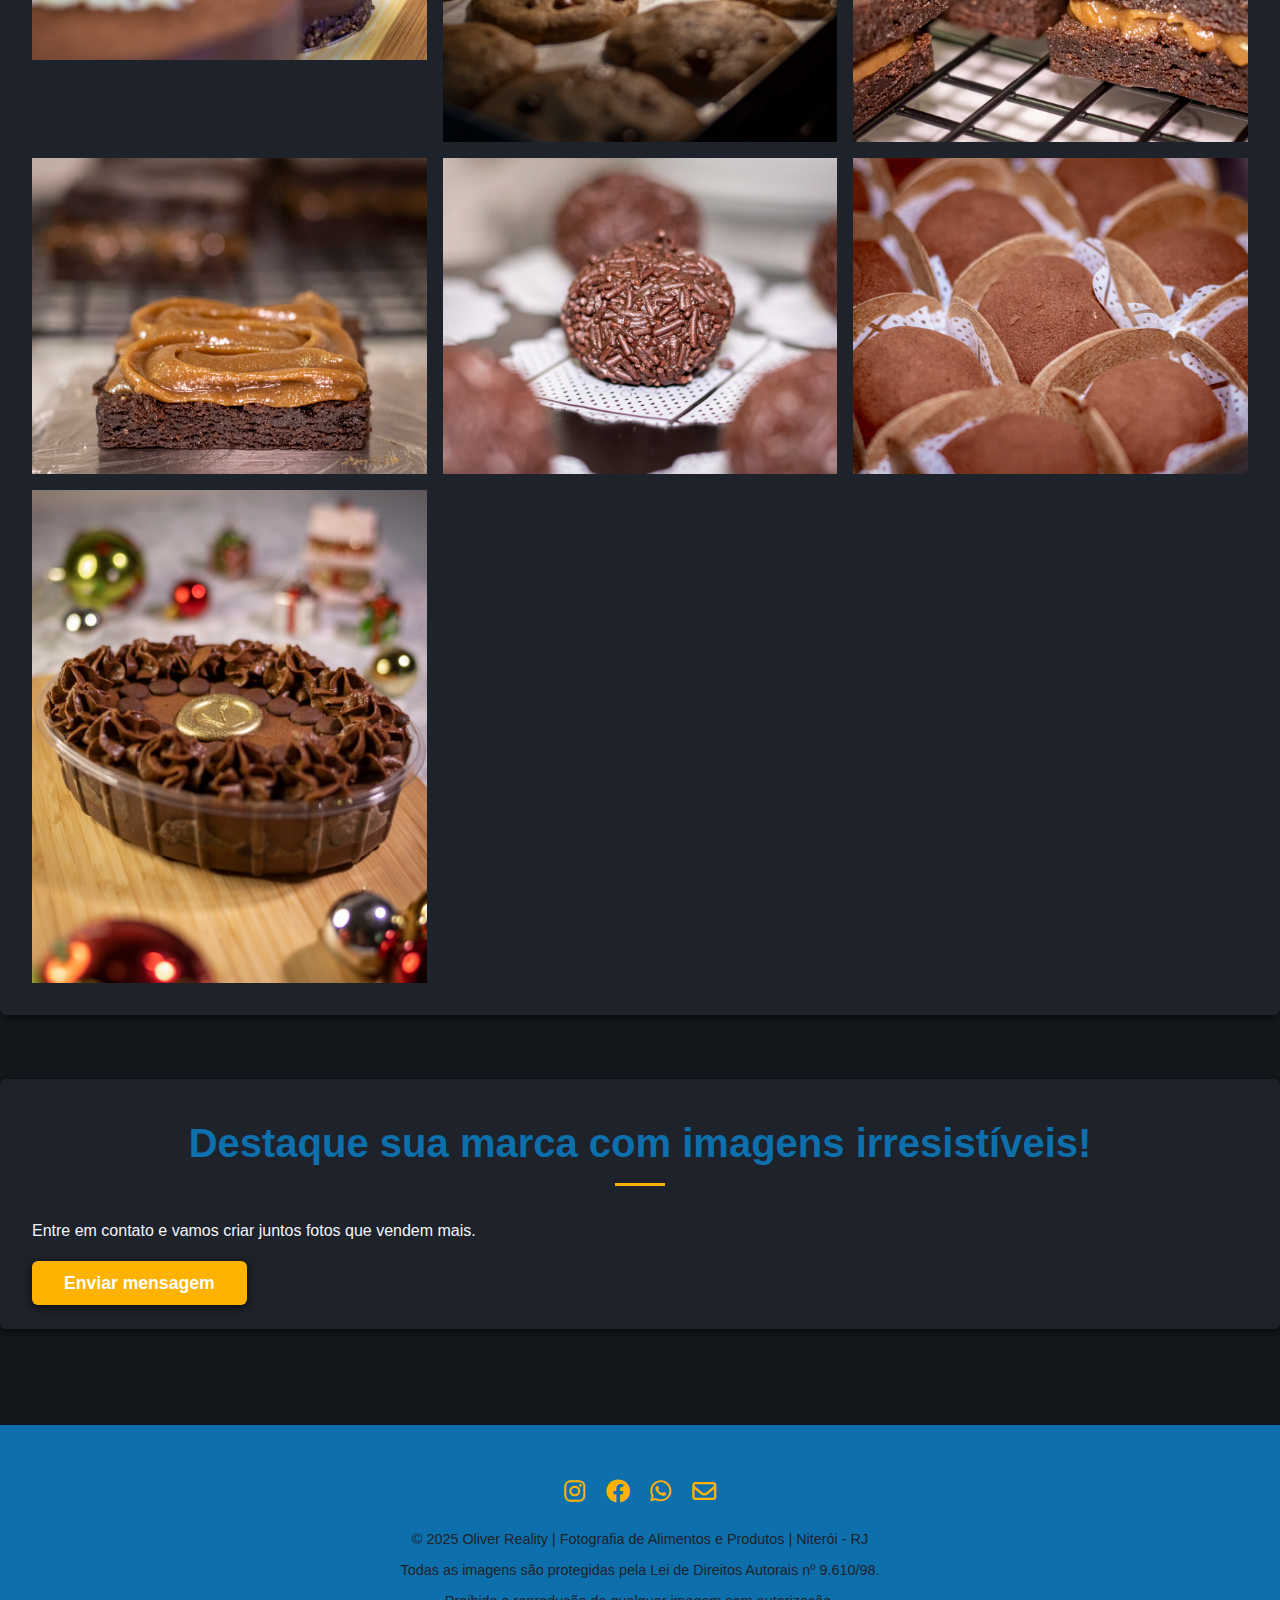
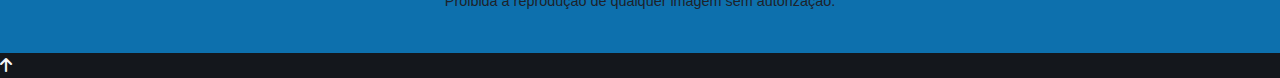
<file: portfolio.html>
<!DOCTYPE html>
<html lang="pt-br">

<head>
    <!-- Metadados básicos da página de portfólio -->
    <meta charset="UTF-8">
    <meta name="viewport" content="width=device-width, initial-scale=1.0">
    <title>Oliver Reality | Portfólio</title>
    <!-- Descrição e palavras-chave para SEO -->
    <meta name="description"
        content="Confira o portfólio de fotografia de alimentos da Oliver Reality. Imagens profissionais para valorizar seu negócio.">
    <meta name="keywords"
        content="portfólio, fotografia de alimentos, fotos profissionais, Oliver Reality, Niterói, fotografia de produtos">
    <!-- Metadados para redes sociais (Open Graph) -->
    <meta property="og:title" content="Oliver Reality | Portfólio">
    <meta property="og:description"
        content="Veja exemplos de trabalhos realizados em fotografia de alimentos e produtos.">
    <meta property="og:type" content="website">
    <meta property="og:url" content="https://www.oliverreality.com/portfolio.html">
    <meta property="og:image" content="images/portfolio1.jpg">
    <!-- URL canônica para SEO -->
    <link rel="canonical" href="https://www.oliverreality.com/portfolio.html">
    <!-- CSS principal -->
    <link rel="stylesheet" href="style.css">
    <link rel="stylesheet" href="css/portfolio.css">
    <!-- Font Awesome para ícones -->
    <link rel="stylesheet" href="https://cdnjs.cloudflare.com/ajax/libs/font-awesome/6.0.0-beta3/css/all.min.css">
    <!-- Favicon -->
    <link rel="icon" type="image/jpeg" href="images/logo.jpg">
    <link rel="apple-touch-icon" href="images/logo.jpg">
    <!-- Dados estruturados para SEO local -->
    <script type="application/ld+json">
    {
      "@context": "https://schema.org",
      "@type": "LocalBusiness",
      "name": "Oliver Reality",
      "image": "https://www.oliverreality.com/images/logo.jpg",
      "@id": "https://www.oliverreality.com/portfolio.html",
      "url": "https://www.oliverreality.com/portfolio.html",
      "telephone": "+5521967433336",
      "address": {
        "@type": "PostalAddress",
        "addressLocality": "Niterói",
        "addressRegion": "RJ",
        "addressCountry": "BR"
      },
      "sameAs": [
        "https://instagram.com/oliver.reality",
        "https://facebook.com/oliverreality",
        "https://wa.me/5521967433336"
      ]
    }
    </script>
</head>

<body>
    <!-- Cabeçalho e navegação principal -->
    <header>
        <nav>
            <!-- Botão do menu hambúrguer para mobile -->
            <button class="menu-toggle" aria-label="Abrir menu de navegação" tabindex="0"><i
                    class="fas fa-bars"></i></button>
            <!-- Logo e nome do site -->
            <a href="index.html" class="logo"><img src="images/logo.jpg" alt="Logo Oliver Reality" loading="lazy" />
                Oliver Reality | Fotografia</a>
            <!-- Menu de navegação principal -->
            <ul>
                <li><a href="index.html">Home</a></li>
                <li><a href="planoseprecos.html">Planos e Preços</a></li>
                <li><a href="portfolio.html">Portfólio</a></li>
                <li><a href="contatos.html">Contatos</a></li>
                <li><a href="blog.html">Blog</a></li>
            </ul>
            <!-- Ícones de redes sociais no cabeçalho -->
            <div class="social-footer" style="margin-left:1rem;">
                <a href="https://instagram.com/oliver.reality" target="_blank" aria-label="Instagram Oliver Reality"><i
                        class="fab fa-instagram"></i></a>
                <a href="https://facebook.com/oliverreality" target="_blank" aria-label="Facebook Oliver Reality"><i
                        class="fab fa-facebook"></i></a>
                <a href="https://wa.me/5521967433336" target="_blank" aria-label="WhatsApp Oliver Reality"><i
                        class="fab fa-whatsapp"></i></a>
            </div>
        </nav>
    </header>

    <main>
        <section class="portfolio-cta">
            <div class="cta-content">
                <h2>Destaque sua marca com imagens irresistíveis!</h2>
                <p>Entre em contato e vamos criar juntos fotos que vendem mais.</p>
                <br>
                <a href="contatos.html" class="btn btn-cta">Enviar mensagem</a>
            </div>
        </section>

        <section id="portfolio">
            <h2>Portfólio</h2>
            <div class="portfolio-gallery">
                <figure>
                    <img src="images/portfolio/IMG_0002-4.jpg" alt="Fotografia de alimento - IMG_0002-4">
                </figure>
                <figure>
                    <img src="images/portfolio/IMG_0003-2.jpg" alt="Fotografia de alimento - IMG_0003-2">
                </figure>
                <figure>
                    <img src="images/portfolio/IMG_0003.jpg" alt="Fotografia de alimento - IMG_0003">
                </figure>
                <figure>
                    <img src="images/portfolio/IMG_0005.jpg" alt="Fotografia de alimento - IMG_0005">
                </figure>
                <figure>
                    <img src="images/portfolio/IMG_0007.jpg" alt="Fotografia de alimento - IMG_0007">
                </figure>
                <figure>
                    <img src="images/portfolio/IMG_0008-2.jpg" alt="Fotografia de alimento - IMG_0008-2">
                </figure>
                <figure>
                    <img src="images/portfolio/IMG_0008-3.jpg" alt="Fotografia de alimento - IMG_0008-3">
                </figure>
                <figure>
                    <img src="images/portfolio/IMG_0008.jpg" alt="Fotografia de alimento - IMG_0008">
                </figure>
                <figure>
                    <img src="images/portfolio/IMG_0012.jpg" alt="Fotografia de alimento - IMG_0012">
                </figure>
                <figure>
                    <img src="images/portfolio/IMG_2146.jpg" alt="Fotografia de alimento - IMG_2146">
                </figure>
                <figure>
                    <img src="images/portfolio/IMG_2165.jpg" alt="Fotografia de alimento - IMG_2165">
                </figure>
                <figure>
                    <img src="images/portfolio/IMG_2311.jpg" alt="Fotografia de alimento - IMG_2311">
                </figure>
                <figure>
                    <img src="images/portfolio/IMG_5430.jpg" alt="Fotografia de alimento - IMG_5430">
                </figure>
                <figure>
                    <img src="images/portfolio/IMG_5435-HDR-Edit.jpg" alt="Fotografia de alimento - IMG_5435-HDR-Edit">
                </figure>
                <figure>
                    <img src="images/portfolio/IMG_6737.jpg" alt="Fotografia de alimento - IMG_6737">
                </figure>
                <figure>
                    <img src="images/portfolio/IMG_6743.jpg" alt="Fotografia de alimento - IMG_6743">
                </figure>
                <figure>
                    <img src="images/portfolio/IMG_6761.jpg" alt="Fotografia de alimento - IMG_6761">
                </figure>
                <figure>
                    <img src="images/portfolio/IMG_6763.jpg" alt="Fotografia de alimento - IMG_6763">
                </figure>
                <figure>
                    <img src="images/portfolio/IMG_6816.jpg" alt="Fotografia de alimento - IMG_6816">
                </figure>
                <figure>
                    <img src="images/portfolio/IMG_9216.jpg" alt="Fotografia de alimento - IMG_9216">
                </figure>
                <figure>
                    <img src="images/portfolio/IMG_9372.jpg" alt="Fotografia de alimento - IMG_9372">
                </figure>
                <figure>
                    <img src="images/portfolio/IMG_9375.jpg" alt="Fotografia de alimento - IMG_9375">
                </figure>
                <figure>
                    <img src="images/portfolio/IMG_9466.jpg" alt="Fotografia de alimento - IMG_9466">
                </figure>
                <figure>
                    <img src="images/portfolio/IMG_9467.jpg" alt="Fotografia de alimento - IMG_9467">
                </figure>
                <figure>
                    <img src="images/portfolio/IMG_9993.jpg" alt="Fotografia de alimento - IMG_9993">
                </figure>
            </div>
        </section>
        <section class="portfolio-cta">
            <div class="cta-content">
                <h2>Destaque sua marca com imagens irresistíveis!</h2>
                <p>Entre em contato e vamos criar juntos fotos que vendem mais.</p>
                <br>
                <a href="contatos.html" class="btn btn-cta">Enviar mensagem</a>
            </div>
        </section>
    </main>

    <footer>
        <div class="social-footer">
            <a href="https://instagram.com/oliver.reality" target="_blank"><i class="fab fa-instagram"></i></a>
            <a href="https://facebook.com/oliverreality" target="_blank"><i class="fab fa-facebook"></i></a>
            <a href="https://wa.me/5521967433336" target="_blank"><i class="fab fa-whatsapp"></i></a>
            <a href="mailto:oliverrealityfoto@gmail.com"><i class="far fa-envelope"></i></a>
        </div>
        <p>&copy; 2025 Oliver Reality | Fotografia de Alimentos e Produtos | Niterói - RJ</p>
        <p>Todas as imagens são protegidas pela Lei de Direitos Autorais nº 9.610/98.</p>
        <p>Proibida a reprodução de qualquer imagem sem autorização.</p>
    </footer>

    <script src="script.js"></script>
    <script>
        // Menu hambúrguer para mobile
        const menuToggle = document.querySelector('.menu-toggle');
        const navUl = document.querySelector('header nav ul');
        menuToggle.addEventListener('click', () => {
            navUl.classList.toggle('open');
        });
        menuToggle.addEventListener('keydown', (e) => {
            if (e.key === 'Enter' || e.key === ' ') {
                navUl.classList.toggle('open');
            }
        });
    </script>
</body>

</html>
</file>
<file: css/blog.css>
.btn {
    background: var(--color-primary);
    color: #fff;
    padding: 0.75rem 2rem;
    border: none;
    border-radius: var(--border-radius);
    font-size: 1.1rem;
    font-weight: bold;
    cursor: pointer;
    box-shadow: var(--box-shadow);
    transition: background 0.3s, color 0.3s;
}

.btn:hover {
    background: var(--color-accent);
    color: var(--color-dark);
}

.blog-posts {
    display: grid;
    grid-template-columns: repeat(auto-fill, minmax(300px, 1fr));
    gap: var(--spacing-large);
    margin-top: var(--spacing-large);
}

.blog-post {
    background: var(--color-light);
    border-radius: var(--border-radius);
    overflow: hidden;
    box-shadow: var(--box-shadow);
    transition: transform 0.3s;
}

.blog-post:hover {
    transform: translateY(-5px);
}

.blog-post img {
    width: 100%;
    height: 200px;
    object-fit: cover;
}

.blog-post-content {
    padding: var(--spacing-medium);
}

#blog {
    padding: var(--spacing-large);
    max-width: 1200px;
    margin: 0 auto;
}

.blog-posts {
    display: grid;
    grid-template-columns: repeat(auto-fill, minmax(300px, 1fr));
    gap: var(--spacing-large);
    margin-top: var(--spacing-large);
}

.blog-post {
    background: var(--color-light);
    border-radius: var(--border-radius);
    overflow: hidden;
    box-shadow: var(--box-shadow);
    transition: transform 0.3s;
    display: flex;
    flex-direction: column;
}

.blog-post:hover {
    transform: translateY(-5px);
}

.blog-post img {
    width: 100%;
    height: 200px;
    object-fit: cover;
}

.blog-post-content {
    padding: var(--spacing-medium);
    display: flex;
    flex-direction: column;
    flex-grow: 1;
}

.blog-post-content h3 {
    color: var(--color-primary);
    font-size: 1.5rem;
    margin-bottom: var(--spacing-small);
    font-family: var(--font-secondary);
}

.blog-post-content p {
    flex-grow: 1;
    margin-bottom: var(--spacing-medium);
    color: var(--color-text);
    line-height: 1.6;
}

.blog-post-content .btn {
    align-self: flex-start;
    margin-top: auto;
}

.blog-links-cta {
    background: var(--color-light);
    border-radius: var(--border-radius);
    box-shadow: var(--box-shadow);
    padding: var(--spacing-large);
    margin: var(--spacing-xlarge) auto;
    max-width: 800px;
    text-align: center;
}

.blog-links-cta h3 {
    color: var(--color-secondary);
    font-size: 1.8rem;
    margin-bottom: var(--spacing-medium);
    position: relative;
    padding-bottom: var(--spacing-small);
}

.blog-links-cta h3::after {
    content: '';
    display: block;
    width: 60px;
    height: 3px;
    background-color: var(--color-primary);
    margin: var(--spacing-small) auto;
    position: absolute;
    bottom: 0;
    left: 50%;
    transform: translateX(-50%);
}

.blog-links-cta ul {
    list-style: none;
    padding: 0;
    margin: 0 0 var(--spacing-large) 0;
    display: flex;
    flex-wrap: wrap;
    justify-content: center;
    gap: var(--spacing-medium);
}

.blog-links-cta ul li {
    margin: 0;
}

.blog-links-cta ul li a {
    display: inline-block;
    padding: 0.8rem 1.5rem;
    background: var(--color-secondary);
    color: white;
    border-radius: var(--border-radius);
    font-weight: 600;
    transition: all 0.3s ease;
    text-decoration: none;
    box-shadow: 0 2px 5px rgba(0,0,0,0.2);
}

.blog-links-cta ul li a:hover {
    background: var(--color-primary);
    color: #232a34;
    transform: translateY(-3px);
    box-shadow: 0 4px 8px rgba(0,0,0,0.3);
}

.blog-links-cta .btn-cta {
    display: inline-block;
    background: var(--color-primary);
    color: #232a34;
    padding: 1rem 2.5rem;
    border-radius: var(--border-radius);
    font-weight: bold;
    text-decoration: none;
    margin-top: var(--spacing-medium);
    transition: all 0.3s ease;
    border: 2px solid var(--color-primary);
    font-size: 1.1rem;
    box-shadow: 0 4px 8px rgba(0,0,0,0.2);
}

.blog-links-cta .btn-cta:hover {
    background: var(--color-accent);
    color: white;
    border-color: var(--color-accent);
    transform: translateY(-3px);
    box-shadow: 0 6px 12px rgba(0,0,0,0.3);
}

.blog-post-content {
    max-width: 900px;
    margin: 2rem auto;
    padding: 0 20px;
}

.blog-header {
    position: relative;
    margin-bottom: 2.5rem;
}

.blog-featured-image {
    width: 100%;
    height: 450px;
    object-fit: cover;
    border-radius: 12px;
}

.blog-title-container {
    position: absolute;
    bottom: 0;
    left: 0;
    right: 0;
    background: linear-gradient(transparent, rgba(0,0,0,0.7));
    padding: 2rem;
    border-radius: 0 0 12px 12px;
}

.blog-main-title {
    color: white;
    font-size: 2.5rem;
    margin: 0 0 0.5rem 0;
}

.blog-subtitle {
    color: rgba(255,255,255,0.9);
    font-size: 1.4rem;
    font-weight: 400;
    margin: 0;
}

/* Seções de conteúdo */
.blog-section {
    margin-bottom: 3rem;
}
.faq-item {
    margin-bottom: 1.5rem;
    padding-bottom: 1.5rem;
    border-bottom: 1px solid #e0dcd7;
}

.faq-item:last-child {
    margin-bottom: 0;
    padding-bottom: 0;
    border-bottom: none;
}

.faq-question {
    color: #2c3e50;
    margin: 0 0 0.5rem 0;
    cursor: pointer;
    font-size: 1.1rem;
}

.faq-answer {
    color: #555;
    line-height: 1.6;
}

.blog-faq {
    background: var(--color-light);
    padding: 2rem;
    border-radius: 12px;
    margin-top: 2rem;
}

.benefits-list {
    list-style: none;
    padding: 0;
}

.benefit-item {
    display: flex;
    margin-bottom: 2rem;
    align-items: flex-start;
}

.benefit-number {
    background: #e67e22;
    color: white;
    width: 30px;
    height: 30px;
    border-radius: 50%;
    display: flex;
    align-items: center;
    justify-content: center;
    font-weight: bold;
    flex-shrink: 0;
    margin-right: 15px;
    margin-top: 5px;
}

.benefit-content {
    flex: 1;
}

.benefit-title {
    color: #8e44ad;
    margin: 0 0 0.5rem 0;
}

/* =========================
   RESPONSIVIDADE: BLOG (blog.html e posts)
   Ajusta grid, títulos e links do blog para telas menores.
*/
@media (max-width: 768px) {
    .blog-posts {
        grid-template-columns: 1fr;
    }

    .blog-post-content h3 {
        font-size: 1.3rem;
    }
}
@media (max-width: 768px) {
    .blog-links-cta {
        padding: var(--spacing-medium);
    }

    .blog-links-cta ul {
        flex-direction: column;
        gap: var(--spacing-small);
    }

    .blog-links-cta ul li a {
        width: 100%;
    }
}
</file>
<file: css/planoseprecos.css>
.flex-section {
    display: flex;
    align-items: center;
    justify-content: center;
    gap: var(--spacing-xlarge);
    margin: var(--spacing-xlarge) 0;
    flex-wrap: wrap;
}

.flex-text {
    flex: 1;
    min-width: 300px;
    max-width: 600px;
}

.flex-image {
    /* flex: 1; */
    /* min-width: 300px; */
    max-width: 350px;
    height: auto;
    border-radius: var(--border-radius);
    box-shadow: var(--box-shadow);
}
</file>
<file: css/portfolio.css>
.portfolio-gallery {
    display: grid;
    grid-template-columns: repeat(auto-fill, minmax(300px, 1fr));
    gap: var(--spacing-medium);
}
</file>
<file: style.css>
/*
  =========================
  VARIÁVEIS GLOBAIS E RESET (todas as páginas)
  Define cores, fontes, espaçamentos e estilos base para todo o site.
*/
:root {
    --color-background: #14171c;
    --color-text: #f5f6fa;
    --color-primary: #ffb300;
    --color-secondary: #0d70ad;
    --color-accent: #ff7043;
    --color-light: #1e222a;
    --color-dark: #fff;
    --color-success: #27ae60;
    --color-error: #e74c3c;
    --color-info: #468ebe;
    --color-warning: #f1c40f;
    --font-primary: 'Open Sans', Arial, sans-serif;
    --font-secondary: 'Lato', Arial, sans-serif;
    --font-size-base: 16px;
    --spacing-small: 0.5rem;
    --spacing-medium: 1rem;
    --spacing-large: 2rem;
    --spacing-xlarge: 4rem;
    --border-radius: 6px;
    --box-shadow: 0 2px 10px rgba(0, 0, 0, 0.7);
    --transition-speed: 0.3s;
}

/* Reset de margens, paddings e box-sizing para todos os elementos */
* {
    margin: 0;
    padding: 0;
    box-sizing: border-box;
}

/* Garante altura total da página */
html,
body {
    height: 100%;
}

/*
  =========================
  ESTILO BASE DO BODY (todas as páginas)
  Define fonte, cor de fundo, cor do texto e layout flexível.
*/
body {
    font-family: var(--font-primary);
    font-size: var(--font-size-base);
    line-height: 1.6;
    color: var(--color-text);
    background-color: var(--color-background);
    transition: background 0.3s, color 0.3s;
    min-height: 100vh;
    display: flex;
    flex-direction: column;
}

/* Garante que o main ocupe o espaço restante */
main {
    flex: 1 0 auto;
}

/*
  =========================
  LINKS (todas as páginas)
  Estilo padrão e hover para links.
*/
a {
    text-decoration: none;
    color: var(--color-primary);
    transition: color var(--transition-speed);
}

a:hover {
    color: var(--color-accent);
}

ul {
    list-style: none;
}

img {
    max-width: 100%;
    height: auto;
    display: block;
}

.container {
    width: 90%;
    max-width: 1200px;
    margin: 0 auto;
    padding: 0 var(--spacing-medium);
}

/* =========================
   HEADER E NAVEGAÇÃO (todas as páginas)
   Estiliza o cabeçalho, navegação principal e logo. Inclui sticky header.
*/
header {
    background-color: var(--color-background);
    box-shadow: var(--box-shadow);
    position: sticky;
    top: 0;
    z-index: 100;
}

header nav {
    display: flex;
    justify-content: space-between;
    align-items: center;
    background: var(--color-secondary);
    padding: var(--spacing-medium);
    box-shadow: var(--box-shadow);
}

header nav ul {
    display: flex;
    gap: var(--spacing-medium);
}

header .logo {
    display: flex;
    align-items: center;
    gap: 0.5rem;
}

header .logo img {
    height: 36px;
    width: auto;
    border-radius: 4px;
    vertical-align: middle;
}

header nav ul li a {
    color: #ffffff;
    font-weight: 600;
    padding: 0.5rem 1rem;
    border-radius: var(--border-radius);
    transition: background var(--transition-speed);
}

header nav ul li a:hover {
    background: var(--color-primary);
    color: #232a34;
}

/* =========================
   SEÇÕES E TÍTULOS (todas as páginas)
   Estiliza seções principais e títulos com destaque visual.
*/
section {
    margin-bottom: var(--spacing-xlarge);
    background: var(--color-light);
    border-radius: var(--border-radius);
    box-shadow: var(--box-shadow);
    padding: var(--spacing-large);
}

section h2 {
    font-size: 2.5rem;
    color: var(--color-secondary);
    margin-bottom: var(--spacing-large);
    text-align: center;
    position: relative;
}

section h2::after {
    content: '';
    display: block;
    width: 50px;
    height: 3px;
    background-color: var(--color-primary);
    margin: var(--spacing-small) auto;
}

/* =========================
   FOOTER (todas as páginas)
   Rodapé estilizado com cor de fundo, centralização e espaçamento.
*/
footer {
    background: var(--color-secondary);
    color: var(--color-light);
    text-align: center;
    padding: var(--spacing-large) var(--spacing-medium);
    margin-top: var(--spacing-large);
    flex-shrink: 0;
}

.social-footer {
    margin: var(--spacing-medium) 0;
}

.social-footer a {
    color: var(--color-primary);
    font-size: 1.5rem;
    margin: 0 0.5rem;
    transition: color var(--transition-speed);
}

.social-footer a:hover {
    color: var(--color-accent);
}

footer p {
    margin-bottom: var(--spacing-small);
    font-size: 0.9rem;
}

.menu-toggle {
    display: none;
    background: none;
    border: none;
    color: white;
    font-size: 1.5rem;
    cursor: pointer;
}

.section-title {
    font-size: 1.8rem;
    color: var(--color-secondary);
    margin-bottom: 1.5rem;
    padding-bottom: 0.5rem;
    border-bottom: 2px solid #f9f6f2;
}

/* =========================
   RESPONSIVIDADE: MENU E NAVEGAÇÃO (todas as páginas)
   Ajusta o menu para mobile, exibindo botão e menu em coluna.
*/
@media (max-width: 768px) {
    .menu-toggle {
        display: block;
    }

    header nav ul {
        display: none;
        flex-direction: column;
        position: absolute;
        top: 100%;
        left: 0;
        right: 0;
        background: var(--color-secondary);
        padding: var(--spacing-medium);
    }

    header nav ul.open {
        display: flex;
    }
}

/* =========================
   RESPONSIVIDADE: SEÇÕES FLEX (index.html, sobre, história)
   Ajusta layout flexível para coluna em telas menores.
*/
@media (max-width: 900px) {
    .flex-section,
    .historia2-flex {
        flex-direction: column;
        gap: var(--spacing-large);
    }

    .flex-text,
    .historia2-texto,
    .flex-image,
    .historia2-img {
        min-width: 100%;
        max-width: 100%;
    }
}

@media (max-width: 600px) {
    .flex-image,
    .historia2-img {
        max-width: 90% !important;
        margin: 0 auto;
    }
    .edicao-fotos-galeria img {
        min-width: unset;
        width: 90%;
    }
    .edicao-image {
        max-width: 90% !important;
    }
    .depoimento-img {
        max-width: 80% !important;
    }
}

.hover-lift {
    transition: transform 0.3s ease-in-out, box-shadow 0.3s ease-in-out; /* Adiciona transição para suavizar o efeito */
    will-change: transform, box-shadow; /* Otimização de performance */
}

.hover-lift:hover {
    transform: translateY(-5px);
    box-shadow: 0 8px 16px rgba(0, 0, 0, 0.4); /* Opcional: Adiciona uma sombra para realçar */
}

.btn {
    background: var(--color-primary);
    color: #fff;
    padding: 0.75rem 2rem;
    border: none;
    border-radius: var(--border-radius);
    font-size: 1.1rem;
    font-weight: bold;
    cursor: pointer;
    box-shadow: var(--box-shadow); /* Mantenha a sombra padrão */
    /* Adicione 'transform' e 'box-shadow' à transição para que o efeito seja suave */
    transition: background 0.3s, color 0.3s, transform 0.3s ease-in-out, box-shadow 0.3s ease-in-out;
}

.btn:hover {
    background: var(--color-accent);
    color: var(--color-dark);
    transform: translateY(-5px); /* Efeito de levantar */
    box-shadow: 0 8px 16px rgba(0, 0, 0, 0.4); /* Sombra mais pronunciada ao passar o mouse */
}

/* =========================
   RESPONSIVIDADE: CTA GENÉRICO (usada em várias páginas)
   Ajusta padding, fontes e largura da seção de chamada para ação (.cta-section) em diferentes breakpoints.
*/
.cta-section {
    background: var(--color-light);
    box-shadow: var(--box-shadow);
    border-radius: var(--border-radius);
    margin: var(--spacing-xlarge) auto;
    padding: var(--spacing-large) var(--spacing-medium);
    max-width: 700px;
    text-align: center;
    display: flex;
    flex-direction: column;
    align-items: center;
    gap: var(--spacing-medium);
    z-index: 1;
}

.cta-section h2 {
    color: var(--color-secondary);
    margin-bottom: var(--spacing-small);
    font-size: 2rem;
    width: 100%;
}

.cta-section p {
    margin-bottom: var(--spacing-medium);
    font-size: 1.2rem;
    color: var(--color-text);
    width: 100%;
}

.cta-section .btn-cta {
    margin-top: var(--spacing-small);
    font-size: 1.1rem;
    padding: 0.75rem 2.5rem;
    border-radius: var(--border-radius);
    background: var(--color-primary);
    color: #232a34;
    border: 2px solid var(--color-primary);
    font-weight: bold;
    transition: background 0.2s, color 0.2s, border 0.2s, transform 0.3s, box-shadow 0.3s;
    box-shadow: 0 2px 8px rgba(0,0,0,0.08);
}

.cta-section .btn-cta:hover,
.cta-section .btn-cta:focus,
.btn-cta:hover,
.btn-cta:focus {
    background: var(--color-accent);
    color: #fff;
    border-color: var(--color-accent);
    transform: translateY(-5px);
}

/* Responsividade */
@media (max-width: 900px) {
    .cta-section {
        padding: var(--spacing-medium) var(--spacing-small);
        max-width: 98vw;
        padding-bottom: 2rem; /* ou outro valor maior */
    }
    .cta-section h2 {
        font-size: 1.5rem;
    }
    .cta-section p {
        font-size: 1rem;
    }
}
@media (max-width: 600px) {
    .cta-section {
        padding: var(--spacing-small);
        margin: var(--spacing-large) var(--spacing-small);
    }
    .cta-section h2 {
        font-size: 1.3rem;
    }
    .cta-section p {
        font-size: 0.95rem;
    }
    .cta-section .btn-cta {
        width: 100%;
        font-size: 1rem;
        padding: 0.75rem 1rem;
        margin-bottom: 0;
        margin-top: var(--spacing-small);
        box-sizing: border-box;
        /* Se necessário, reduza o box-shadow */
        box-shadow: 0 2px 8px rgba(0,0,0,0.08);
        box-shadow: none;
    }
    .hero-content .btn {
        display: block;
        width: 100%;
        margin-bottom: var(--spacing-small);
    }
    .hero-content .btn:last-child {
        margin-bottom: 0;
    }
}
</file>
